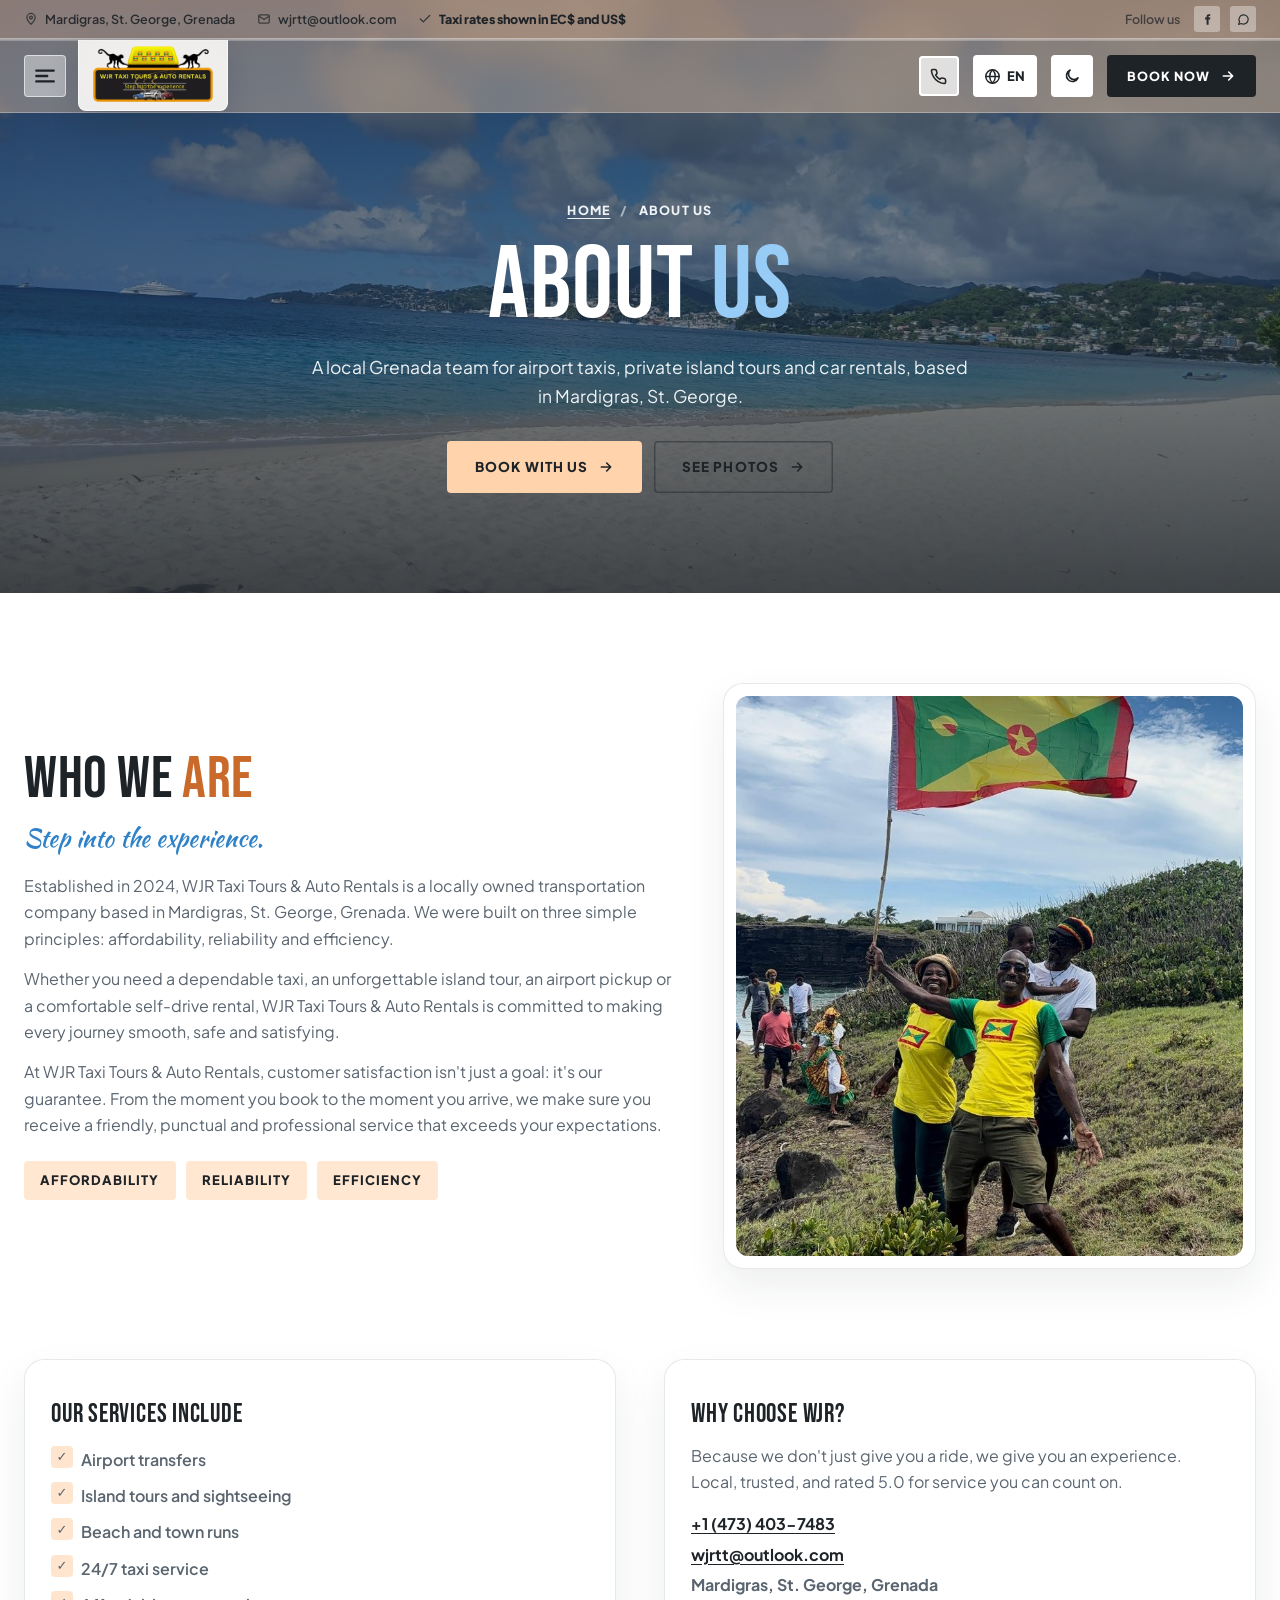
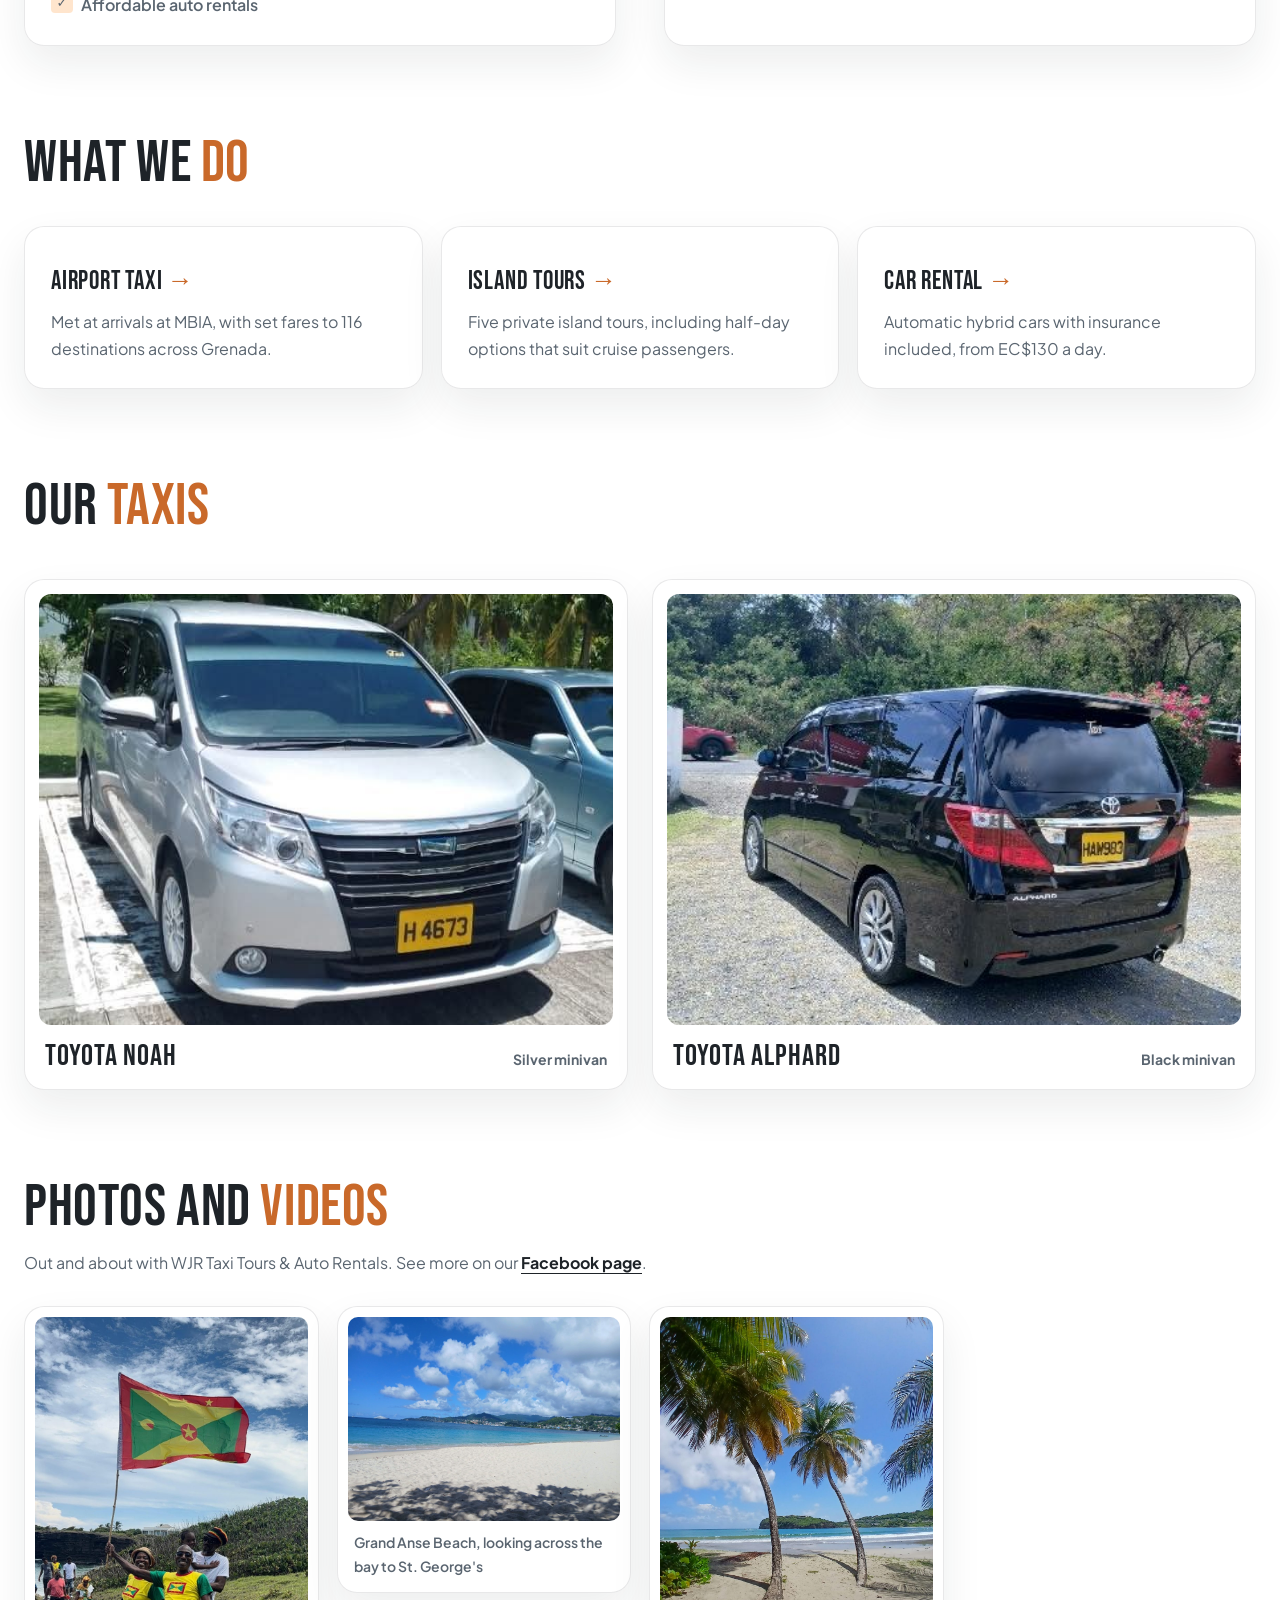
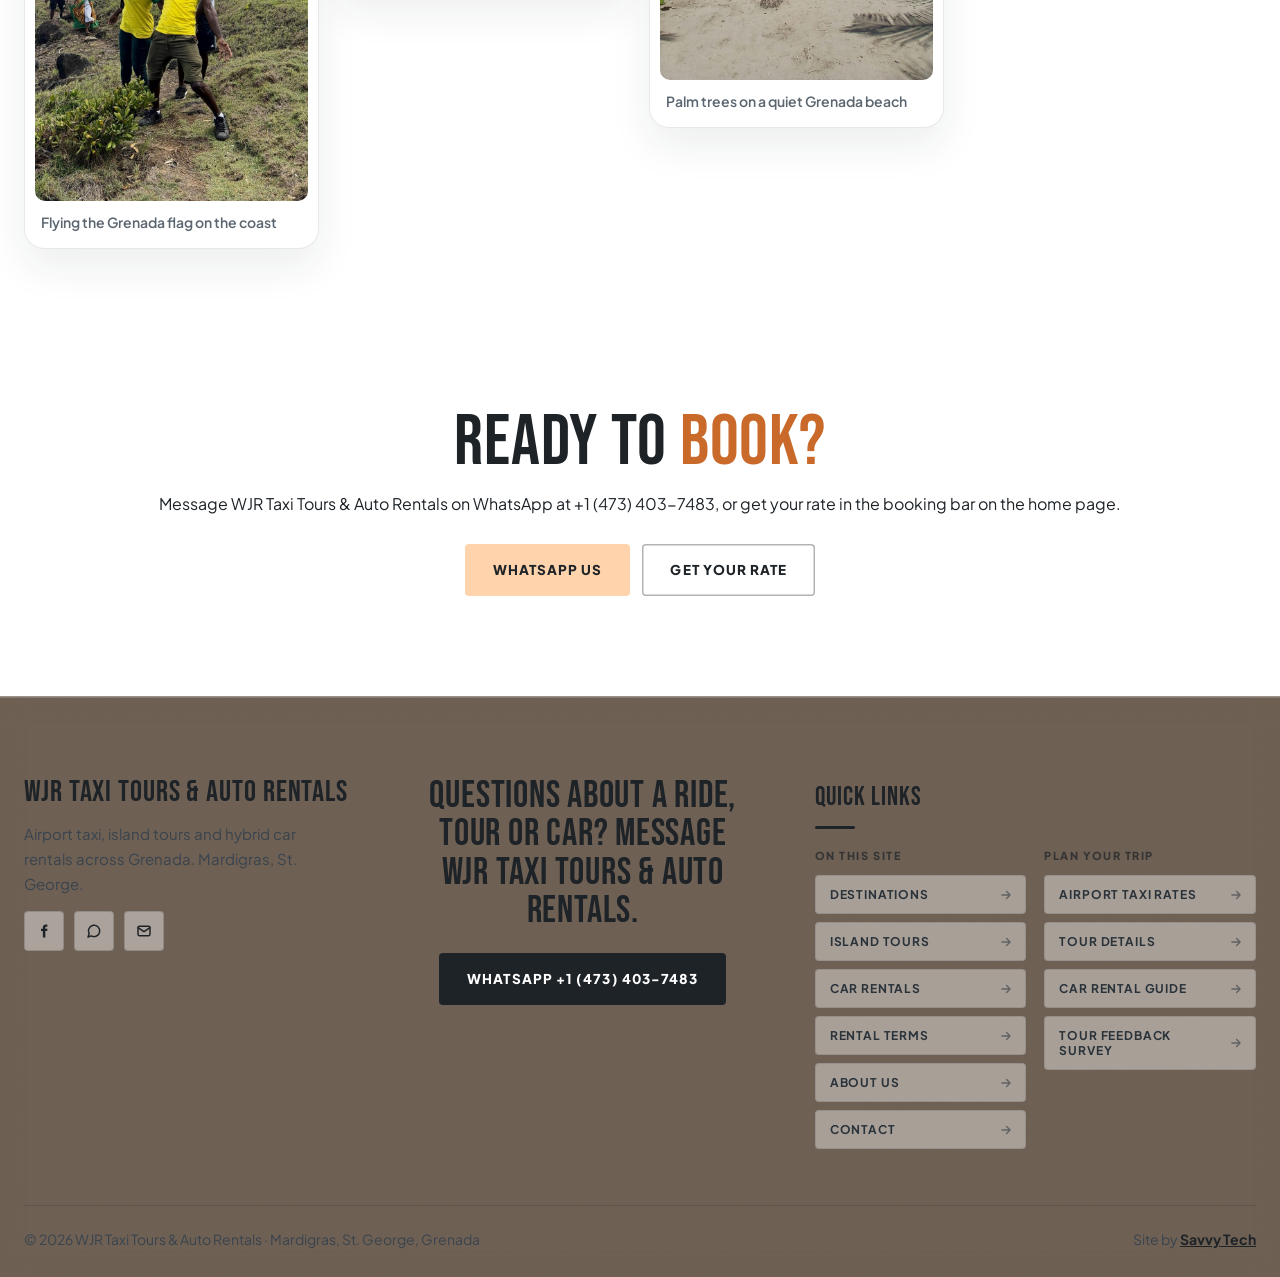
<file: about/index.html>
<!doctype html>
<html lang="en-GD" data-theme="light">
<head>
<meta charset="utf-8">
<base href="../">
<meta name="viewport" content="width=device-width, initial-scale=1, viewport-fit=cover">
<title>About Us | WJR Taxi Tours &amp; Auto Rentals, Grenada</title>
<meta name="description" content="Established in 2024, WJR Taxi Tours &amp; Auto Rentals is a locally owned taxi, island tour and car rental company in Mardigras, St. George, Grenada. Affordable, reliable and efficient.">
<meta name="keywords" content="Grenada taxi, Grenada airport taxi, Maurice Bishop International Airport taxi, MBIA taxi, Grenada airport transfer, Grenada island tours, private tour Grenada, car rental Grenada, hybrid car rental Grenada, taxi Grand Anse, St. George&#x27;s taxi, Grenada cruise port taxi, Mardigras St. George">
<link rel="canonical" href="https://projects473.github.io/wjrdemo2/about/">
<meta name="robots" content="index, follow, max-image-preview:large, max-snippet:-1">
<meta name="author" content="WJR Taxi Tours &amp; Auto Rentals">
<meta name="geo.region" content="GD-03">
<meta name="geo.placename" content="Mardigras, St. George, Grenada">
<meta name="geo.position" content="12.051823;-61.7259606">
<meta name="ICBM" content="12.051823, -61.7259606">
<meta name="format-detection" content="telephone=no">
<meta name="theme-color" content="#FFD3AC">
<link rel="icon" type="image/png" href="assets/favicon.png">
<link rel="apple-touch-icon" href="assets/apple-touch-icon.png">
<link rel="sitemap" type="application/xml" href="sitemap.xml">
<meta property="og:type" content="website">
<meta property="og:site_name" content="WJR Taxi Tours &amp; Auto Rentals">
<meta property="og:locale" content="en_US">
<meta property="og:title" content="About Us | WJR Taxi Tours &amp; Auto Rentals, Grenada">
<meta property="og:description" content="Established in 2024, WJR Taxi Tours &amp; Auto Rentals is a locally owned taxi, island tour and car rental company in Mardigras, St. George, Grenada. Affordable, reliable and efficient.">
<meta property="og:url" content="https://projects473.github.io/wjrdemo2/about/">
<meta property="og:image" content="https://projects473.github.io/wjrdemo2/assets/gallery/grenada-flag.jpg">
<meta property="og:image:alt" content="Flying the Grenada flag on the coast">
<meta name="twitter:card" content="summary_large_image">
<meta name="twitter:title" content="About Us | WJR Taxi Tours &amp; Auto Rentals, Grenada">
<meta name="twitter:description" content="Established in 2024, WJR Taxi Tours &amp; Auto Rentals is a locally owned taxi, island tour and car rental company in Mardigras, St. George, Grenada. Affordable, reliable and efficient.">
<meta name="twitter:image" content="https://projects473.github.io/wjrdemo2/assets/gallery/grenada-flag.jpg">
<script type="application/ld+json">
{
 "@context": "https://schema.org",
 "@graph": [
  {
   "@type": [
    "LocalBusiness",
    "TaxiService",
    "AutoRental"
   ],
   "@id": "https://projects473.github.io/wjrdemo2/#business",
   "name": "WJR Taxi Tours & Auto Rentals",
   "alternateName": "WJRTT",
   "slogan": "Step into the experience",
   "foundingDate": "2024",
   "openingHoursSpecification": {
    "@type": "OpeningHoursSpecification",
    "dayOfWeek": [
     "Monday",
     "Tuesday",
     "Wednesday",
     "Thursday",
     "Friday",
     "Saturday",
     "Sunday"
    ],
    "opens": "00:00",
    "closes": "23:59"
   },
   "description": "Grenada airport taxi from Maurice Bishop International Airport, cruise port pickups, private island tours and automatic hybrid car rentals, with rates in EC$ and US$.",
   "url": "https://projects473.github.io/wjrdemo2/",
   "logo": "https://projects473.github.io/wjrdemo2/assets/wjr-logo.png",
   "image": [
    "https://projects473.github.io/wjrdemo2/assets/st-georges.jpg",
    "https://projects473.github.io/wjrdemo2/assets/tower-estate.jpg"
   ],
   "telephone": "+1-473-403-7483",
   "email": "wjrtt@outlook.com",
   "currenciesAccepted": "XCD, USD",
   "priceRange": "EC$30 to EC$650",
   "address": {
    "@type": "PostalAddress",
    "addressLocality": "Mardigras",
    "addressRegion": "St. George",
    "addressCountry": "GD"
   },
   "geo": {
    "@type": "GeoCoordinates",
    "latitude": 12.051823,
    "longitude": -61.7259606
   },
   "hasMap": "https://maps.app.goo.gl/k7Sct81pZx5L4zoy9",
   "sameAs": [
    "https://www.facebook.com/WJRTaxiTours/"
   ],
   "areaServed": [
    {
     "@type": "Country",
     "name": "Grenada"
    },
    {
     "@type": "Airport",
     "name": "Maurice Bishop International Airport",
     "iataCode": "GND"
    }
   ],
   "contactPoint": {
    "@type": "ContactPoint",
    "telephone": "+1-473-403-7483",
    "contactType": "reservations",
    "availableLanguage": [
     "English"
    ]
   },
   "hasOfferCatalog": {
    "@type": "OfferCatalog",
    "name": "Taxi, tours and car rentals",
    "itemListElement": [
     {
      "@type": "Offer",
      "itemOffered": {
       "@type": "TaxiService",
       "name": "Grenada airport taxi and transfers",
       "url": "https://projects473.github.io/wjrdemo2/grenada-airport-taxi/"
      }
     },
     {
      "@type": "Offer",
      "itemOffered": {
       "@type": "TouristTrip",
       "name": "Private Grenada island tours",
       "url": "https://projects473.github.io/wjrdemo2/grenada-island-tours/"
      }
     },
     {
      "@type": "Offer",
      "itemOffered": {
       "@type": "Service",
       "serviceType": "Car rental",
       "name": "Automatic hybrid car rental in Grenada",
       "url": "https://projects473.github.io/wjrdemo2/grenada-car-rental/"
      }
     }
    ]
   }
  },
  {
   "@type": "WebSite",
   "@id": "https://projects473.github.io/wjrdemo2/#website",
   "url": "https://projects473.github.io/wjrdemo2/",
   "name": "WJR Taxi Tours & Auto Rentals",
   "inLanguage": "en",
   "publisher": {
    "@id": "https://projects473.github.io/wjrdemo2/#business"
   }
  },
  {
   "@type": [
    "WebPage",
    "AboutPage"
   ],
   "@id": "https://projects473.github.io/wjrdemo2/about/#webpage",
   "url": "https://projects473.github.io/wjrdemo2/about/",
   "name": "About Us | WJR Taxi Tours & Auto Rentals, Grenada",
   "description": "Established in 2024, WJR Taxi Tours & Auto Rentals is a locally owned taxi, island tour and car rental company in Mardigras, St. George, Grenada. Affordable, reliable and efficient.",
   "isPartOf": {
    "@id": "https://projects473.github.io/wjrdemo2/#website"
   },
   "about": {
    "@id": "https://projects473.github.io/wjrdemo2/#business"
   },
   "inLanguage": "en",
   "dateModified": "2026-11-03",
   "breadcrumb": {
    "@id": "https://projects473.github.io/wjrdemo2/about/#breadcrumb"
   }
  },
  {
   "@type": "BreadcrumbList",
   "@id": "https://projects473.github.io/wjrdemo2/about/#breadcrumb",
   "itemListElement": [
    {
     "@type": "ListItem",
     "position": 1,
     "name": "Home",
     "item": "https://projects473.github.io/wjrdemo2/"
    },
    {
     "@type": "ListItem",
     "position": 2,
     "name": "About us",
     "item": "https://projects473.github.io/wjrdemo2/about/"
    }
   ]
  },
  {
   "@type": "ImageGallery",
   "@id": "https://projects473.github.io/wjrdemo2/about/#photos",
   "name": "Photos and videos",
   "associatedMedia": [
    {
     "@type": "ImageObject",
     "contentUrl": "https://projects473.github.io/wjrdemo2/assets/gallery/grenada-flag.jpg",
     "caption": "Flying the Grenada flag on the coast"
    },
    {
     "@type": "ImageObject",
     "contentUrl": "https://projects473.github.io/wjrdemo2/assets/gallery/grand-anse-beach.jpg",
     "caption": "Grand Anse Beach, looking across the bay to St. George's"
    },
    {
     "@type": "ImageObject",
     "contentUrl": "https://projects473.github.io/wjrdemo2/assets/gallery/beach-palms.jpg",
     "caption": "Palm trees on a quiet Grenada beach"
    }
   ]
  }
 ]
}
</script>
<link rel="preconnect" href="https://fonts.googleapis.com">
<link rel="preconnect" href="https://fonts.gstatic.com" crossorigin>
<link href="https://fonts.googleapis.com/css2?family=Bebas+Neue&family=Kaushan+Script&family=Plus+Jakarta+Sans:wght@400;500;600;700;800&display=swap" rel="stylesheet">
<link rel="stylesheet" href="css/styles.css?v=202611251100">
<script>(function(){var t=null;try{t=new URLSearchParams(location.search).get('theme')||localStorage.getItem('wjr-theme')}catch(e){}if(t==='dark')document.documentElement.removeAttribute('data-theme');var d=document.documentElement;if('IntersectionObserver' in window){d.classList.add('js-rv');setTimeout(function(){d.classList.add('rv-all')},5000)}})();</script>
</head>
<body>
<header class="nav" id="nav">
  <div class="topstrip">
    <div class="wrap">
      <div class="ts-l">
        <span><svg width="14" height="14" viewBox="0 0 24 24" fill="none" stroke="currentColor" stroke-width="2.2" stroke-linecap="round" stroke-linejoin="round"><path d="M12 21s-7-6.2-7-11.5a7 7 0 0 1 14 0C19 14.8 12 21 12 21z"/><circle cx="12" cy="9.5" r="2.5"/></svg>Mardigras, St. George, Grenada</span>
        <a href="mailto:wjrtt@outlook.com"><svg width="14" height="14" viewBox="0 0 24 24" fill="none" stroke="currentColor" stroke-width="2.2" stroke-linecap="round" stroke-linejoin="round"><rect x="3" y="5" width="18" height="14" rx="2"/><path d="m3 7 9 6 9-6"/></svg>wjrtt@outlook.com</a>
        <span class="ts-hl"><svg width="14" height="14" viewBox="0 0 24 24" fill="none" stroke="currentColor" stroke-width="2.2" stroke-linecap="round" stroke-linejoin="round"><path d="M20 6 9 17l-5-5"/></svg>Taxi rates shown in EC$ and US$</span>
      </div>
      <div class="ts-r">
        <span>Follow us</span>
        <a href="https://www.facebook.com/WJRTaxiTours/" target="_blank" rel="noopener" aria-label="WJR Taxi Tours &amp; Auto Rentals on Facebook"><svg width="13" height="13" viewBox="0 0 24 24" fill="currentColor"><path d="M14 8.5V6.8c0-.8.2-1.3 1.4-1.3H17V2.3c-.3 0-1.3-.1-2.5-.1-2.5 0-4.2 1.5-4.2 4.3v2H7.5V12h2.8v9.8H14V12h2.8l.4-3.5z"/></svg></a>
        <a href="https://wa.me/14734037483" target="_blank" rel="noopener" aria-label="WhatsApp"><svg width="13" height="13" viewBox="0 0 24 24" fill="none" stroke="currentColor" stroke-width="2.2" stroke-linecap="round" stroke-linejoin="round"><path d="M3 21l1.7-5A8.5 8.5 0 1 1 8 19.3L3 21z"/></svg></a>
      </div>
    </div>
  </div>
  <div class="bar">
    <div class="wrap">
    <button class="menu-btn" type="button" aria-label="Open menu" aria-expanded="false" aria-controls="navlinks" id="menuBtn"><svg width="26" height="26" viewBox="0 0 24 24" fill="none" stroke="currentColor" stroke-width="2.2" stroke-linecap="round"><path d="M4 7h16M4 12h10M4 17h16"/></svg></button>
    <nav class="nav-links" id="navlinks" aria-label="Main">
      <a href="#destinations"><svg width="15" height="15" viewBox="0 0 24 24" fill="none" stroke="currentColor" stroke-width="2.2" stroke-linecap="round" stroke-linejoin="round"><path d="M12 21s-7-6.2-7-11.5a7 7 0 0 1 14 0C19 14.8 12 21 12 21z"/><circle cx="12" cy="9.5" r="2.5"/></svg><span>Destinations</span></a>
      <a href="#tours"><svg width="15" height="15" viewBox="0 0 24 24" fill="none" stroke="currentColor" stroke-width="2.2" stroke-linecap="round" stroke-linejoin="round"><path d="M12 22c0-6 1-10 3-13"/><path d="M15 9c-2-3-6-3-9-1 3 0 5 1 7 3M15 9c1-3 5-4 8-2-3 0-5 1-6 3M15 9c0-3-2-5-5-6 1 2 2 4 2 6"/></svg><span>Tours</span></a>
      <a href="#rentals"><svg width="15" height="15" viewBox="0 0 24 24" fill="none" stroke="currentColor" stroke-width="2.2" stroke-linecap="round" stroke-linejoin="round"><circle cx="8" cy="15" r="4"/><path d="m10.8 12.2 8.2-8.2M17 6l2 2M15 8l2 2"/></svg><span>Rentals</span></a>
      <a href="#contact"><svg width="15" height="15" viewBox="0 0 24 24" fill="none" stroke="currentColor" stroke-width="2.2" stroke-linecap="round" stroke-linejoin="round"><path d="M3 21l1.7-5A8.5 8.5 0 1 1 8 19.3L3 21z"/></svg><span>Contact</span></a>
      <a href="about/"><svg width="15" height="15" viewBox="0 0 24 24" fill="none" stroke="currentColor" stroke-width="2.2" stroke-linecap="round" stroke-linejoin="round"><circle cx="12" cy="8" r="4"/><path d="M4 21a8 8 0 0 1 16 0"/></svg><span>About</span></a>
    </nav>
    <a class="brand" href="#top" aria-label="WJR Taxi Tours and Auto Rentals, home"><img src="assets/wjr-logo-sm.png" alt="WJR Taxi Tours &amp; Auto Rentals logo" width="300" height="140"></a>
    <div class="nav-r">
      <a class="nav-call" href="tel:+14734037483"><i><svg width="17" height="17" viewBox="0 0 24 24" fill="none" stroke="currentColor" stroke-width="2.2" stroke-linecap="round" stroke-linejoin="round"><path d="M22 16.9v3a2 2 0 0 1-2.2 2 19.8 19.8 0 0 1-8.6-3.1 19.5 19.5 0 0 1-6-6A19.8 19.8 0 0 1 2.1 4.2 2 2 0 0 1 4.1 2h3a2 2 0 0 1 2 1.7c.1 1 .4 1.9.7 2.8a2 2 0 0 1-.5 2.1L8 9.9a16 16 0 0 0 6 6l1.3-1.3a2 2 0 0 1 2.1-.4c.9.3 1.8.6 2.8.7a2 2 0 0 1 1.7 2z"/></svg></i><span><small>Call or WhatsApp</small><b>+1 (473) 403-7483</b></span></a>
      <div class="lang notranslate" translate="no"><button class="lang-btn" type="button" id="langBtn" aria-haspopup="true" aria-expanded="false" aria-controls="langMenu" aria-label="Choose language" title="Translate this page"><svg width="17" height="17" viewBox="0 0 24 24" fill="none" stroke="currentColor" stroke-width="2" stroke-linecap="round" stroke-linejoin="round" aria-hidden="true"><circle cx="12" cy="12" r="9.5"/><path d="M2.5 12h19M12 2.5c2.6 2.6 4 6 4 9.5s-1.4 6.9-4 9.5c-2.6-2.6-4-6-4-9.5s1.4-6.9 4-9.5z"/></svg><span id="langCode">EN</span></button><ul class="lang-menu" id="langMenu" role="menu" hidden><li><button type="button" role="menuitemradio" data-lang="en" lang="en">English</button></li><li><button type="button" role="menuitemradio" data-lang="es" lang="es">Español</button></li><li><button type="button" role="menuitemradio" data-lang="fr" lang="fr">Français</button></li><li><button type="button" role="menuitemradio" data-lang="de" lang="de">Deutsch</button></li><li><button type="button" role="menuitemradio" data-lang="it" lang="it">Italiano</button></li><li><button type="button" role="menuitemradio" data-lang="pt" lang="pt">Português</button></li><li><button type="button" role="menuitemradio" data-lang="nl" lang="nl">Nederlands</button></li><li><button type="button" role="menuitemradio" data-lang="zh-CN" lang="zh-CN">中文</button></li></ul></div>
      <button class="theme-btn" type="button" id="themeBtn" aria-label="Switch to the white version" title="Switch between the charcoal and white versions"><svg class="moon" width="18" height="18" viewBox="0 0 24 24" fill="none" stroke="currentColor" stroke-width="2.2" stroke-linecap="round" stroke-linejoin="round"><circle cx="12" cy="12" r="4.5"/><path d="M12 2v2.5M12 19.5V22M2 12h2.5M19.5 12H22M4.9 4.9l1.8 1.8M17.3 17.3l1.8 1.8M4.9 19.1l1.8-1.8M17.3 6.7l1.8-1.8"/></svg><svg class="sun" width="18" height="18" viewBox="0 0 24 24" fill="none" stroke="currentColor" stroke-width="2.2" stroke-linecap="round" stroke-linejoin="round"><path d="M20 14.5A8 8 0 1 1 9.5 4a6.5 6.5 0 0 0 10.5 10.5z"/></svg></button>
      <a class="btn btn-dark btn-sm book-btn" href="#book">Book now <svg width="16" height="16" viewBox="0 0 24 24" fill="none" stroke="currentColor" stroke-width="2.4" stroke-linecap="round" stroke-linejoin="round"><path d="M5 12h14M13 6l6 6-6 6"/></svg></a>
    </div>
    </div>
  </div>
</header>

<main id="top">
  <section class="page-hero">
    <div class="bgimg" style="background-image:url('assets/gallery/grand-anse-beach.jpg')" aria-hidden="true" data-edit="b1"></div>
    <div class="wrap">
      <nav class="crumbs" aria-label="Breadcrumb"><ol><li><a href="./">Home</a></li><li aria-current="page">About us</li></ol></nav>
      <h1 data-edit="t1">About <span>us</span></h1>
      <p class="intro" data-edit="t2">A local Grenada team for airport taxis, private island tours and car rentals, based in Mardigras, St. George.</p>
      <div class="ctas"><a class="btn" href="./#book">Book with us <svg width="16" height="16" viewBox="0 0 24 24" fill="none" stroke="currentColor" stroke-width="2.4" stroke-linecap="round" stroke-linejoin="round" aria-hidden="true"><path d="M5 12h14M13 6l6 6-6 6"/></svg></a><a class="btn btn-ghost" href="about/#photos">See photos <svg width="16" height="16" viewBox="0 0 24 24" fill="none" stroke="currentColor" stroke-width="2.4" stroke-linecap="round" stroke-linejoin="round" aria-hidden="true"><path d="M5 12h14M13 6l6 6-6 6"/></svg></a></div>
    </div>
  </section>

  <section class="page-sec">
    <div class="wrap about-grid">
      <div>
        <h2 class="h2" data-edit="t3">Who we <span class="sky">are</span></h2>
        <p class="about-slogan" data-edit="t4">Step into the experience.</p>
        <p class="sub" data-edit="t5">Established in 2024, WJR Taxi Tours &amp; Auto Rentals is a locally owned transportation company based in Mardigras, St. George, Grenada. We were built on three simple principles: affordability, reliability and efficiency.</p>
        <p class="sub" data-edit="t6">Whether you need a dependable taxi, an unforgettable island tour, an airport pickup or a comfortable self-drive rental, WJR Taxi Tours &amp; Auto Rentals is committed to making every journey smooth, safe and satisfying.</p>
        <p class="sub" data-edit="t7">At WJR Taxi Tours &amp; Auto Rentals, customer satisfaction isn&#39;t just a goal: it&#39;s our guarantee. From the moment you book to the moment you arrive, we make sure you receive a friendly, punctual and professional service that exceeds your expectations.</p>
        <div class="principles"><span>Affordability</span><span>Reliability</span><span>Efficiency</span></div>
      </div>
      <figure class="about-photo glass"><img src="assets/gallery/grenada-flag.jpg" alt="Flying the Grenada flag on the coast" loading="eager" data-edit="i1"></figure>
    </div>
  </section>
  <section class="page-sec">
    <div class="wrap about-grid two-col">
      <div class="feature glass">
        <h3 data-edit="t8">Our services include</h3>
        <ul class="ticks"><li data-edit="t9">Airport transfers</li><li data-edit="t10">Island tours and sightseeing</li><li data-edit="t11">Beach and town runs</li><li data-edit="t12">24/7 taxi service</li><li data-edit="t13">Affordable auto rentals</li></ul>
      </div>
      <div class="feature glass">
        <h3 data-edit="t14">Why choose WJR?</h3>
        <p data-edit="t15">Because we don&#39;t just give you a ride, we give you an experience. Local, trusted, and rated 5.0 for service you can count on.</p>
        <p class="contact-lines" data-edit="t16"><a href="tel:+14734037483">+1 (473) 403-7483</a><a href="mailto:wjrtt@outlook.com">wjrtt@outlook.com</a><span>Mardigras, St. George, Grenada</span></p>
      </div>
    </div>
  </section>
  <section class="page-sec">
    <div class="wrap">
      <h2 class="h2" data-edit="t17">What we <span class="sky">do</span></h2>
      <div class="feature-grid three">
        <a class="feature glass link-card" href="grenada-airport-taxi/"><h3 data-edit="t18">Airport taxi</h3><p data-edit="t19">Met at arrivals at MBIA, with set fares to 116 destinations across Grenada.</p></a>
        <a class="feature glass link-card" href="grenada-island-tours/"><h3 data-edit="t20">Island tours</h3><p data-edit="t21">Five private island tours, including half-day options that suit cruise passengers.</p></a>
        <a class="feature glass link-card" href="grenada-car-rental/"><h3 data-edit="t22">Car rental</h3><p data-edit="t23">Automatic hybrid cars with insurance included, from EC$130 a day.</p></a>
      </div>
    </div>
  </section>
  <section class="page-sec">
    <div class="wrap">
      <h2 class="h2" data-edit="t24">Our <span class="sky">taxis</span></h2>
      <div class="fleet">
        <figure class="fleet-card glass"><img src="assets/taxi-noah.jpg" alt="Silver Toyota Noah taxi minivan from WJR Taxi Tours &amp; Auto Rentals" loading="lazy" data-edit="i2"><figcaption data-edit="t25"><b>Toyota Noah</b><span>Silver minivan</span></figcaption></figure>
        <figure class="fleet-card glass"><img src="assets/taxi-alphard.jpg" alt="Black Toyota Alphard taxi minivan from WJR Taxi Tours &amp; Auto Rentals" loading="lazy" data-edit="i3"><figcaption data-edit="t26"><b>Toyota Alphard</b><span>Black minivan</span></figcaption></figure>
      </div>
      
    </div>
  </section>
  <section class="page-sec" id="photos">
    <div class="wrap">
      <h2 class="h2" data-edit="t27">Photos and <span class="sky">videos</span></h2>
      <p class="sub" data-edit="t28">Out and about with WJR Taxi Tours &amp; Auto Rentals. See more on our <a class="inline-link" href="https://www.facebook.com/WJRTaxiTours/" target="_blank" rel="noopener">Facebook page</a>.</p>
      <div class="gal-grid" id="galleryGrid" data-src="data/gallery.json"><figure class="gal-item glass"><button type="button" class="gal-open" aria-label="View larger: Flying the Grenada flag on the coast"><img src="assets/gallery/grenada-flag.jpg" alt="Flying the Grenada flag on the coast" loading="lazy"></button><figcaption>Flying the Grenada flag on the coast</figcaption></figure><figure class="gal-item glass"><button type="button" class="gal-open" aria-label="View larger: Grand Anse Beach, looking across the bay to St. George&#x27;s"><img src="assets/gallery/grand-anse-beach.jpg" alt="Grand Anse Beach, looking across the bay to St. George&#x27;s" loading="lazy"></button><figcaption>Grand Anse Beach, looking across the bay to St. George&#x27;s</figcaption></figure><figure class="gal-item glass"><button type="button" class="gal-open" aria-label="View larger: Palm trees on a quiet Grenada beach"><img src="assets/gallery/beach-palms.jpg" alt="Palm trees on a quiet Grenada beach" loading="lazy"></button><figcaption>Palm trees on a quiet Grenada beach</figcaption></figure></div>
    </div>
  </section>
  <dialog class="lightbox" id="lightbox" aria-label="Photo"><button type="button" class="lb-close" aria-label="Close">&times;</button><img alt="" data-edit="i4"><p></p></dialog>

  <section class="cta-band">
    <div class="wrap">
      <h2 class="h2" data-edit="t29">Ready to <span class="sky">book?</span></h2>
      <p class="sub" style="margin:14px auto 0" data-edit="t30">Message WJR Taxi Tours &amp; Auto Rentals on WhatsApp at +1 (473) 403-7483, or get your rate in the booking bar on the home page.</p>
      <div class="ctas"><a class="btn" href="https://wa.me/14734037483?text=Hello%20WJR%20Taxi%20Tours%20%26%20Auto%20Rentals%2C%20I%20would%20like%20to%20make%20a%20booking." target="_blank" rel="noopener">WhatsApp us</a><a class="btn btn-ghost" href="./#book">Get your rate</a></div>
    </div>
  </section>
</main>

<footer>
  <div class="f-bg" aria-hidden="true"></div>
  <div class="f-glass">
  <div class="wrap">
    <div class="f-grid">
      <div class="f-brand">
        <h4 class="f-name notranslate" translate="no" data-edit="t31">WJR Taxi Tours &amp; Auto Rentals</h4>
        <p data-edit="t32">Airport taxi, island tours and hybrid car rentals across Grenada. Mardigras, St. George.</p>
        <div class="socials">
          <a href="https://www.facebook.com/WJRTaxiTours/" target="_blank" rel="noopener" aria-label="Facebook"><svg width="16" height="16" viewBox="0 0 24 24" fill="currentColor"><path d="M14 8.5V6.8c0-.8.2-1.3 1.4-1.3H17V2.3c-.3 0-1.3-.1-2.5-.1-2.5 0-4.2 1.5-4.2 4.3v2H7.5V12h2.8v9.8H14V12h2.8l.4-3.5z"/></svg></a>
          <a href="https://wa.me/14734037483" target="_blank" rel="noopener" aria-label="WhatsApp"><svg width="16" height="16" viewBox="0 0 24 24" fill="none" stroke="currentColor" stroke-width="2.2" stroke-linecap="round" stroke-linejoin="round"><path d="M3 21l1.7-5A8.5 8.5 0 1 1 8 19.3L3 21z"/></svg></a>
          <a href="mailto:wjrtt@outlook.com" aria-label="Email"><svg width="16" height="16" viewBox="0 0 24 24" fill="none" stroke="currentColor" stroke-width="2.2" stroke-linecap="round" stroke-linejoin="round"><rect x="3" y="5" width="18" height="14" rx="2"/><path d="m3 7 9 6 9-6"/></svg></a>
        </div>
      </div>
      <div class="f-mid">
        <h3 data-edit="t33">Questions about a ride,<br>tour or car? Message<br>WJR Taxi Tours &amp; Auto Rentals.</h3>
        <a class="btn" href="https://wa.me/14734037483" target="_blank" rel="noopener">WhatsApp +1 (473) 403-7483</a>
      </div>
      <div class="f-col f-links">
        <h4 data-edit="t34">Quick links</h4>
        <div class="ql-grid">
          <nav aria-label="On this site"><p class="ql-h">On this site</p><ul><li><a href="#destinations"><span>Destinations</span><svg width="14" height="14" viewBox="0 0 24 24" fill="none" stroke="currentColor" stroke-width="2.4" stroke-linecap="round" stroke-linejoin="round" aria-hidden="true"><path d="M5 12h14M13 6l6 6-6 6"/></svg></a></li><li><a href="#tours"><span>Island tours</span><svg width="14" height="14" viewBox="0 0 24 24" fill="none" stroke="currentColor" stroke-width="2.4" stroke-linecap="round" stroke-linejoin="round" aria-hidden="true"><path d="M5 12h14M13 6l6 6-6 6"/></svg></a></li><li><a href="#rentals"><span>Car rentals</span><svg width="14" height="14" viewBox="0 0 24 24" fill="none" stroke="currentColor" stroke-width="2.4" stroke-linecap="round" stroke-linejoin="round" aria-hidden="true"><path d="M5 12h14M13 6l6 6-6 6"/></svg></a></li><li><a href="#faq"><span>Rental terms</span><svg width="14" height="14" viewBox="0 0 24 24" fill="none" stroke="currentColor" stroke-width="2.4" stroke-linecap="round" stroke-linejoin="round" aria-hidden="true"><path d="M5 12h14M13 6l6 6-6 6"/></svg></a></li><li><a href="about/"><span>About us</span><svg width="14" height="14" viewBox="0 0 24 24" fill="none" stroke="currentColor" stroke-width="2.4" stroke-linecap="round" stroke-linejoin="round" aria-hidden="true"><path d="M5 12h14M13 6l6 6-6 6"/></svg></a></li><li><a href="#contact"><span>Contact</span><svg width="14" height="14" viewBox="0 0 24 24" fill="none" stroke="currentColor" stroke-width="2.4" stroke-linecap="round" stroke-linejoin="round" aria-hidden="true"><path d="M5 12h14M13 6l6 6-6 6"/></svg></a></li></ul></nav>
          <nav aria-label="Plan your trip"><p class="ql-h">Plan your trip</p><ul><li><a href="grenada-airport-taxi/"><span>Airport taxi rates</span><svg width="14" height="14" viewBox="0 0 24 24" fill="none" stroke="currentColor" stroke-width="2.4" stroke-linecap="round" stroke-linejoin="round" aria-hidden="true"><path d="M5 12h14M13 6l6 6-6 6"/></svg></a></li><li><a href="grenada-island-tours/"><span>Tour details</span><svg width="14" height="14" viewBox="0 0 24 24" fill="none" stroke="currentColor" stroke-width="2.4" stroke-linecap="round" stroke-linejoin="round" aria-hidden="true"><path d="M5 12h14M13 6l6 6-6 6"/></svg></a></li><li><a href="grenada-car-rental/"><span>Car rental guide</span><svg width="14" height="14" viewBox="0 0 24 24" fill="none" stroke="currentColor" stroke-width="2.4" stroke-linecap="round" stroke-linejoin="round" aria-hidden="true"><path d="M5 12h14M13 6l6 6-6 6"/></svg></a></li><li><a href="https://forms.office.com/r/e2x5VSHUy5" target="_blank" rel="noopener"><span>Tour feedback survey</span><svg width="14" height="14" viewBox="0 0 24 24" fill="none" stroke="currentColor" stroke-width="2.4" stroke-linecap="round" stroke-linejoin="round" aria-hidden="true"><path d="M5 12h14M13 6l6 6-6 6"/></svg></a></li></ul></nav>
        </div>
      </div>
    </div>
    <div class="f-bottom">
      <span>© 2026 WJR Taxi Tours &amp; Auto Rentals · Mardigras, St. George, Grenada</span>
      <span>Site by <a href="https://ghosten22.github.io/savvy-tech/">Savvy Tech</a></span>
    </div>
  </div>
  </div>
</footer>

<div class="mbar">
  <a class="btn btn-dark" href="#book">Book now</a>
  <a class="btn btn-peach wa" href="https://wa.me/14734037483" target="_blank" rel="noopener" aria-label="Chat on WhatsApp"><svg width="22" height="22" viewBox="0 0 24 24" fill="none" stroke="currentColor" stroke-width="2" stroke-linecap="round" stroke-linejoin="round"><path d="M3 21l1.7-5A8.5 8.5 0 1 1 8 19.3L3 21z"/></svg></a>
</div>
<script src="js/pages.js?v=202611251100"></script>
</body>
</html>
</file>
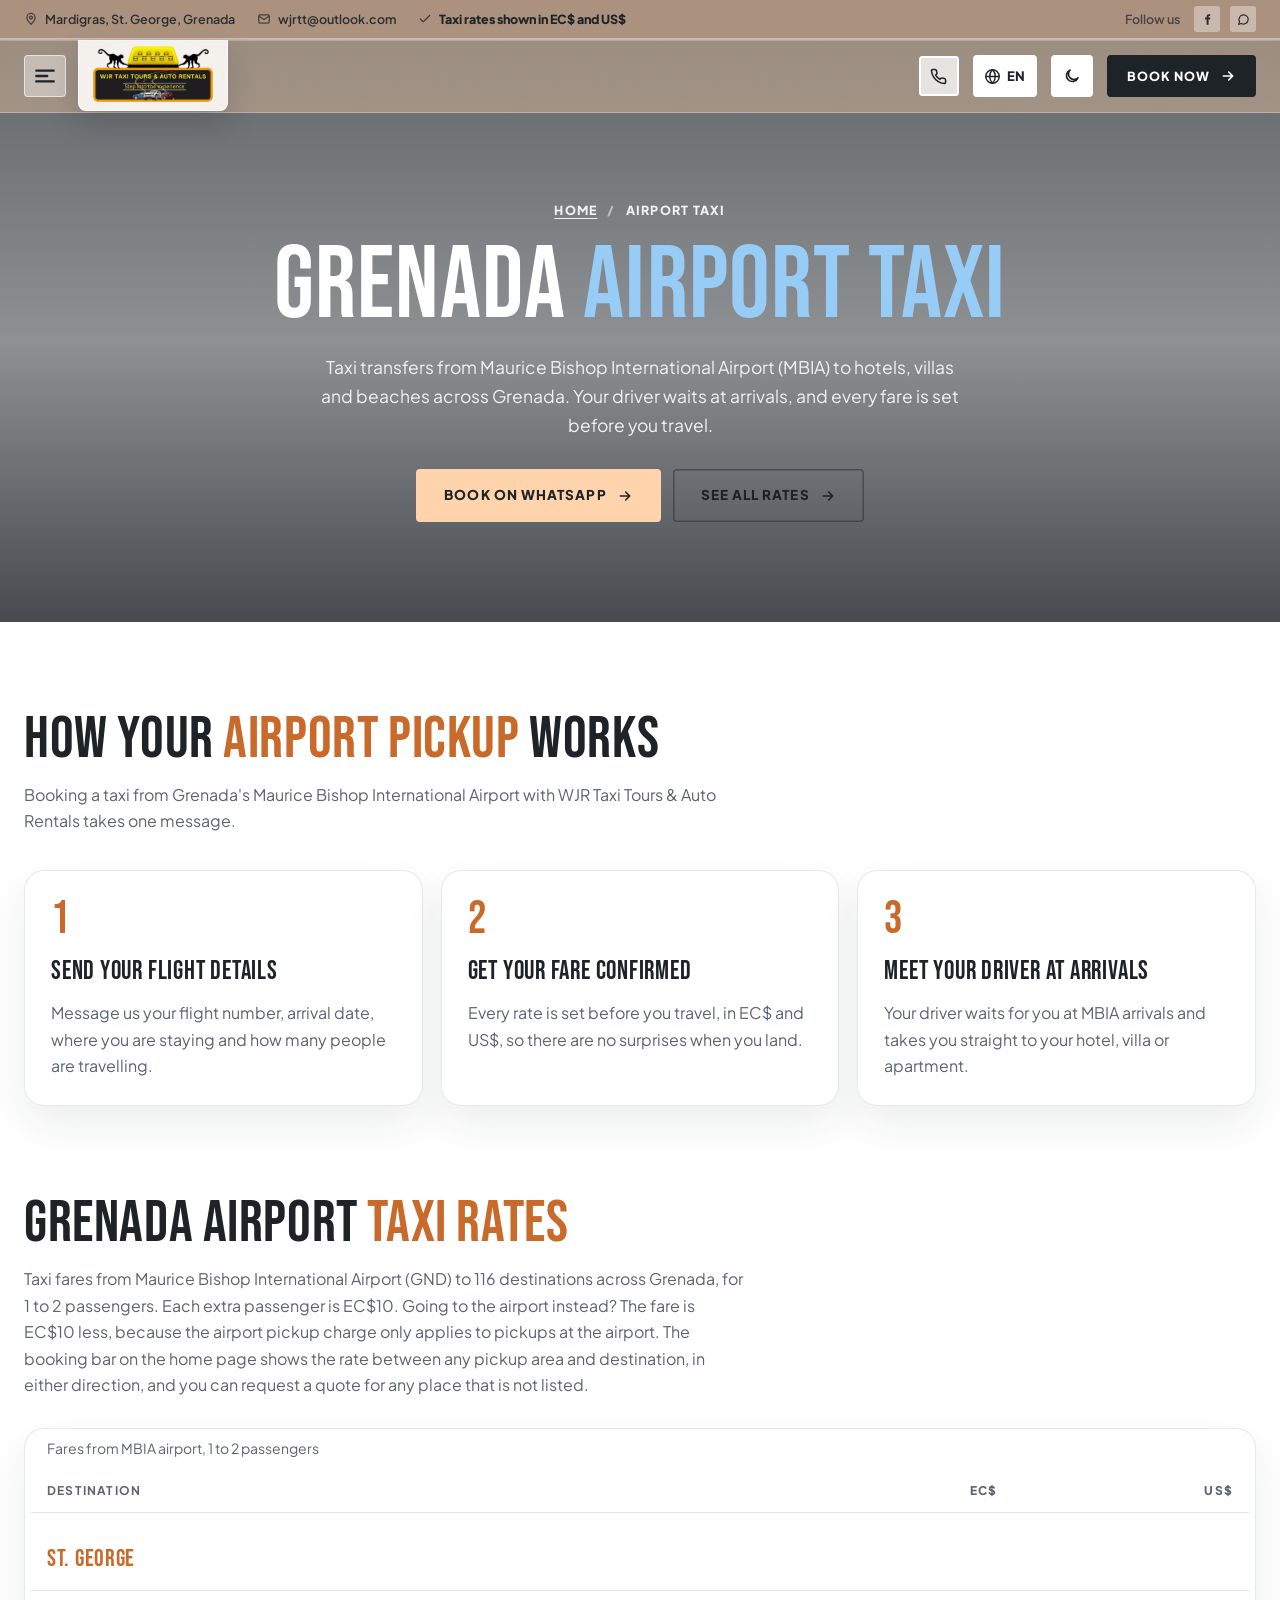
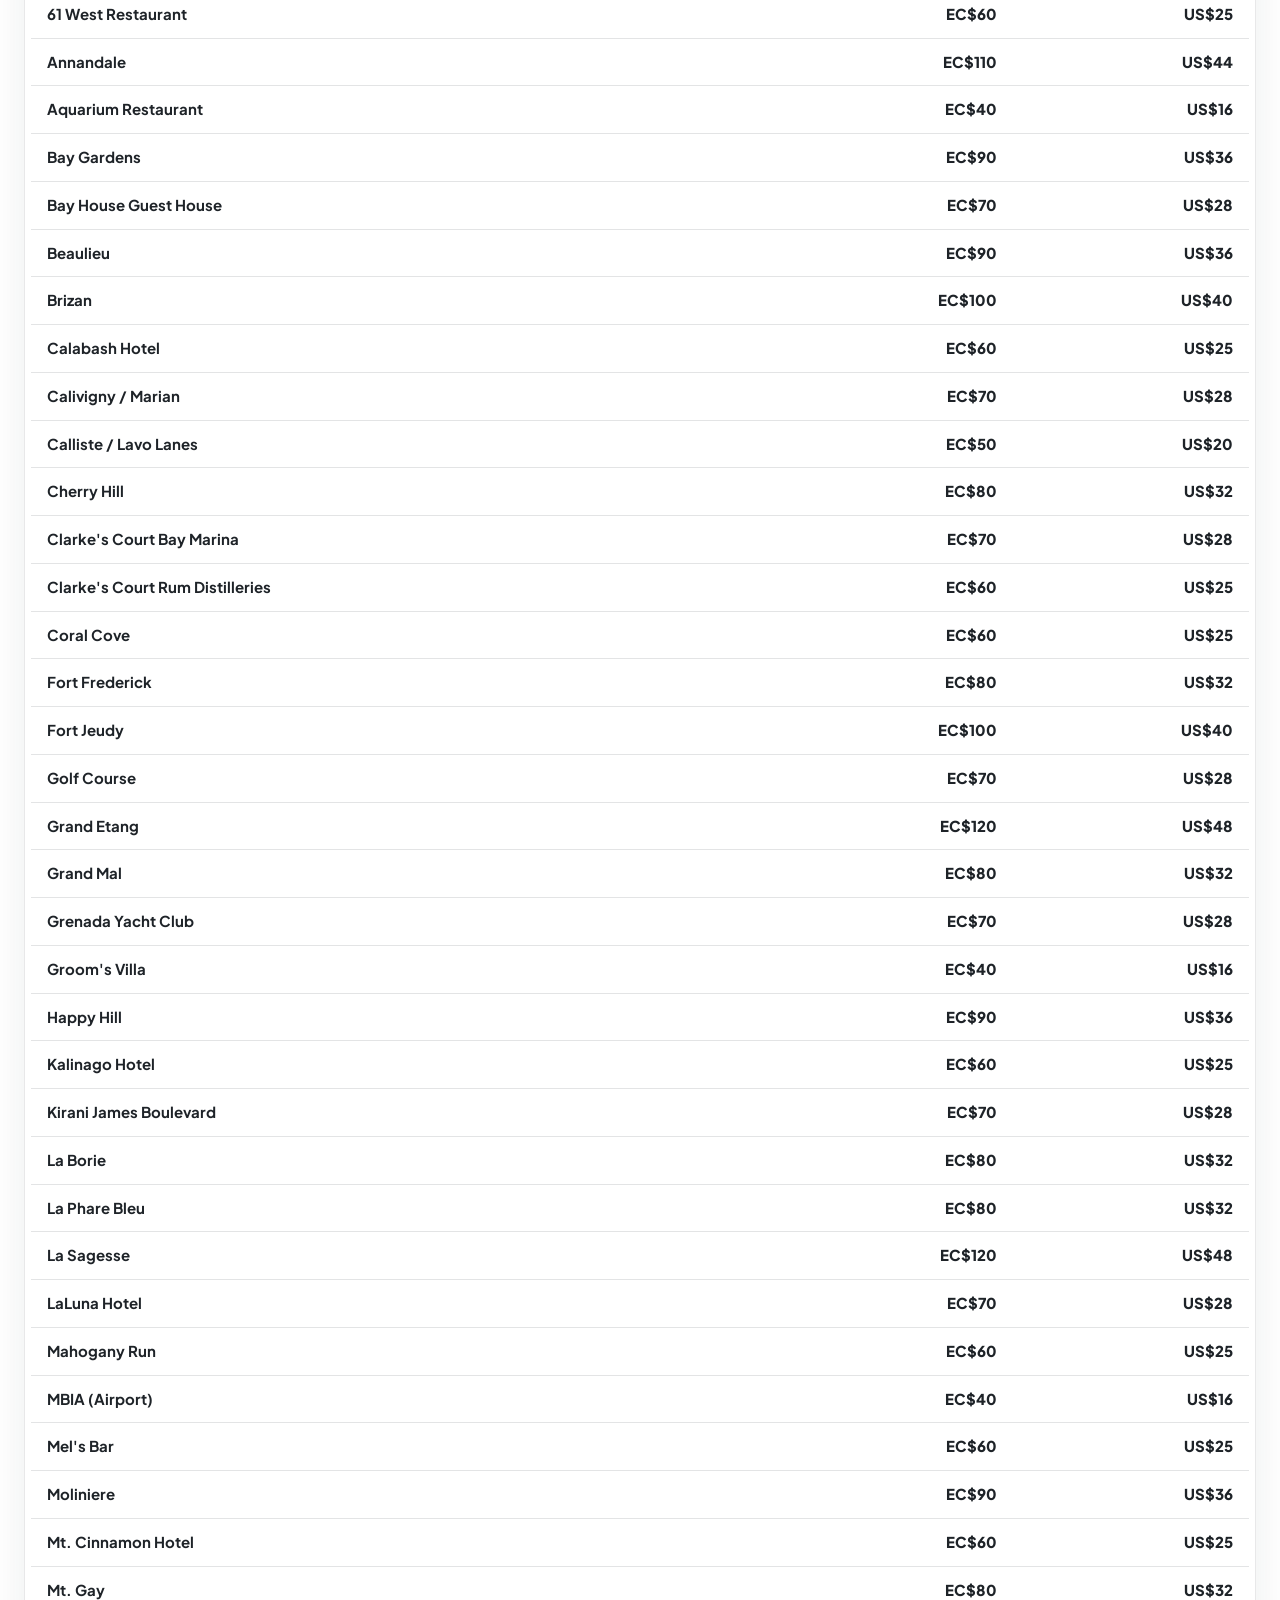
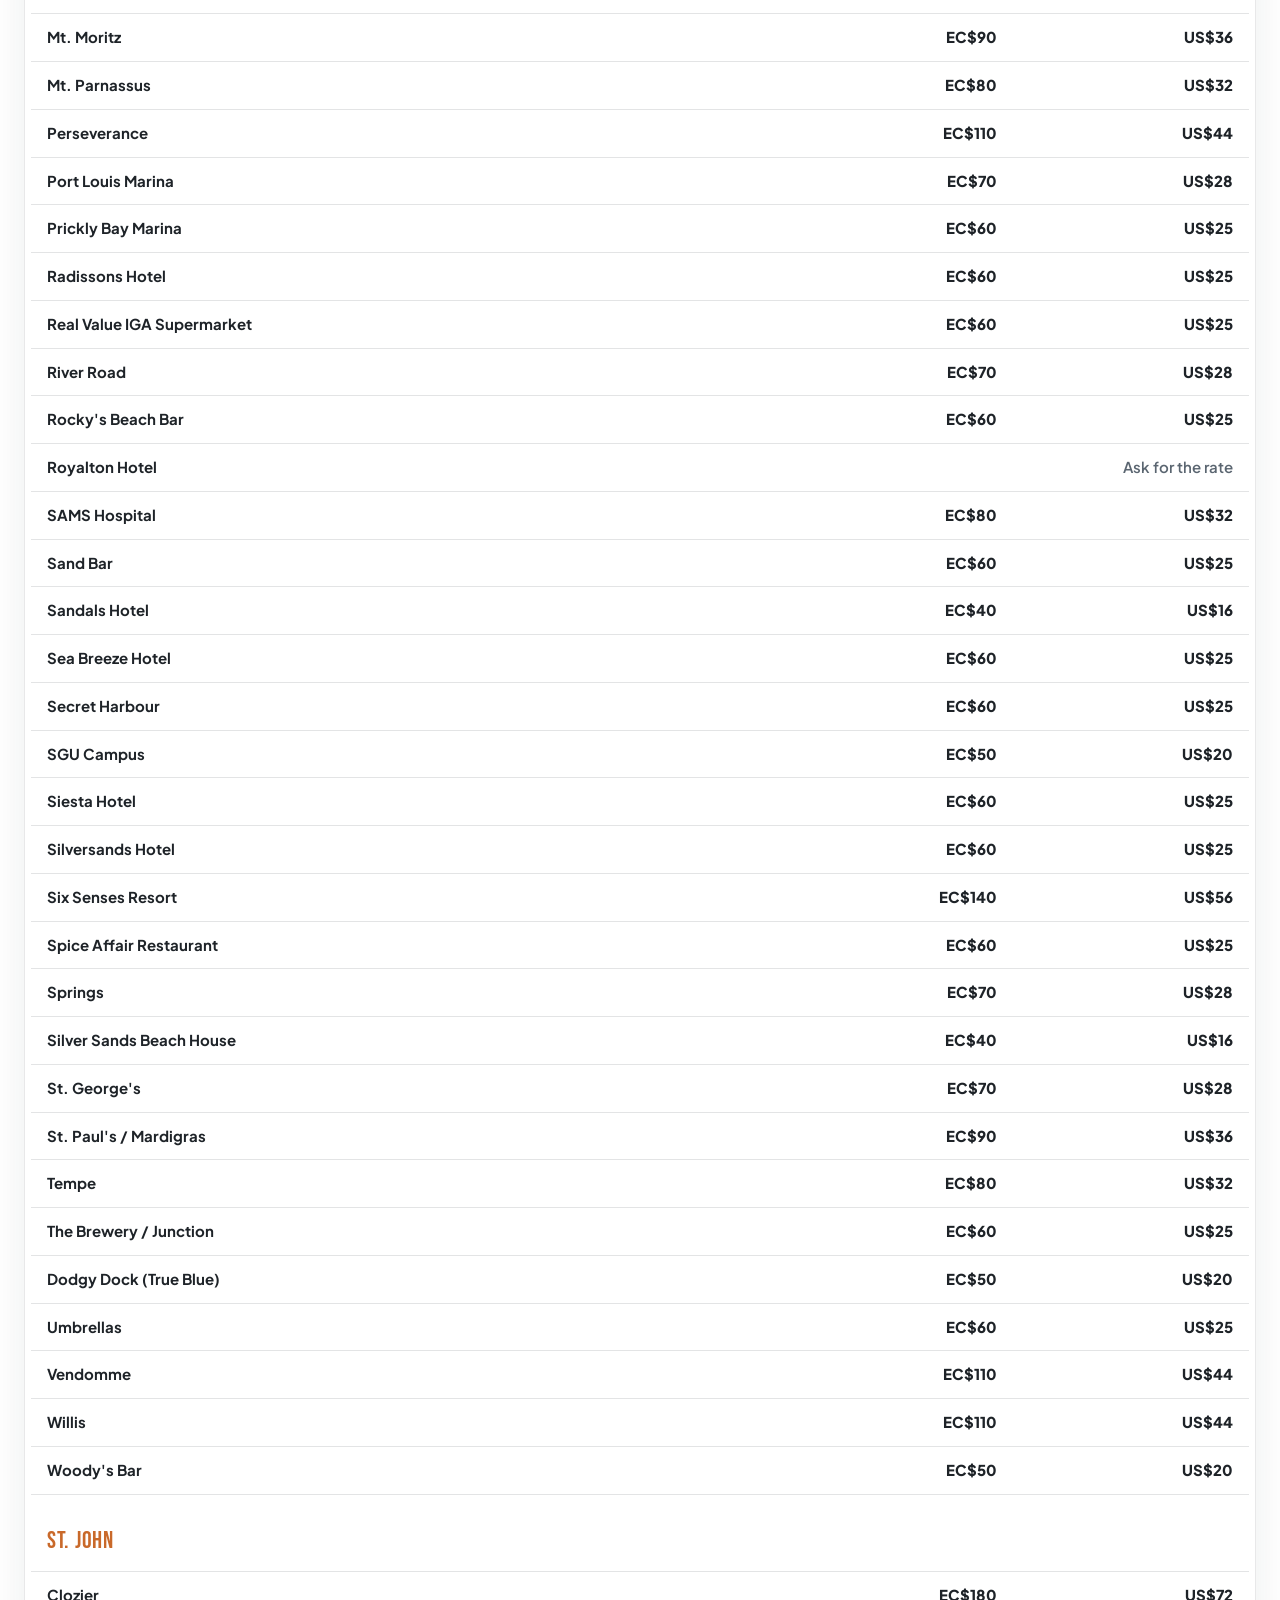
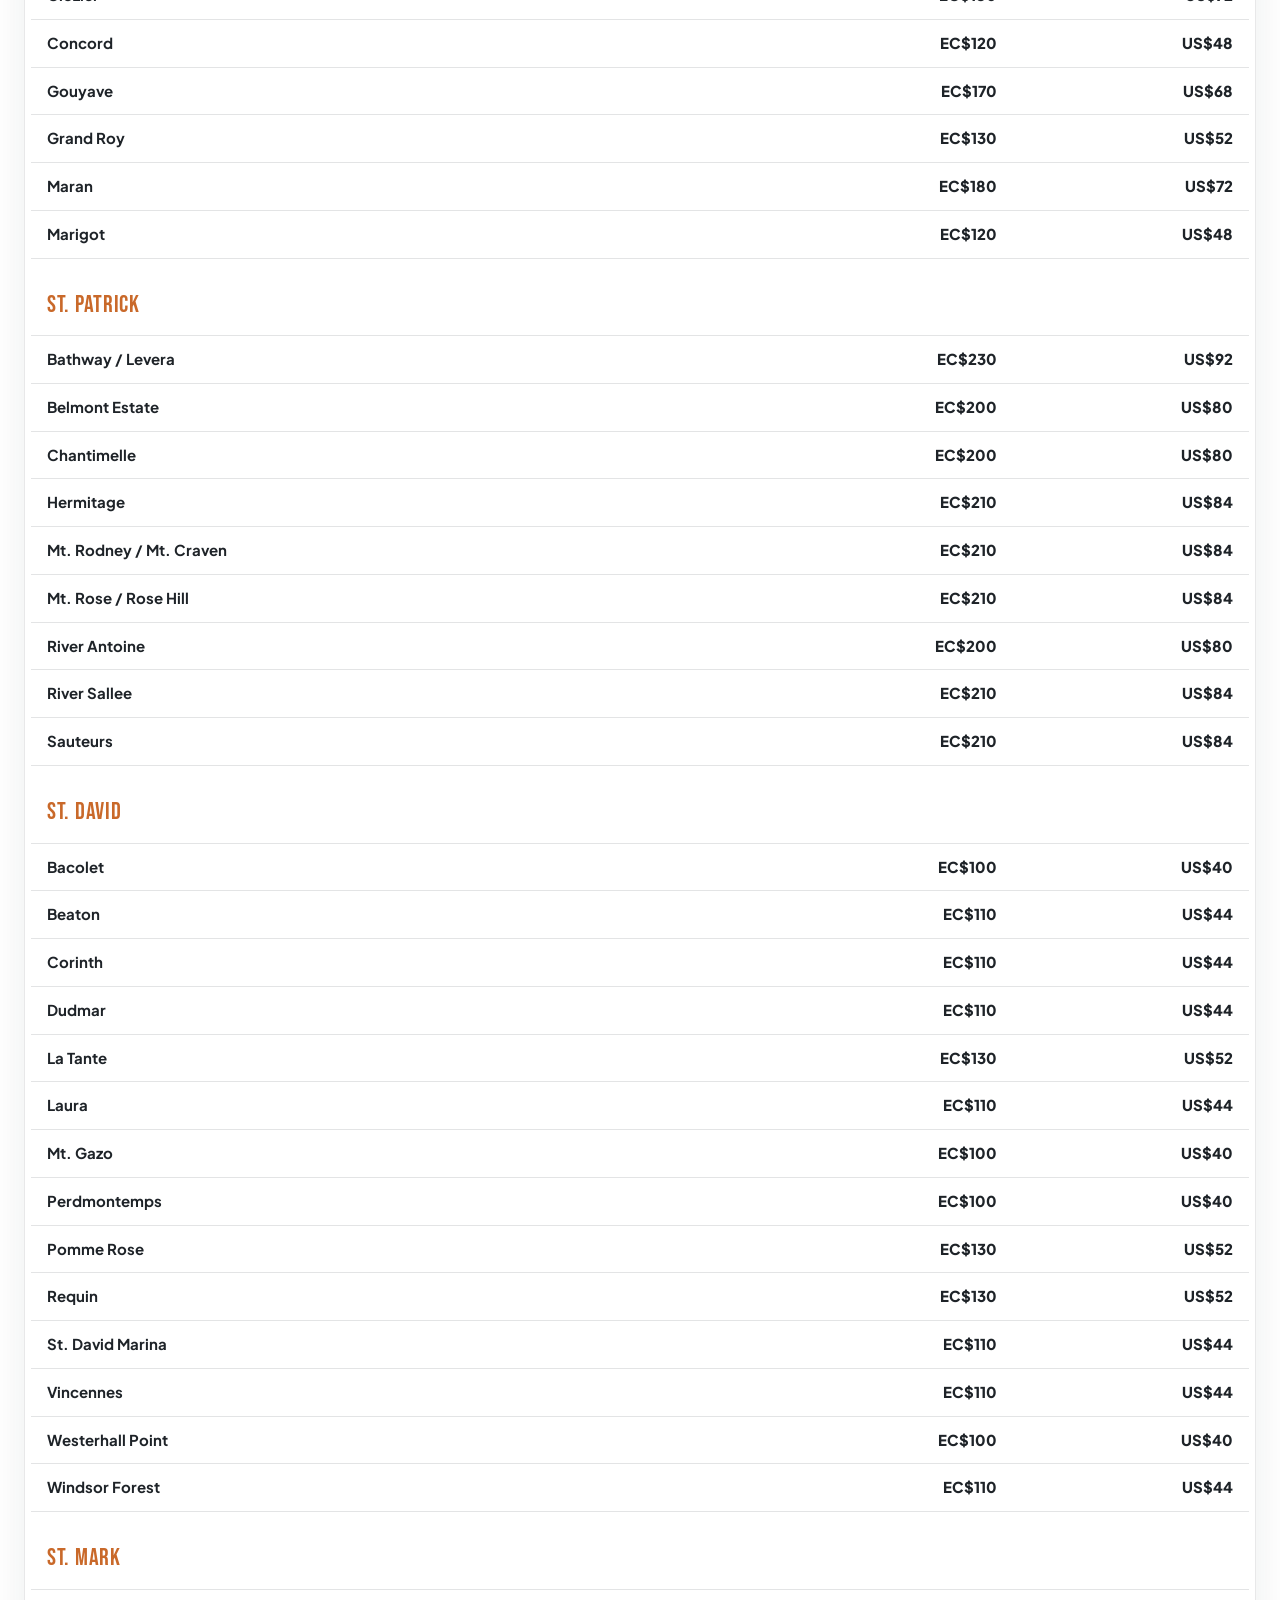
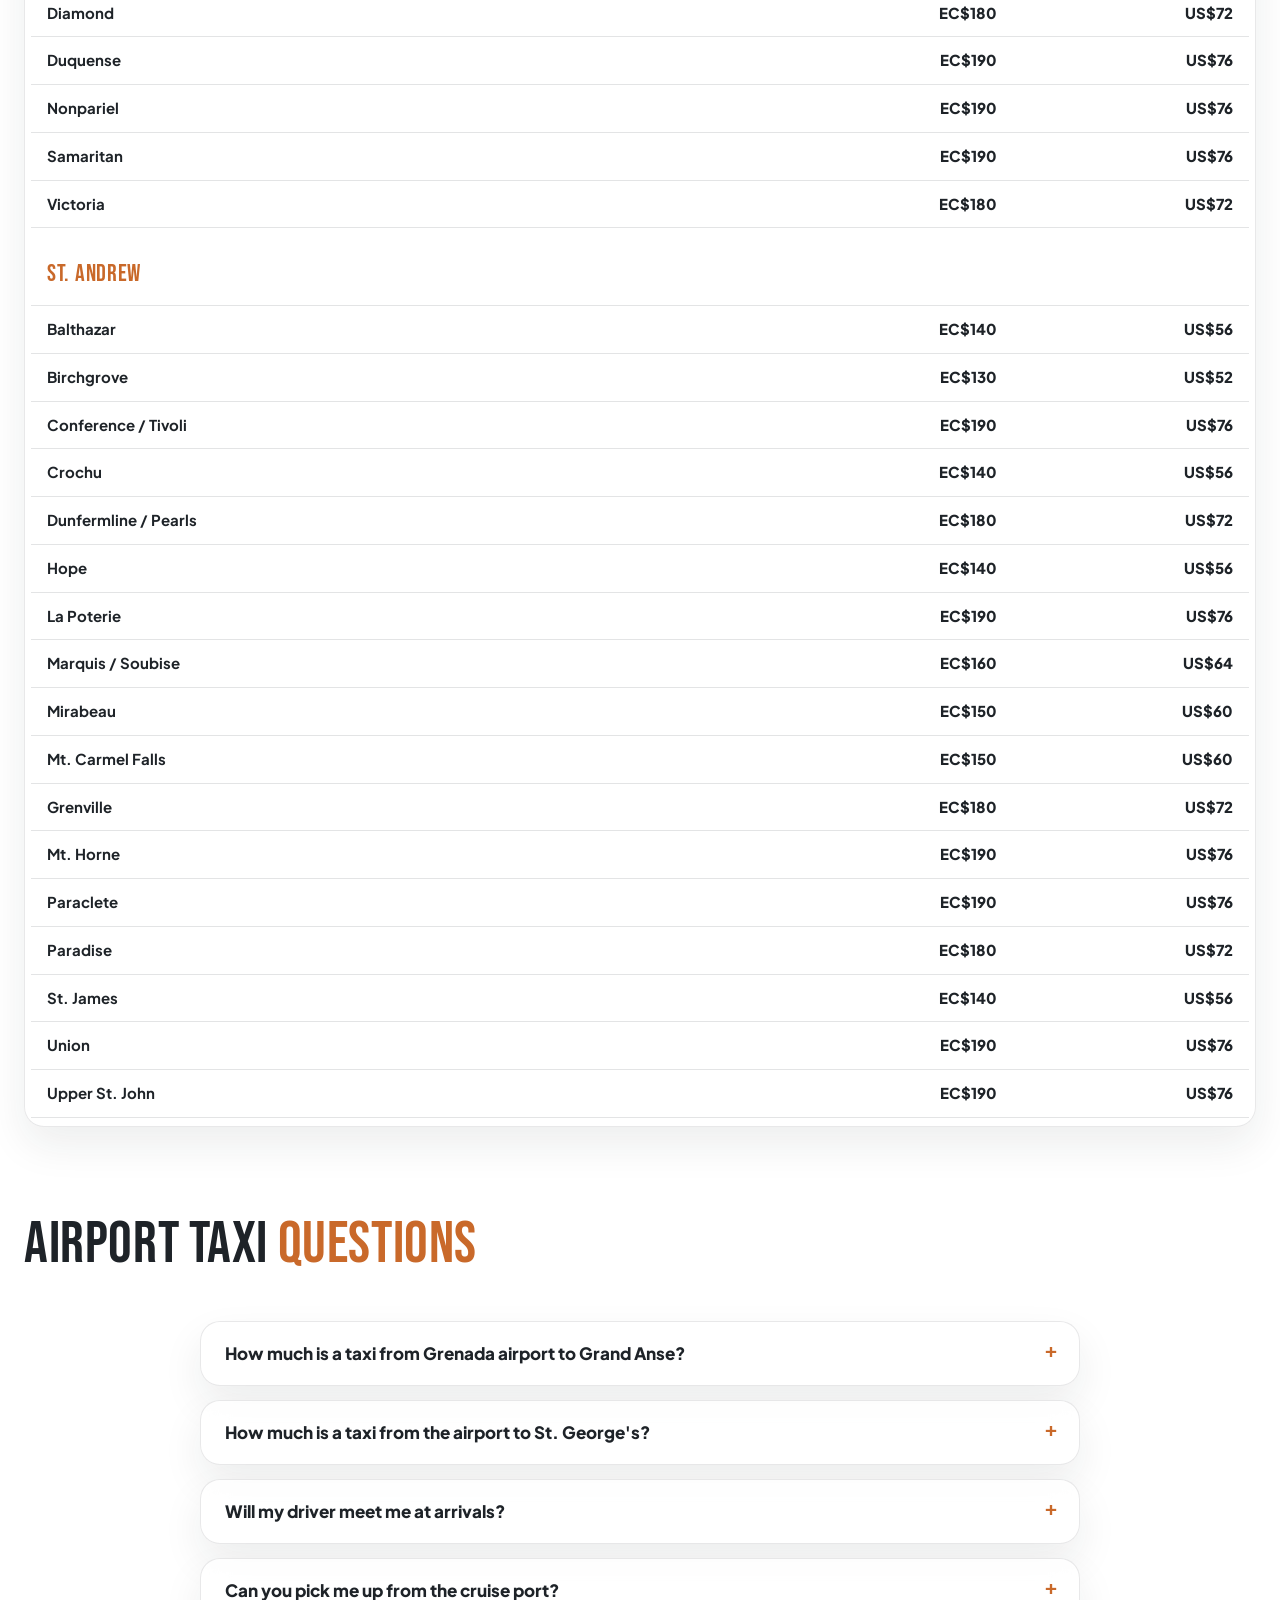
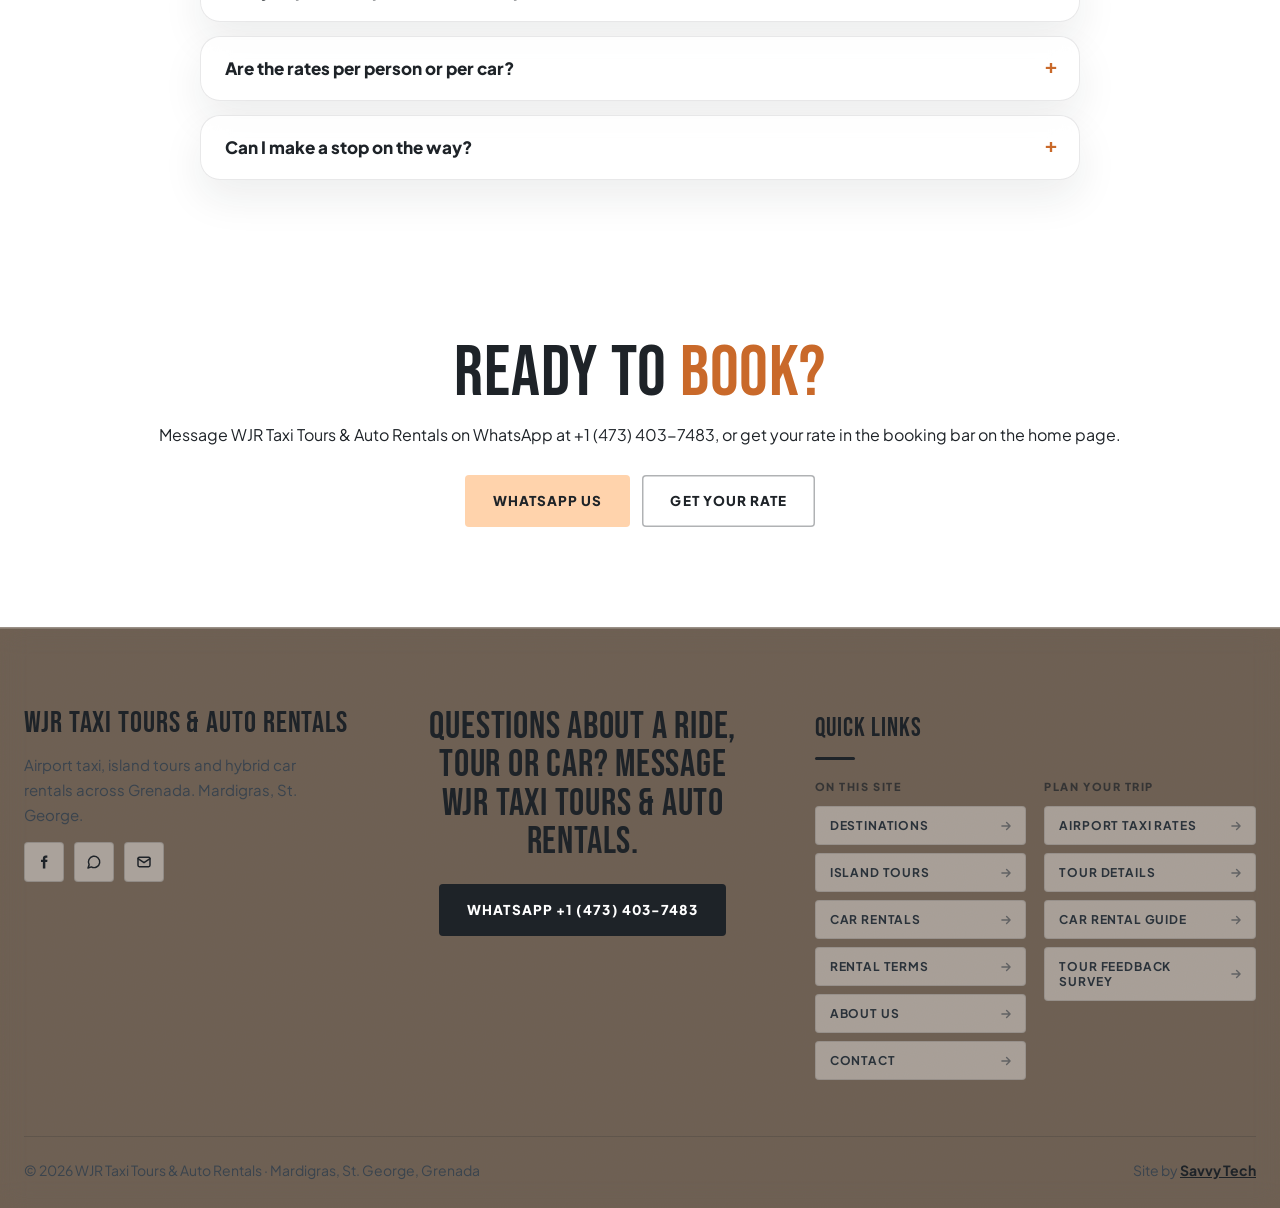
<file: grenada-airport-taxi/index.html>
<!doctype html>
<html lang="en-GD" data-theme="light">
<head>
<meta charset="utf-8">
<base href="../">
<meta name="viewport" content="width=device-width, initial-scale=1, viewport-fit=cover">
<title>Grenada Airport Taxi &amp; Transfers from MBIA | WJR Taxi Tours &amp; Auto Rentals</title>
<meta name="description" content="Grenada airport taxi from Maurice Bishop International Airport (MBIA). Your driver waits at arrivals. Set fares in EC$ and US$: EC$60 to Grand Anse.">
<meta name="keywords" content="Grenada airport taxi, taxi from Grenada airport, Maurice Bishop International Airport taxi, MBIA taxi, GND airport transfer, Grenada airport transfer, Grenada taxi rates, Grenada taxi fares, airport taxi to Grand Anse, taxi from airport to St. George&#x27;s, Grenada cruise port taxi">
<link rel="canonical" href="https://projects473.github.io/wjrdemo2/grenada-airport-taxi/">
<meta name="robots" content="index, follow, max-image-preview:large, max-snippet:-1">
<meta name="author" content="WJR Taxi Tours &amp; Auto Rentals">
<meta name="geo.region" content="GD-03">
<meta name="geo.placename" content="Mardigras, St. George, Grenada">
<meta name="geo.position" content="12.051823;-61.7259606">
<meta name="ICBM" content="12.051823, -61.7259606">
<meta name="format-detection" content="telephone=no">
<meta name="theme-color" content="#FFD3AC">
<link rel="icon" type="image/png" href="assets/favicon.png">
<link rel="apple-touch-icon" href="assets/apple-touch-icon.png">
<link rel="sitemap" type="application/xml" href="sitemap.xml">
<meta property="og:type" content="website">
<meta property="og:site_name" content="WJR Taxi Tours &amp; Auto Rentals">
<meta property="og:locale" content="en_US">
<meta property="og:title" content="Grenada Airport Taxi &amp; Transfers from MBIA | WJR Taxi Tours &amp; Auto Rentals">
<meta property="og:description" content="Grenada airport taxi from Maurice Bishop International Airport (MBIA). Your driver waits at arrivals. Set fares in EC$ and US$: EC$60 to Grand Anse.">
<meta property="og:url" content="https://projects473.github.io/wjrdemo2/grenada-airport-taxi/">
<meta property="og:image" content="https://projects473.github.io/wjrdemo2/assets/st-georges.jpg">
<meta property="og:image:alt" content="St. George&#x27;s, Grenada">
<meta name="twitter:card" content="summary_large_image">
<meta name="twitter:title" content="Grenada Airport Taxi &amp; Transfers from MBIA | WJR Taxi Tours &amp; Auto Rentals">
<meta name="twitter:description" content="Grenada airport taxi from Maurice Bishop International Airport (MBIA). Your driver waits at arrivals. Set fares in EC$ and US$: EC$60 to Grand Anse.">
<meta name="twitter:image" content="https://projects473.github.io/wjrdemo2/assets/st-georges.jpg">
<script type="application/ld+json">
{
 "@context": "https://schema.org",
 "@graph": [
  {
   "@type": [
    "LocalBusiness",
    "TaxiService",
    "AutoRental"
   ],
   "@id": "https://projects473.github.io/wjrdemo2/#business",
   "name": "WJR Taxi Tours & Auto Rentals",
   "alternateName": "WJRTT",
   "slogan": "Step into the experience",
   "foundingDate": "2024",
   "openingHoursSpecification": {
    "@type": "OpeningHoursSpecification",
    "dayOfWeek": [
     "Monday",
     "Tuesday",
     "Wednesday",
     "Thursday",
     "Friday",
     "Saturday",
     "Sunday"
    ],
    "opens": "00:00",
    "closes": "23:59"
   },
   "description": "Grenada airport taxi from Maurice Bishop International Airport, cruise port pickups, private island tours and automatic hybrid car rentals, with rates in EC$ and US$.",
   "url": "https://projects473.github.io/wjrdemo2/",
   "logo": "https://projects473.github.io/wjrdemo2/assets/wjr-logo.png",
   "image": [
    "https://projects473.github.io/wjrdemo2/assets/st-georges.jpg",
    "https://projects473.github.io/wjrdemo2/assets/tower-estate.jpg"
   ],
   "telephone": "+1-473-403-7483",
   "email": "wjrtt@outlook.com",
   "currenciesAccepted": "XCD, USD",
   "priceRange": "EC$30 to EC$650",
   "address": {
    "@type": "PostalAddress",
    "addressLocality": "Mardigras",
    "addressRegion": "St. George",
    "addressCountry": "GD"
   },
   "geo": {
    "@type": "GeoCoordinates",
    "latitude": 12.051823,
    "longitude": -61.7259606
   },
   "hasMap": "https://maps.app.goo.gl/k7Sct81pZx5L4zoy9",
   "sameAs": [
    "https://www.facebook.com/WJRTaxiTours/"
   ],
   "areaServed": [
    {
     "@type": "Country",
     "name": "Grenada"
    },
    {
     "@type": "Airport",
     "name": "Maurice Bishop International Airport",
     "iataCode": "GND"
    }
   ],
   "contactPoint": {
    "@type": "ContactPoint",
    "telephone": "+1-473-403-7483",
    "contactType": "reservations",
    "availableLanguage": [
     "English"
    ]
   },
   "hasOfferCatalog": {
    "@type": "OfferCatalog",
    "name": "Taxi, tours and car rentals",
    "itemListElement": [
     {
      "@type": "Offer",
      "itemOffered": {
       "@type": "TaxiService",
       "name": "Grenada airport taxi and transfers",
       "url": "https://projects473.github.io/wjrdemo2/grenada-airport-taxi/"
      }
     },
     {
      "@type": "Offer",
      "itemOffered": {
       "@type": "TouristTrip",
       "name": "Private Grenada island tours",
       "url": "https://projects473.github.io/wjrdemo2/grenada-island-tours/"
      }
     },
     {
      "@type": "Offer",
      "itemOffered": {
       "@type": "Service",
       "serviceType": "Car rental",
       "name": "Automatic hybrid car rental in Grenada",
       "url": "https://projects473.github.io/wjrdemo2/grenada-car-rental/"
      }
     }
    ]
   }
  },
  {
   "@type": "WebSite",
   "@id": "https://projects473.github.io/wjrdemo2/#website",
   "url": "https://projects473.github.io/wjrdemo2/",
   "name": "WJR Taxi Tours & Auto Rentals",
   "inLanguage": "en",
   "publisher": {
    "@id": "https://projects473.github.io/wjrdemo2/#business"
   }
  },
  {
   "@type": "WebPage",
   "@id": "https://projects473.github.io/wjrdemo2/grenada-airport-taxi/#webpage",
   "url": "https://projects473.github.io/wjrdemo2/grenada-airport-taxi/",
   "name": "Grenada Airport Taxi & Transfers from MBIA | WJR Taxi Tours & Auto Rentals",
   "description": "Grenada airport taxi from Maurice Bishop International Airport (MBIA). Your driver waits at arrivals. Set fares in EC$ and US$: EC$60 to Grand Anse.",
   "isPartOf": {
    "@id": "https://projects473.github.io/wjrdemo2/#website"
   },
   "about": {
    "@id": "https://projects473.github.io/wjrdemo2/#business"
   },
   "inLanguage": "en",
   "dateModified": "2026-11-03",
   "breadcrumb": {
    "@id": "https://projects473.github.io/wjrdemo2/grenada-airport-taxi/#breadcrumb"
   }
  },
  {
   "@type": "BreadcrumbList",
   "@id": "https://projects473.github.io/wjrdemo2/grenada-airport-taxi/#breadcrumb",
   "itemListElement": [
    {
     "@type": "ListItem",
     "position": 1,
     "name": "Home",
     "item": "https://projects473.github.io/wjrdemo2/"
    },
    {
     "@type": "ListItem",
     "position": 2,
     "name": "Grenada airport taxi",
     "item": "https://projects473.github.io/wjrdemo2/grenada-airport-taxi/"
    }
   ]
  },
  {
   "@type": "TaxiService",
   "@id": "https://projects473.github.io/wjrdemo2/grenada-airport-taxi/#service",
   "name": "Grenada airport taxi",
   "provider": {
    "@id": "https://projects473.github.io/wjrdemo2/#business"
   },
   "areaServed": {
    "@type": "Country",
    "name": "Grenada"
   },
   "description": "Taxi transfers from Maurice Bishop International Airport (GND) to hotels, villas and beaches across Grenada.",
   "offers": [
    {
     "@type": "Offer",
     "name": "Airport taxi to Siesta Hotel",
     "price": 60,
     "priceCurrency": "XCD"
    },
    {
     "@type": "Offer",
     "name": "Airport taxi to St. George's",
     "price": 70,
     "priceCurrency": "XCD"
    },
    {
     "@type": "Offer",
     "name": "Airport taxi to Dodgy Dock (True Blue)",
     "price": 50,
     "priceCurrency": "XCD"
    },
    {
     "@type": "Offer",
     "name": "Airport taxi to Sandals Hotel",
     "price": 40,
     "priceCurrency": "XCD"
    }
   ]
  },
  {
   "@type": "FAQPage",
   "@id": "https://projects473.github.io/wjrdemo2/grenada-airport-taxi/#faq",
   "mainEntity": [
    {
     "@type": "Question",
     "name": "How much is a taxi from Grenada airport to Grand Anse?",
     "acceptedAnswer": {
      "@type": "Answer",
      "text": "From Maurice Bishop International Airport (MBIA) to the Grand Anse hotels, such as Siesta and the Umbrellas area, the fare is EC$60 / US$25 for 1 to 2 passengers. Each extra passenger is EC$10."
     }
    },
    {
     "@type": "Question",
     "name": "How much is a taxi from the airport to St. George's?",
     "acceptedAnswer": {
      "@type": "Answer",
      "text": "From MBIA to St. George's the fare is EC$70 / US$28 for 1 to 2 passengers. Each extra passenger is EC$10."
     }
    },
    {
     "@type": "Question",
     "name": "Will my driver meet me at arrivals?",
     "acceptedAnswer": {
      "@type": "Answer",
      "text": "Yes. Send your flight number and arrival date when you book, and your driver will be waiting at arrivals at Maurice Bishop International Airport."
     }
    },
    {
     "@type": "Question",
     "name": "Can you pick me up from the cruise port?",
     "acceptedAnswer": {
      "@type": "Answer",
      "text": "Yes. We pick up from the cruise port in St. George's and from hotels and villas across the island. Use the booking bar on the home page to see the rate from your pickup point."
     }
    },
    {
     "@type": "Question",
     "name": "Are the rates per person or per car?",
     "acceptedAnswer": {
      "@type": "Answer",
      "text": "Rates are per trip for 1 to 2 passengers. Each passenger after the first two is EC$10. One vehicle takes up to 5 passengers; for larger groups, request a quote in the booking bar."
     }
    },
    {
     "@type": "Question",
     "name": "Can I make a stop on the way?",
     "acceptedAnswer": {
      "@type": "Answer",
      "text": "Yes. Choose the number of stops in the booking bar and tell us where, for example to shop at IGA before going to your hotel. The rate shown includes your stops."
     }
    }
   ]
  }
 ]
}
</script>
<link rel="preconnect" href="https://fonts.googleapis.com">
<link rel="preconnect" href="https://fonts.gstatic.com" crossorigin>
<link href="https://fonts.googleapis.com/css2?family=Bebas+Neue&family=Kaushan+Script&family=Plus+Jakarta+Sans:wght@400;500;600;700;800&display=swap" rel="stylesheet">
<link rel="stylesheet" href="css/styles.css?v=202611251100">
<script>(function(){var t=null;try{t=new URLSearchParams(location.search).get('theme')||localStorage.getItem('wjr-theme')}catch(e){}if(t==='dark')document.documentElement.removeAttribute('data-theme');var d=document.documentElement;if('IntersectionObserver' in window){d.classList.add('js-rv');setTimeout(function(){d.classList.add('rv-all')},5000)}})();</script>
</head>
<body>
<header class="nav" id="nav">
  <div class="topstrip">
    <div class="wrap">
      <div class="ts-l">
        <span><svg width="14" height="14" viewBox="0 0 24 24" fill="none" stroke="currentColor" stroke-width="2.2" stroke-linecap="round" stroke-linejoin="round"><path d="M12 21s-7-6.2-7-11.5a7 7 0 0 1 14 0C19 14.8 12 21 12 21z"/><circle cx="12" cy="9.5" r="2.5"/></svg>Mardigras, St. George, Grenada</span>
        <a href="mailto:wjrtt@outlook.com"><svg width="14" height="14" viewBox="0 0 24 24" fill="none" stroke="currentColor" stroke-width="2.2" stroke-linecap="round" stroke-linejoin="round"><rect x="3" y="5" width="18" height="14" rx="2"/><path d="m3 7 9 6 9-6"/></svg>wjrtt@outlook.com</a>
        <span class="ts-hl"><svg width="14" height="14" viewBox="0 0 24 24" fill="none" stroke="currentColor" stroke-width="2.2" stroke-linecap="round" stroke-linejoin="round"><path d="M20 6 9 17l-5-5"/></svg>Taxi rates shown in EC$ and US$</span>
      </div>
      <div class="ts-r">
        <span>Follow us</span>
        <a href="https://www.facebook.com/WJRTaxiTours/" target="_blank" rel="noopener" aria-label="WJR Taxi Tours &amp; Auto Rentals on Facebook"><svg width="13" height="13" viewBox="0 0 24 24" fill="currentColor"><path d="M14 8.5V6.8c0-.8.2-1.3 1.4-1.3H17V2.3c-.3 0-1.3-.1-2.5-.1-2.5 0-4.2 1.5-4.2 4.3v2H7.5V12h2.8v9.8H14V12h2.8l.4-3.5z"/></svg></a>
        <a href="https://wa.me/14734037483" target="_blank" rel="noopener" aria-label="WhatsApp"><svg width="13" height="13" viewBox="0 0 24 24" fill="none" stroke="currentColor" stroke-width="2.2" stroke-linecap="round" stroke-linejoin="round"><path d="M3 21l1.7-5A8.5 8.5 0 1 1 8 19.3L3 21z"/></svg></a>
      </div>
    </div>
  </div>
  <div class="bar">
    <div class="wrap">
    <button class="menu-btn" type="button" aria-label="Open menu" aria-expanded="false" aria-controls="navlinks" id="menuBtn"><svg width="26" height="26" viewBox="0 0 24 24" fill="none" stroke="currentColor" stroke-width="2.2" stroke-linecap="round"><path d="M4 7h16M4 12h10M4 17h16"/></svg></button>
    <nav class="nav-links" id="navlinks" aria-label="Main">
      <a href="#destinations"><svg width="15" height="15" viewBox="0 0 24 24" fill="none" stroke="currentColor" stroke-width="2.2" stroke-linecap="round" stroke-linejoin="round"><path d="M12 21s-7-6.2-7-11.5a7 7 0 0 1 14 0C19 14.8 12 21 12 21z"/><circle cx="12" cy="9.5" r="2.5"/></svg><span>Destinations</span></a>
      <a href="#tours"><svg width="15" height="15" viewBox="0 0 24 24" fill="none" stroke="currentColor" stroke-width="2.2" stroke-linecap="round" stroke-linejoin="round"><path d="M12 22c0-6 1-10 3-13"/><path d="M15 9c-2-3-6-3-9-1 3 0 5 1 7 3M15 9c1-3 5-4 8-2-3 0-5 1-6 3M15 9c0-3-2-5-5-6 1 2 2 4 2 6"/></svg><span>Tours</span></a>
      <a href="#rentals"><svg width="15" height="15" viewBox="0 0 24 24" fill="none" stroke="currentColor" stroke-width="2.2" stroke-linecap="round" stroke-linejoin="round"><circle cx="8" cy="15" r="4"/><path d="m10.8 12.2 8.2-8.2M17 6l2 2M15 8l2 2"/></svg><span>Rentals</span></a>
      <a href="#contact"><svg width="15" height="15" viewBox="0 0 24 24" fill="none" stroke="currentColor" stroke-width="2.2" stroke-linecap="round" stroke-linejoin="round"><path d="M3 21l1.7-5A8.5 8.5 0 1 1 8 19.3L3 21z"/></svg><span>Contact</span></a>
      <a href="about/"><svg width="15" height="15" viewBox="0 0 24 24" fill="none" stroke="currentColor" stroke-width="2.2" stroke-linecap="round" stroke-linejoin="round"><circle cx="12" cy="8" r="4"/><path d="M4 21a8 8 0 0 1 16 0"/></svg><span>About</span></a>
    </nav>
    <a class="brand" href="#top" aria-label="WJR Taxi Tours and Auto Rentals, home"><img src="assets/wjr-logo-sm.png" alt="WJR Taxi Tours &amp; Auto Rentals logo" width="300" height="140"></a>
    <div class="nav-r">
      <a class="nav-call" href="tel:+14734037483"><i><svg width="17" height="17" viewBox="0 0 24 24" fill="none" stroke="currentColor" stroke-width="2.2" stroke-linecap="round" stroke-linejoin="round"><path d="M22 16.9v3a2 2 0 0 1-2.2 2 19.8 19.8 0 0 1-8.6-3.1 19.5 19.5 0 0 1-6-6A19.8 19.8 0 0 1 2.1 4.2 2 2 0 0 1 4.1 2h3a2 2 0 0 1 2 1.7c.1 1 .4 1.9.7 2.8a2 2 0 0 1-.5 2.1L8 9.9a16 16 0 0 0 6 6l1.3-1.3a2 2 0 0 1 2.1-.4c.9.3 1.8.6 2.8.7a2 2 0 0 1 1.7 2z"/></svg></i><span><small>Call or WhatsApp</small><b>+1 (473) 403-7483</b></span></a>
      <div class="lang notranslate" translate="no"><button class="lang-btn" type="button" id="langBtn" aria-haspopup="true" aria-expanded="false" aria-controls="langMenu" aria-label="Choose language" title="Translate this page"><svg width="17" height="17" viewBox="0 0 24 24" fill="none" stroke="currentColor" stroke-width="2" stroke-linecap="round" stroke-linejoin="round" aria-hidden="true"><circle cx="12" cy="12" r="9.5"/><path d="M2.5 12h19M12 2.5c2.6 2.6 4 6 4 9.5s-1.4 6.9-4 9.5c-2.6-2.6-4-6-4-9.5s1.4-6.9 4-9.5z"/></svg><span id="langCode">EN</span></button><ul class="lang-menu" id="langMenu" role="menu" hidden><li><button type="button" role="menuitemradio" data-lang="en" lang="en">English</button></li><li><button type="button" role="menuitemradio" data-lang="es" lang="es">Español</button></li><li><button type="button" role="menuitemradio" data-lang="fr" lang="fr">Français</button></li><li><button type="button" role="menuitemradio" data-lang="de" lang="de">Deutsch</button></li><li><button type="button" role="menuitemradio" data-lang="it" lang="it">Italiano</button></li><li><button type="button" role="menuitemradio" data-lang="pt" lang="pt">Português</button></li><li><button type="button" role="menuitemradio" data-lang="nl" lang="nl">Nederlands</button></li><li><button type="button" role="menuitemradio" data-lang="zh-CN" lang="zh-CN">中文</button></li></ul></div>
      <button class="theme-btn" type="button" id="themeBtn" aria-label="Switch to the white version" title="Switch between the charcoal and white versions"><svg class="moon" width="18" height="18" viewBox="0 0 24 24" fill="none" stroke="currentColor" stroke-width="2.2" stroke-linecap="round" stroke-linejoin="round"><circle cx="12" cy="12" r="4.5"/><path d="M12 2v2.5M12 19.5V22M2 12h2.5M19.5 12H22M4.9 4.9l1.8 1.8M17.3 17.3l1.8 1.8M4.9 19.1l1.8-1.8M17.3 6.7l1.8-1.8"/></svg><svg class="sun" width="18" height="18" viewBox="0 0 24 24" fill="none" stroke="currentColor" stroke-width="2.2" stroke-linecap="round" stroke-linejoin="round"><path d="M20 14.5A8 8 0 1 1 9.5 4a6.5 6.5 0 0 0 10.5 10.5z"/></svg></button>
      <a class="btn btn-dark btn-sm book-btn" href="#book">Book now <svg width="16" height="16" viewBox="0 0 24 24" fill="none" stroke="currentColor" stroke-width="2.4" stroke-linecap="round" stroke-linejoin="round"><path d="M5 12h14M13 6l6 6-6 6"/></svg></a>
    </div>
    </div>
  </div>
</header>

<main id="top">
  <section class="page-hero">
    <div class="bgimg" style="background-image:url('https://images.unsplash.com/photo-1587357351802-437cbd24a6a3?auto=format&fit=crop&q=75&w=1900')" aria-hidden="true" data-edit="b1"></div>
    <div class="wrap">
      <nav class="crumbs" aria-label="Breadcrumb"><ol><li><a href="./">Home</a></li><li aria-current="page">Airport taxi</li></ol></nav>
      <h1 data-edit="t1">Grenada <span>airport taxi</span></h1>
      <p class="intro" data-edit="t2">Taxi transfers from Maurice Bishop International Airport (MBIA) to hotels, villas and beaches across Grenada. Your driver waits at arrivals, and every fare is set before you travel.</p>
      <div class="ctas"><a class="btn" href="https://wa.me/14734037483?text=Hello%20WJR%20Taxi%20Tours%20%26%20Auto%20Rentals%2C%20I%20would%20like%20to%20book%20an%20airport%20taxi.%20Flight%20number%3A%20" target="_blank" rel="noopener">Book on WhatsApp <svg width="16" height="16" viewBox="0 0 24 24" fill="none" stroke="currentColor" stroke-width="2.4" stroke-linecap="round" stroke-linejoin="round" aria-hidden="true"><path d="M5 12h14M13 6l6 6-6 6"/></svg></a><a class="btn btn-ghost" href="grenada-airport-taxi/#rates">See all rates <svg width="16" height="16" viewBox="0 0 24 24" fill="none" stroke="currentColor" stroke-width="2.4" stroke-linecap="round" stroke-linejoin="round" aria-hidden="true"><path d="M5 12h14M13 6l6 6-6 6"/></svg></a></div>
    </div>
  </section>

  <section class="page-sec">
    <div class="wrap">
      <h2 class="h2" data-edit="t3">How your <span class="sky">airport pickup</span> works</h2>
      <p class="sub" data-edit="t4">Booking a taxi from Grenada&#39;s Maurice Bishop International Airport with WJR Taxi Tours &amp; Auto Rentals takes one message.</p>
      <div class="steps">
        <div class="step glass"><b>1</b><h3 data-edit="t5">Send your flight details</h3><p data-edit="t6">Message us your flight number, arrival date, where you are staying and how many people are travelling.</p></div>
        <div class="step glass"><b>2</b><h3 data-edit="t7">Get your fare confirmed</h3><p data-edit="t8">Every rate is set before you travel, in EC$ and US$, so there are no surprises when you land.</p></div>
        <div class="step glass"><b>3</b><h3 data-edit="t9">Meet your driver at arrivals</h3><p data-edit="t10">Your driver waits for you at MBIA arrivals and takes you straight to your hotel, villa or apartment.</p></div>
      </div>
    </div>
  </section>
  <section class="page-sec" id="rates">
    <div class="wrap">
      <h2 class="h2" data-edit="t11">Grenada airport <span class="sky">taxi rates</span></h2>
      <p class="sub" data-edit="t12">Taxi fares from Maurice Bishop International Airport (GND) to 116 destinations across Grenada, for 1 to 2 passengers. Each extra passenger is EC$10. Going to the airport instead? The fare is EC$10 less, because the airport pickup charge only applies to pickups at the airport. The booking bar on the home page shows the rate between any pickup area and destination, in either direction, and you can request a quote for any place that is not listed.</p>
      <div class="rate-wrap glass">
        <table class="rate-table">
          <caption>Fares from MBIA airport, 1 to 2 passengers</caption>
          <thead><tr><th scope="col">Destination</th><th scope="col" class="num">EC$</th><th scope="col" class="num">US$</th></tr></thead>
          <tbody><tr class="parish"><th colspan="3" scope="colgroup">St. George</th></tr><tr><th scope="row">61 West Restaurant</th><td class="num">EC$60</td><td class="num">US$25</td></tr><tr><th scope="row">Annandale</th><td class="num">EC$110</td><td class="num">US$44</td></tr><tr><th scope="row">Aquarium Restaurant</th><td class="num">EC$40</td><td class="num">US$16</td></tr><tr><th scope="row">Bay Gardens</th><td class="num">EC$90</td><td class="num">US$36</td></tr><tr><th scope="row">Bay House Guest House</th><td class="num">EC$70</td><td class="num">US$28</td></tr><tr><th scope="row">Beaulieu</th><td class="num">EC$90</td><td class="num">US$36</td></tr><tr><th scope="row">Brizan</th><td class="num">EC$100</td><td class="num">US$40</td></tr><tr><th scope="row">Calabash Hotel</th><td class="num">EC$60</td><td class="num">US$25</td></tr><tr><th scope="row">Calivigny / Marian</th><td class="num">EC$70</td><td class="num">US$28</td></tr><tr><th scope="row">Calliste / Lavo Lanes</th><td class="num">EC$50</td><td class="num">US$20</td></tr><tr><th scope="row">Cherry Hill</th><td class="num">EC$80</td><td class="num">US$32</td></tr><tr><th scope="row">Clarke&#x27;s Court Bay Marina</th><td class="num">EC$70</td><td class="num">US$28</td></tr><tr><th scope="row">Clarke&#x27;s Court Rum Distilleries</th><td class="num">EC$60</td><td class="num">US$25</td></tr><tr><th scope="row">Coral Cove</th><td class="num">EC$60</td><td class="num">US$25</td></tr><tr><th scope="row">Fort Frederick</th><td class="num">EC$80</td><td class="num">US$32</td></tr><tr><th scope="row">Fort Jeudy</th><td class="num">EC$100</td><td class="num">US$40</td></tr><tr><th scope="row">Golf Course</th><td class="num">EC$70</td><td class="num">US$28</td></tr><tr><th scope="row">Grand Etang</th><td class="num">EC$120</td><td class="num">US$48</td></tr><tr><th scope="row">Grand Mal</th><td class="num">EC$80</td><td class="num">US$32</td></tr><tr><th scope="row">Grenada Yacht Club</th><td class="num">EC$70</td><td class="num">US$28</td></tr><tr><th scope="row">Groom&#x27;s Villa</th><td class="num">EC$40</td><td class="num">US$16</td></tr><tr><th scope="row">Happy Hill</th><td class="num">EC$90</td><td class="num">US$36</td></tr><tr><th scope="row">Kalinago Hotel</th><td class="num">EC$60</td><td class="num">US$25</td></tr><tr><th scope="row">Kirani James Boulevard</th><td class="num">EC$70</td><td class="num">US$28</td></tr><tr><th scope="row">La Borie</th><td class="num">EC$80</td><td class="num">US$32</td></tr><tr><th scope="row">La Phare Bleu</th><td class="num">EC$80</td><td class="num">US$32</td></tr><tr><th scope="row">La Sagesse</th><td class="num">EC$120</td><td class="num">US$48</td></tr><tr><th scope="row">LaLuna Hotel</th><td class="num">EC$70</td><td class="num">US$28</td></tr><tr><th scope="row">Mahogany Run</th><td class="num">EC$60</td><td class="num">US$25</td></tr><tr><th scope="row">MBIA (Airport)</th><td class="num">EC$40</td><td class="num">US$16</td></tr><tr><th scope="row">Mel&#x27;s Bar</th><td class="num">EC$60</td><td class="num">US$25</td></tr><tr><th scope="row">Moliniere</th><td class="num">EC$90</td><td class="num">US$36</td></tr><tr><th scope="row">Mt. Cinnamon Hotel</th><td class="num">EC$60</td><td class="num">US$25</td></tr><tr><th scope="row">Mt. Gay</th><td class="num">EC$80</td><td class="num">US$32</td></tr><tr><th scope="row">Mt. Moritz</th><td class="num">EC$90</td><td class="num">US$36</td></tr><tr><th scope="row">Mt. Parnassus</th><td class="num">EC$80</td><td class="num">US$32</td></tr><tr><th scope="row">Perseverance</th><td class="num">EC$110</td><td class="num">US$44</td></tr><tr><th scope="row">Port Louis Marina</th><td class="num">EC$70</td><td class="num">US$28</td></tr><tr><th scope="row">Prickly Bay Marina</th><td class="num">EC$60</td><td class="num">US$25</td></tr><tr><th scope="row">Radissons Hotel</th><td class="num">EC$60</td><td class="num">US$25</td></tr><tr><th scope="row">Real Value IGA Supermarket</th><td class="num">EC$60</td><td class="num">US$25</td></tr><tr><th scope="row">River Road</th><td class="num">EC$70</td><td class="num">US$28</td></tr><tr><th scope="row">Rocky&#x27;s Beach Bar</th><td class="num">EC$60</td><td class="num">US$25</td></tr><tr><th scope="row">Royalton Hotel</th><td class="num ask" colspan="2">Ask for the rate</td></tr><tr><th scope="row">SAMS Hospital</th><td class="num">EC$80</td><td class="num">US$32</td></tr><tr><th scope="row">Sand Bar</th><td class="num">EC$60</td><td class="num">US$25</td></tr><tr><th scope="row">Sandals Hotel</th><td class="num">EC$40</td><td class="num">US$16</td></tr><tr><th scope="row">Sea Breeze Hotel</th><td class="num">EC$60</td><td class="num">US$25</td></tr><tr><th scope="row">Secret Harbour</th><td class="num">EC$60</td><td class="num">US$25</td></tr><tr><th scope="row">SGU Campus</th><td class="num">EC$50</td><td class="num">US$20</td></tr><tr><th scope="row">Siesta Hotel</th><td class="num">EC$60</td><td class="num">US$25</td></tr><tr><th scope="row">Silversands Hotel</th><td class="num">EC$60</td><td class="num">US$25</td></tr><tr><th scope="row">Six Senses Resort</th><td class="num">EC$140</td><td class="num">US$56</td></tr><tr><th scope="row">Spice Affair Restaurant</th><td class="num">EC$60</td><td class="num">US$25</td></tr><tr><th scope="row">Springs</th><td class="num">EC$70</td><td class="num">US$28</td></tr><tr><th scope="row">Silver Sands Beach House</th><td class="num">EC$40</td><td class="num">US$16</td></tr><tr><th scope="row">St. George&#x27;s</th><td class="num">EC$70</td><td class="num">US$28</td></tr><tr><th scope="row">St. Paul&#x27;s / Mardigras</th><td class="num">EC$90</td><td class="num">US$36</td></tr><tr><th scope="row">Tempe</th><td class="num">EC$80</td><td class="num">US$32</td></tr><tr><th scope="row">The Brewery / Junction</th><td class="num">EC$60</td><td class="num">US$25</td></tr><tr><th scope="row">Dodgy Dock (True Blue)</th><td class="num">EC$50</td><td class="num">US$20</td></tr><tr><th scope="row">Umbrellas</th><td class="num">EC$60</td><td class="num">US$25</td></tr><tr><th scope="row">Vendomme</th><td class="num">EC$110</td><td class="num">US$44</td></tr><tr><th scope="row">Willis</th><td class="num">EC$110</td><td class="num">US$44</td></tr><tr><th scope="row">Woody&#x27;s Bar</th><td class="num">EC$50</td><td class="num">US$20</td></tr><tr class="parish"><th colspan="3" scope="colgroup">St. John</th></tr><tr><th scope="row">Clozier</th><td class="num">EC$180</td><td class="num">US$72</td></tr><tr><th scope="row">Concord</th><td class="num">EC$120</td><td class="num">US$48</td></tr><tr><th scope="row">Gouyave</th><td class="num">EC$170</td><td class="num">US$68</td></tr><tr><th scope="row">Grand Roy</th><td class="num">EC$130</td><td class="num">US$52</td></tr><tr><th scope="row">Maran</th><td class="num">EC$180</td><td class="num">US$72</td></tr><tr><th scope="row">Marigot</th><td class="num">EC$120</td><td class="num">US$48</td></tr><tr class="parish"><th colspan="3" scope="colgroup">St. Patrick</th></tr><tr><th scope="row">Bathway / Levera</th><td class="num">EC$230</td><td class="num">US$92</td></tr><tr><th scope="row">Belmont Estate</th><td class="num">EC$200</td><td class="num">US$80</td></tr><tr><th scope="row">Chantimelle</th><td class="num">EC$200</td><td class="num">US$80</td></tr><tr><th scope="row">Hermitage</th><td class="num">EC$210</td><td class="num">US$84</td></tr><tr><th scope="row">Mt. Rodney / Mt. Craven</th><td class="num">EC$210</td><td class="num">US$84</td></tr><tr><th scope="row">Mt. Rose / Rose Hill</th><td class="num">EC$210</td><td class="num">US$84</td></tr><tr><th scope="row">River Antoine</th><td class="num">EC$200</td><td class="num">US$80</td></tr><tr><th scope="row">River Sallee</th><td class="num">EC$210</td><td class="num">US$84</td></tr><tr><th scope="row">Sauteurs</th><td class="num">EC$210</td><td class="num">US$84</td></tr><tr class="parish"><th colspan="3" scope="colgroup">St. David</th></tr><tr><th scope="row">Bacolet</th><td class="num">EC$100</td><td class="num">US$40</td></tr><tr><th scope="row">Beaton</th><td class="num">EC$110</td><td class="num">US$44</td></tr><tr><th scope="row">Corinth</th><td class="num">EC$110</td><td class="num">US$44</td></tr><tr><th scope="row">Dudmar</th><td class="num">EC$110</td><td class="num">US$44</td></tr><tr><th scope="row">La Tante</th><td class="num">EC$130</td><td class="num">US$52</td></tr><tr><th scope="row">Laura</th><td class="num">EC$110</td><td class="num">US$44</td></tr><tr><th scope="row">Mt. Gazo</th><td class="num">EC$100</td><td class="num">US$40</td></tr><tr><th scope="row">Perdmontemps</th><td class="num">EC$100</td><td class="num">US$40</td></tr><tr><th scope="row">Pomme Rose</th><td class="num">EC$130</td><td class="num">US$52</td></tr><tr><th scope="row">Requin</th><td class="num">EC$130</td><td class="num">US$52</td></tr><tr><th scope="row">St. David Marina</th><td class="num">EC$110</td><td class="num">US$44</td></tr><tr><th scope="row">Vincennes</th><td class="num">EC$110</td><td class="num">US$44</td></tr><tr><th scope="row">Westerhall Point</th><td class="num">EC$100</td><td class="num">US$40</td></tr><tr><th scope="row">Windsor Forest</th><td class="num">EC$110</td><td class="num">US$44</td></tr><tr class="parish"><th colspan="3" scope="colgroup">St. Mark</th></tr><tr><th scope="row">Diamond</th><td class="num">EC$180</td><td class="num">US$72</td></tr><tr><th scope="row">Duquense</th><td class="num">EC$190</td><td class="num">US$76</td></tr><tr><th scope="row">Nonpariel</th><td class="num">EC$190</td><td class="num">US$76</td></tr><tr><th scope="row">Samaritan</th><td class="num">EC$190</td><td class="num">US$76</td></tr><tr><th scope="row">Victoria</th><td class="num">EC$180</td><td class="num">US$72</td></tr><tr class="parish"><th colspan="3" scope="colgroup">St. Andrew</th></tr><tr><th scope="row">Balthazar</th><td class="num">EC$140</td><td class="num">US$56</td></tr><tr><th scope="row">Birchgrove</th><td class="num">EC$130</td><td class="num">US$52</td></tr><tr><th scope="row">Conference / Tivoli</th><td class="num">EC$190</td><td class="num">US$76</td></tr><tr><th scope="row">Crochu</th><td class="num">EC$140</td><td class="num">US$56</td></tr><tr><th scope="row">Dunfermline / Pearls</th><td class="num">EC$180</td><td class="num">US$72</td></tr><tr><th scope="row">Hope</th><td class="num">EC$140</td><td class="num">US$56</td></tr><tr><th scope="row">La Poterie</th><td class="num">EC$190</td><td class="num">US$76</td></tr><tr><th scope="row">Marquis / Soubise</th><td class="num">EC$160</td><td class="num">US$64</td></tr><tr><th scope="row">Mirabeau</th><td class="num">EC$150</td><td class="num">US$60</td></tr><tr><th scope="row">Mt. Carmel Falls</th><td class="num">EC$150</td><td class="num">US$60</td></tr><tr><th scope="row">Grenville</th><td class="num">EC$180</td><td class="num">US$72</td></tr><tr><th scope="row">Mt. Horne</th><td class="num">EC$190</td><td class="num">US$76</td></tr><tr><th scope="row">Paraclete</th><td class="num">EC$190</td><td class="num">US$76</td></tr><tr><th scope="row">Paradise</th><td class="num">EC$180</td><td class="num">US$72</td></tr><tr><th scope="row">St. James</th><td class="num">EC$140</td><td class="num">US$56</td></tr><tr><th scope="row">Union</th><td class="num">EC$190</td><td class="num">US$76</td></tr><tr><th scope="row">Upper St. John</th><td class="num">EC$190</td><td class="num">US$76</td></tr></tbody>
        </table>
      </div>
    </div>
  </section>
  <section class="page-sec">
    <div class="wrap">
      <h2 class="h2" data-edit="t13">Airport taxi <span class="sky">questions</span></h2>
      <div class="faq"><details class="faq-item glass"><summary><h3 data-edit="t14">How much is a taxi from Grenada airport to Grand Anse?</h3></summary><p data-edit="t15">From Maurice Bishop International Airport (MBIA) to the Grand Anse hotels, such as Siesta and the Umbrellas area, the fare is EC$60 / US$25 for 1 to 2 passengers. Each extra passenger is EC$10.</p></details><details class="faq-item glass"><summary><h3 data-edit="t16">How much is a taxi from the airport to St. George&#x27;s?</h3></summary><p data-edit="t17">From MBIA to St. George&#x27;s the fare is EC$70 / US$28 for 1 to 2 passengers. Each extra passenger is EC$10.</p></details><details class="faq-item glass"><summary><h3 data-edit="t18">Will my driver meet me at arrivals?</h3></summary><p data-edit="t19">Yes. Send your flight number and arrival date when you book, and your driver will be waiting at arrivals at Maurice Bishop International Airport.</p></details><details class="faq-item glass"><summary><h3 data-edit="t20">Can you pick me up from the cruise port?</h3></summary><p data-edit="t21">Yes. We pick up from the cruise port in St. George&#x27;s and from hotels and villas across the island. Use the booking bar on the home page to see the rate from your pickup point.</p></details><details class="faq-item glass"><summary><h3 data-edit="t22">Are the rates per person or per car?</h3></summary><p data-edit="t23">Rates are per trip for 1 to 2 passengers. Each passenger after the first two is EC$10. One vehicle takes up to 5 passengers; for larger groups, request a quote in the booking bar.</p></details><details class="faq-item glass"><summary><h3 data-edit="t24">Can I make a stop on the way?</h3></summary><p data-edit="t25">Yes. Choose the number of stops in the booking bar and tell us where, for example to shop at IGA before going to your hotel. The rate shown includes your stops.</p></details></div>
    </div>
  </section>

  <section class="cta-band">
    <div class="wrap">
      <h2 class="h2" data-edit="t26">Ready to <span class="sky">book?</span></h2>
      <p class="sub" style="margin:14px auto 0" data-edit="t27">Message WJR Taxi Tours &amp; Auto Rentals on WhatsApp at +1 (473) 403-7483, or get your rate in the booking bar on the home page.</p>
      <div class="ctas"><a class="btn" href="https://wa.me/14734037483?text=Hello%20WJR%20Taxi%20Tours%20%26%20Auto%20Rentals%2C%20I%20would%20like%20to%20make%20a%20booking." target="_blank" rel="noopener">WhatsApp us</a><a class="btn btn-ghost" href="./#book">Get your rate</a></div>
    </div>
  </section>
</main>

<footer>
  <div class="f-bg" aria-hidden="true"></div>
  <div class="f-glass">
  <div class="wrap">
    <div class="f-grid">
      <div class="f-brand">
        <h4 class="f-name notranslate" translate="no" data-edit="t28">WJR Taxi Tours &amp; Auto Rentals</h4>
        <p data-edit="t29">Airport taxi, island tours and hybrid car rentals across Grenada. Mardigras, St. George.</p>
        <div class="socials">
          <a href="https://www.facebook.com/WJRTaxiTours/" target="_blank" rel="noopener" aria-label="Facebook"><svg width="16" height="16" viewBox="0 0 24 24" fill="currentColor"><path d="M14 8.5V6.8c0-.8.2-1.3 1.4-1.3H17V2.3c-.3 0-1.3-.1-2.5-.1-2.5 0-4.2 1.5-4.2 4.3v2H7.5V12h2.8v9.8H14V12h2.8l.4-3.5z"/></svg></a>
          <a href="https://wa.me/14734037483" target="_blank" rel="noopener" aria-label="WhatsApp"><svg width="16" height="16" viewBox="0 0 24 24" fill="none" stroke="currentColor" stroke-width="2.2" stroke-linecap="round" stroke-linejoin="round"><path d="M3 21l1.7-5A8.5 8.5 0 1 1 8 19.3L3 21z"/></svg></a>
          <a href="mailto:wjrtt@outlook.com" aria-label="Email"><svg width="16" height="16" viewBox="0 0 24 24" fill="none" stroke="currentColor" stroke-width="2.2" stroke-linecap="round" stroke-linejoin="round"><rect x="3" y="5" width="18" height="14" rx="2"/><path d="m3 7 9 6 9-6"/></svg></a>
        </div>
      </div>
      <div class="f-mid">
        <h3 data-edit="t30">Questions about a ride,<br>tour or car? Message<br>WJR Taxi Tours &amp; Auto Rentals.</h3>
        <a class="btn" href="https://wa.me/14734037483" target="_blank" rel="noopener">WhatsApp +1 (473) 403-7483</a>
      </div>
      <div class="f-col f-links">
        <h4 data-edit="t31">Quick links</h4>
        <div class="ql-grid">
          <nav aria-label="On this site"><p class="ql-h">On this site</p><ul><li><a href="#destinations"><span>Destinations</span><svg width="14" height="14" viewBox="0 0 24 24" fill="none" stroke="currentColor" stroke-width="2.4" stroke-linecap="round" stroke-linejoin="round" aria-hidden="true"><path d="M5 12h14M13 6l6 6-6 6"/></svg></a></li><li><a href="#tours"><span>Island tours</span><svg width="14" height="14" viewBox="0 0 24 24" fill="none" stroke="currentColor" stroke-width="2.4" stroke-linecap="round" stroke-linejoin="round" aria-hidden="true"><path d="M5 12h14M13 6l6 6-6 6"/></svg></a></li><li><a href="#rentals"><span>Car rentals</span><svg width="14" height="14" viewBox="0 0 24 24" fill="none" stroke="currentColor" stroke-width="2.4" stroke-linecap="round" stroke-linejoin="round" aria-hidden="true"><path d="M5 12h14M13 6l6 6-6 6"/></svg></a></li><li><a href="#faq"><span>Rental terms</span><svg width="14" height="14" viewBox="0 0 24 24" fill="none" stroke="currentColor" stroke-width="2.4" stroke-linecap="round" stroke-linejoin="round" aria-hidden="true"><path d="M5 12h14M13 6l6 6-6 6"/></svg></a></li><li><a href="about/"><span>About us</span><svg width="14" height="14" viewBox="0 0 24 24" fill="none" stroke="currentColor" stroke-width="2.4" stroke-linecap="round" stroke-linejoin="round" aria-hidden="true"><path d="M5 12h14M13 6l6 6-6 6"/></svg></a></li><li><a href="#contact"><span>Contact</span><svg width="14" height="14" viewBox="0 0 24 24" fill="none" stroke="currentColor" stroke-width="2.4" stroke-linecap="round" stroke-linejoin="round" aria-hidden="true"><path d="M5 12h14M13 6l6 6-6 6"/></svg></a></li></ul></nav>
          <nav aria-label="Plan your trip"><p class="ql-h">Plan your trip</p><ul><li><a href="grenada-airport-taxi/"><span>Airport taxi rates</span><svg width="14" height="14" viewBox="0 0 24 24" fill="none" stroke="currentColor" stroke-width="2.4" stroke-linecap="round" stroke-linejoin="round" aria-hidden="true"><path d="M5 12h14M13 6l6 6-6 6"/></svg></a></li><li><a href="grenada-island-tours/"><span>Tour details</span><svg width="14" height="14" viewBox="0 0 24 24" fill="none" stroke="currentColor" stroke-width="2.4" stroke-linecap="round" stroke-linejoin="round" aria-hidden="true"><path d="M5 12h14M13 6l6 6-6 6"/></svg></a></li><li><a href="grenada-car-rental/"><span>Car rental guide</span><svg width="14" height="14" viewBox="0 0 24 24" fill="none" stroke="currentColor" stroke-width="2.4" stroke-linecap="round" stroke-linejoin="round" aria-hidden="true"><path d="M5 12h14M13 6l6 6-6 6"/></svg></a></li><li><a href="https://forms.office.com/r/e2x5VSHUy5" target="_blank" rel="noopener"><span>Tour feedback survey</span><svg width="14" height="14" viewBox="0 0 24 24" fill="none" stroke="currentColor" stroke-width="2.4" stroke-linecap="round" stroke-linejoin="round" aria-hidden="true"><path d="M5 12h14M13 6l6 6-6 6"/></svg></a></li></ul></nav>
        </div>
      </div>
    </div>
    <div class="f-bottom">
      <span>© 2026 WJR Taxi Tours &amp; Auto Rentals · Mardigras, St. George, Grenada</span>
      <span>Site by <a href="https://ghosten22.github.io/savvy-tech/">Savvy Tech</a></span>
    </div>
  </div>
  </div>
</footer>

<div class="mbar">
  <a class="btn btn-dark" href="#book">Book now</a>
  <a class="btn btn-peach wa" href="https://wa.me/14734037483" target="_blank" rel="noopener" aria-label="Chat on WhatsApp"><svg width="22" height="22" viewBox="0 0 24 24" fill="none" stroke="currentColor" stroke-width="2" stroke-linecap="round" stroke-linejoin="round"><path d="M3 21l1.7-5A8.5 8.5 0 1 1 8 19.3L3 21z"/></svg></a>
</div>
<script src="js/pages.js?v=202611251100"></script>
</body>
</html>
</file>
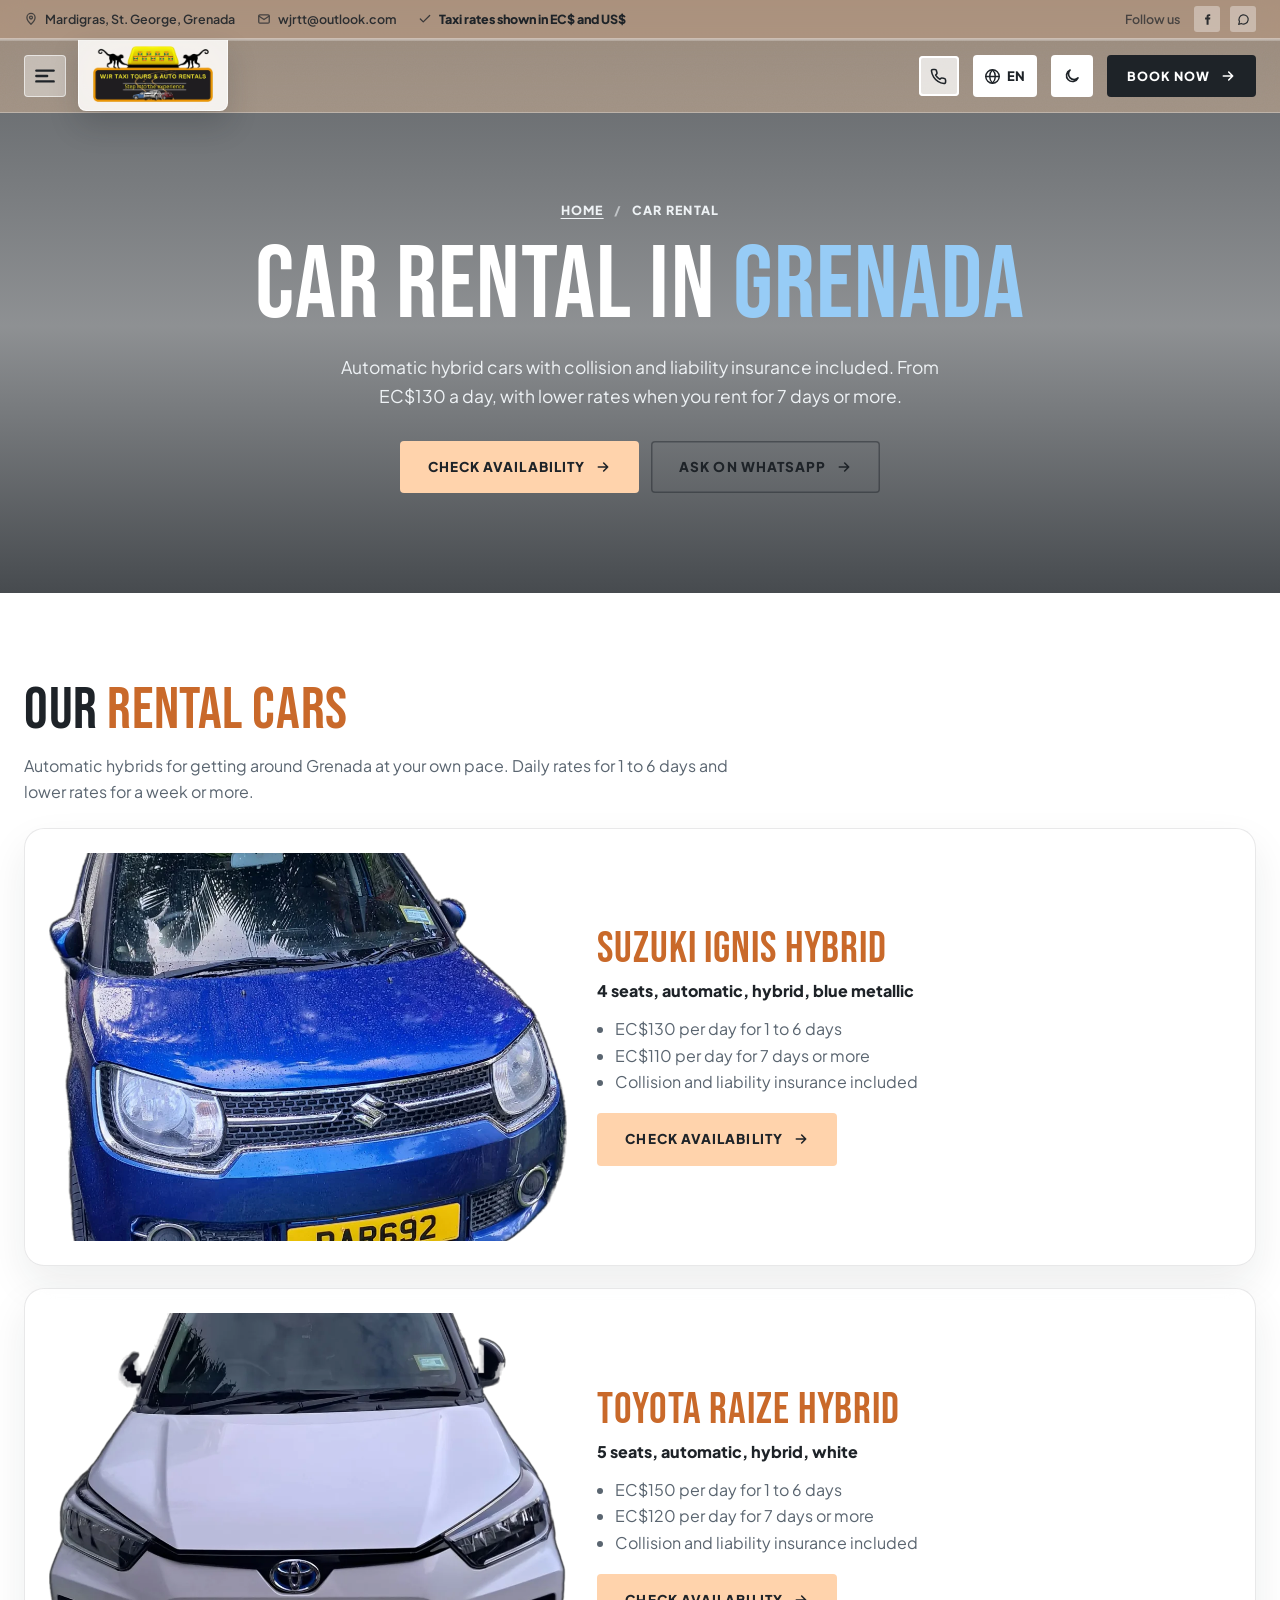
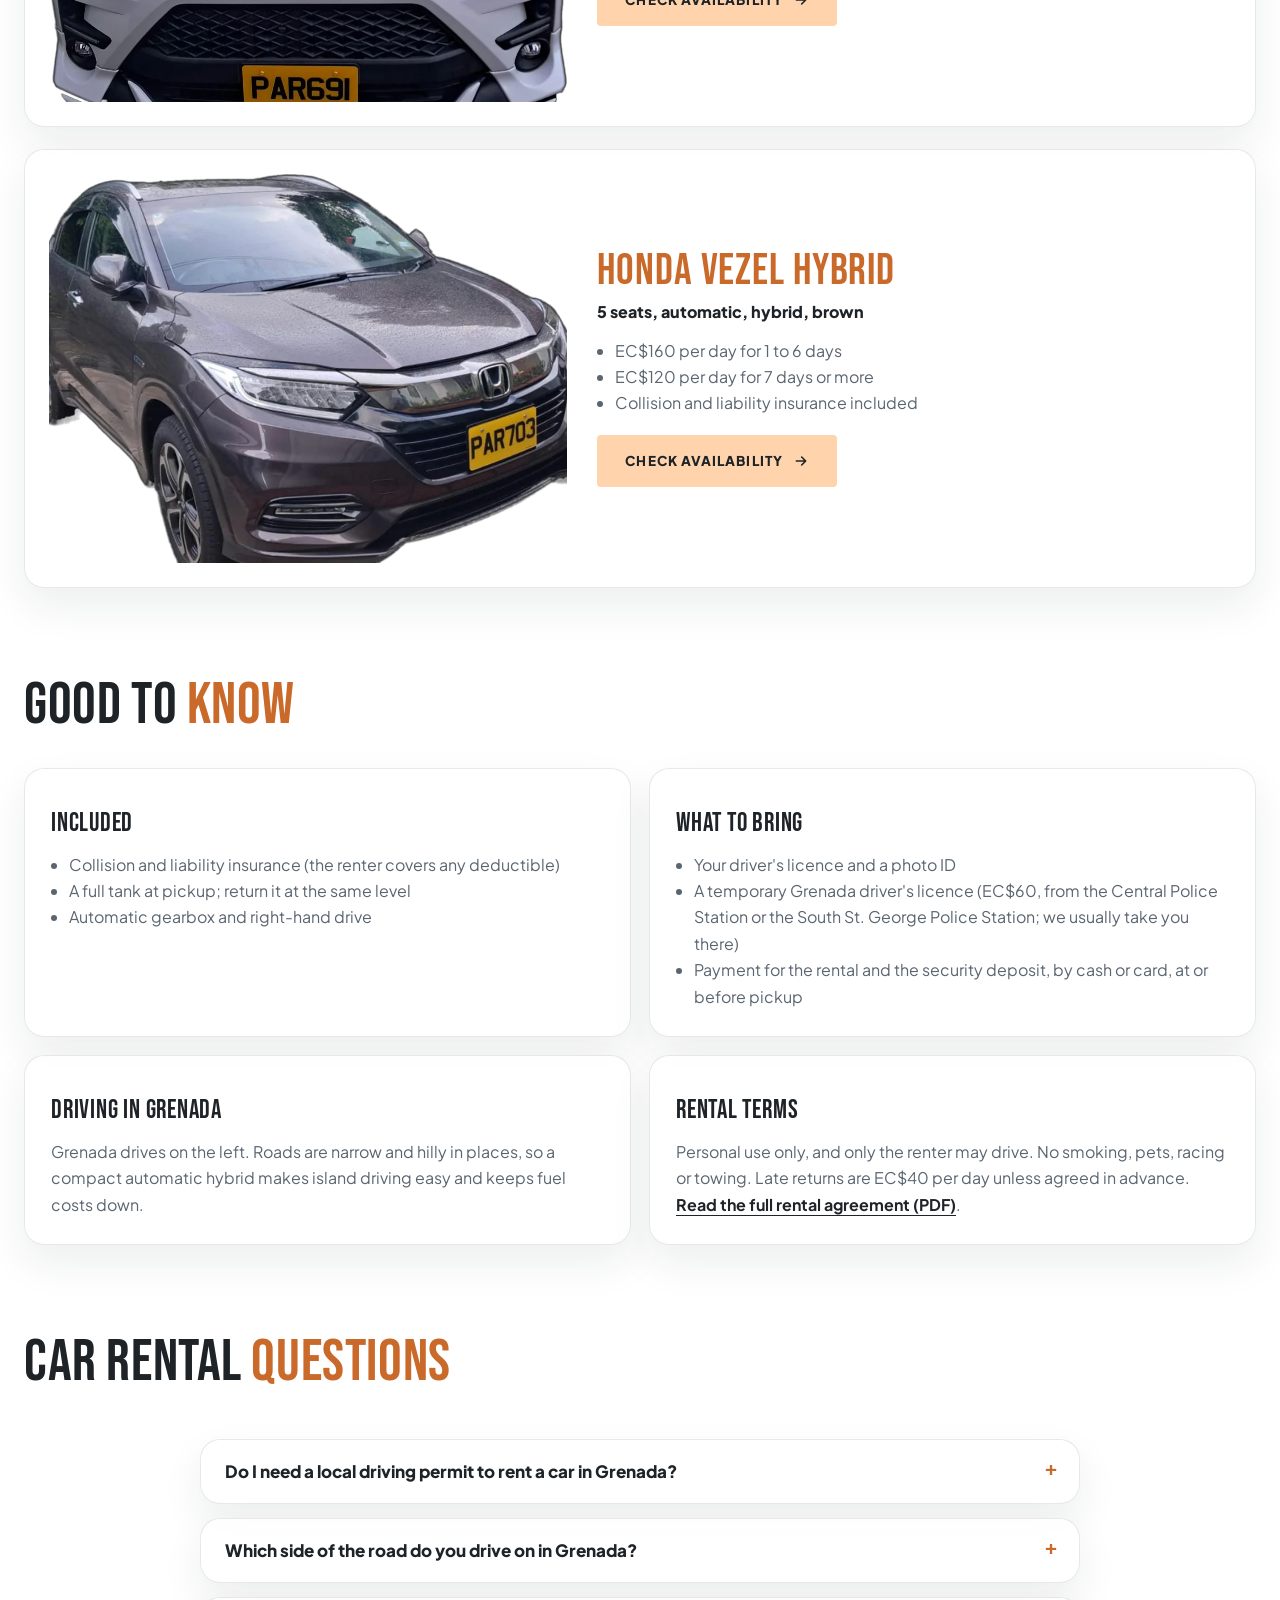
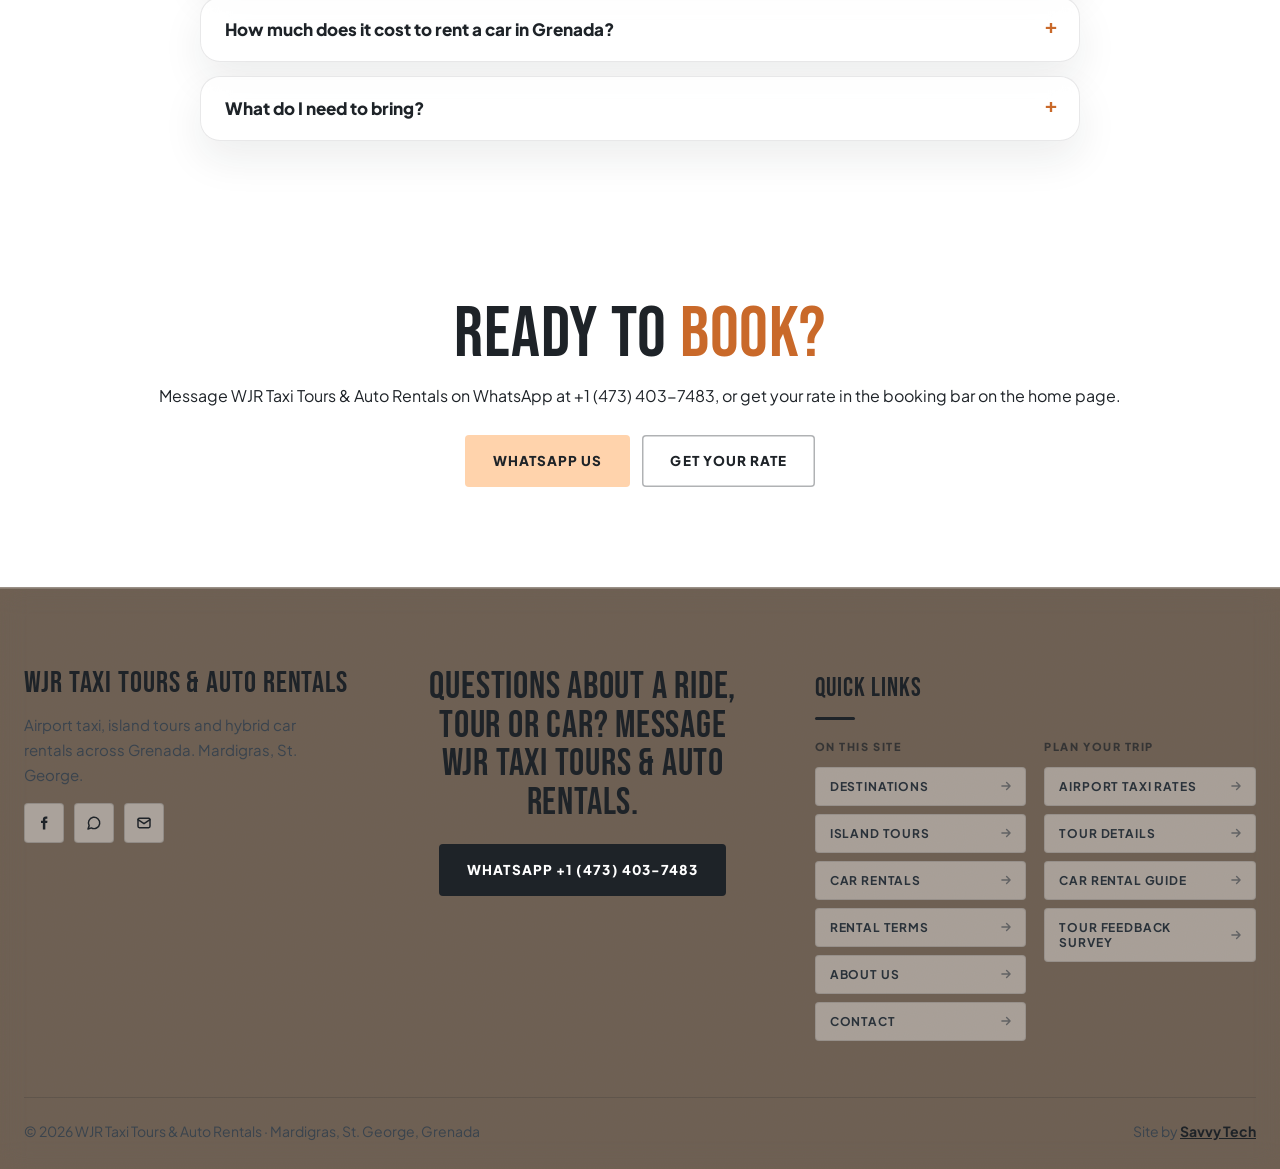
<file: grenada-car-rental/index.html>
<!doctype html>
<html lang="en-GD" data-theme="light">
<head>
<meta charset="utf-8">
<base href="../">
<meta name="viewport" content="width=device-width, initial-scale=1, viewport-fit=cover">
<title>Car Rental Grenada: Automatic Hybrids from EC$130 | WJR Taxi Tours &amp; Auto Rentals</title>
<meta name="description" content="Car rental in Grenada: automatic hybrid Suzuki Ignis, Toyota Raize and Honda Vezel, insurance included. From EC$130 a day, with lower weekly rates.">
<meta name="keywords" content="car rental Grenada, Grenada car hire, rent a car Grenada, car rental Grenada airport, hybrid car rental Grenada, automatic car rental Grenada, weekly car rental Grenada, Suzuki Ignis rental Grenada, Toyota Raize rental Grenada, Honda Vezel rental Grenada, Grenada driving permit, driving in Grenada">
<link rel="canonical" href="https://projects473.github.io/wjrdemo2/grenada-car-rental/">
<meta name="robots" content="index, follow, max-image-preview:large, max-snippet:-1">
<meta name="author" content="WJR Taxi Tours &amp; Auto Rentals">
<meta name="geo.region" content="GD-03">
<meta name="geo.placename" content="Mardigras, St. George, Grenada">
<meta name="geo.position" content="12.051823;-61.7259606">
<meta name="ICBM" content="12.051823, -61.7259606">
<meta name="format-detection" content="telephone=no">
<meta name="theme-color" content="#FFD3AC">
<link rel="icon" type="image/png" href="assets/favicon.png">
<link rel="apple-touch-icon" href="assets/apple-touch-icon.png">
<link rel="sitemap" type="application/xml" href="sitemap.xml">
<meta property="og:type" content="website">
<meta property="og:site_name" content="WJR Taxi Tours &amp; Auto Rentals">
<meta property="og:locale" content="en_US">
<meta property="og:title" content="Car Rental Grenada: Automatic Hybrids from EC$130 | WJR Taxi Tours &amp; Auto Rentals">
<meta property="og:description" content="Car rental in Grenada: automatic hybrid Suzuki Ignis, Toyota Raize and Honda Vezel, insurance included. From EC$130 a day, with lower weekly rates.">
<meta property="og:url" content="https://projects473.github.io/wjrdemo2/grenada-car-rental/">
<meta property="og:image" content="https://projects473.github.io/wjrdemo2/assets/st-georges.jpg">
<meta property="og:image:alt" content="St. George&#x27;s, Grenada">
<meta name="twitter:card" content="summary_large_image">
<meta name="twitter:title" content="Car Rental Grenada: Automatic Hybrids from EC$130 | WJR Taxi Tours &amp; Auto Rentals">
<meta name="twitter:description" content="Car rental in Grenada: automatic hybrid Suzuki Ignis, Toyota Raize and Honda Vezel, insurance included. From EC$130 a day, with lower weekly rates.">
<meta name="twitter:image" content="https://projects473.github.io/wjrdemo2/assets/st-georges.jpg">
<script type="application/ld+json">
{
 "@context": "https://schema.org",
 "@graph": [
  {
   "@type": [
    "LocalBusiness",
    "TaxiService",
    "AutoRental"
   ],
   "@id": "https://projects473.github.io/wjrdemo2/#business",
   "name": "WJR Taxi Tours & Auto Rentals",
   "alternateName": "WJRTT",
   "slogan": "Step into the experience",
   "foundingDate": "2024",
   "openingHoursSpecification": {
    "@type": "OpeningHoursSpecification",
    "dayOfWeek": [
     "Monday",
     "Tuesday",
     "Wednesday",
     "Thursday",
     "Friday",
     "Saturday",
     "Sunday"
    ],
    "opens": "00:00",
    "closes": "23:59"
   },
   "description": "Grenada airport taxi from Maurice Bishop International Airport, cruise port pickups, private island tours and automatic hybrid car rentals, with rates in EC$ and US$.",
   "url": "https://projects473.github.io/wjrdemo2/",
   "logo": "https://projects473.github.io/wjrdemo2/assets/wjr-logo.png",
   "image": [
    "https://projects473.github.io/wjrdemo2/assets/st-georges.jpg",
    "https://projects473.github.io/wjrdemo2/assets/tower-estate.jpg"
   ],
   "telephone": "+1-473-403-7483",
   "email": "wjrtt@outlook.com",
   "currenciesAccepted": "XCD, USD",
   "priceRange": "EC$30 to EC$650",
   "address": {
    "@type": "PostalAddress",
    "addressLocality": "Mardigras",
    "addressRegion": "St. George",
    "addressCountry": "GD"
   },
   "geo": {
    "@type": "GeoCoordinates",
    "latitude": 12.051823,
    "longitude": -61.7259606
   },
   "hasMap": "https://maps.app.goo.gl/k7Sct81pZx5L4zoy9",
   "sameAs": [
    "https://www.facebook.com/WJRTaxiTours/"
   ],
   "areaServed": [
    {
     "@type": "Country",
     "name": "Grenada"
    },
    {
     "@type": "Airport",
     "name": "Maurice Bishop International Airport",
     "iataCode": "GND"
    }
   ],
   "contactPoint": {
    "@type": "ContactPoint",
    "telephone": "+1-473-403-7483",
    "contactType": "reservations",
    "availableLanguage": [
     "English"
    ]
   },
   "hasOfferCatalog": {
    "@type": "OfferCatalog",
    "name": "Taxi, tours and car rentals",
    "itemListElement": [
     {
      "@type": "Offer",
      "itemOffered": {
       "@type": "TaxiService",
       "name": "Grenada airport taxi and transfers",
       "url": "https://projects473.github.io/wjrdemo2/grenada-airport-taxi/"
      }
     },
     {
      "@type": "Offer",
      "itemOffered": {
       "@type": "TouristTrip",
       "name": "Private Grenada island tours",
       "url": "https://projects473.github.io/wjrdemo2/grenada-island-tours/"
      }
     },
     {
      "@type": "Offer",
      "itemOffered": {
       "@type": "Service",
       "serviceType": "Car rental",
       "name": "Automatic hybrid car rental in Grenada",
       "url": "https://projects473.github.io/wjrdemo2/grenada-car-rental/"
      }
     }
    ]
   }
  },
  {
   "@type": "WebSite",
   "@id": "https://projects473.github.io/wjrdemo2/#website",
   "url": "https://projects473.github.io/wjrdemo2/",
   "name": "WJR Taxi Tours & Auto Rentals",
   "inLanguage": "en",
   "publisher": {
    "@id": "https://projects473.github.io/wjrdemo2/#business"
   }
  },
  {
   "@type": "WebPage",
   "@id": "https://projects473.github.io/wjrdemo2/grenada-car-rental/#webpage",
   "url": "https://projects473.github.io/wjrdemo2/grenada-car-rental/",
   "name": "Car Rental Grenada: Automatic Hybrids from EC$130 | WJR Taxi Tours & Auto Rentals",
   "description": "Car rental in Grenada: automatic hybrid Suzuki Ignis, Toyota Raize and Honda Vezel, insurance included. From EC$130 a day, with lower weekly rates.",
   "isPartOf": {
    "@id": "https://projects473.github.io/wjrdemo2/#website"
   },
   "about": {
    "@id": "https://projects473.github.io/wjrdemo2/#business"
   },
   "inLanguage": "en",
   "dateModified": "2026-11-03",
   "breadcrumb": {
    "@id": "https://projects473.github.io/wjrdemo2/grenada-car-rental/#breadcrumb"
   }
  },
  {
   "@type": "BreadcrumbList",
   "@id": "https://projects473.github.io/wjrdemo2/grenada-car-rental/#breadcrumb",
   "itemListElement": [
    {
     "@type": "ListItem",
     "position": 1,
     "name": "Home",
     "item": "https://projects473.github.io/wjrdemo2/"
    },
    {
     "@type": "ListItem",
     "position": 2,
     "name": "Car rental in Grenada",
     "item": "https://projects473.github.io/wjrdemo2/grenada-car-rental/"
    }
   ]
  },
  {
   "@type": "ItemList",
   "@id": "https://projects473.github.io/wjrdemo2/grenada-car-rental/#cars",
   "name": "Rental cars",
   "itemListElement": [
    {
     "@type": "ListItem",
     "position": 1,
     "item": {
      "@type": "Car",
      "name": "Suzuki Ignis Hybrid",
      "vehicleTransmission": "Automatic",
      "fuelType": "Hybrid",
      "steeringPosition": "https://schema.org/RightHandDriving",
      "seatingCapacity": 4,
      "color": "Blue metallic",
      "image": "https://projects473.github.io/wjrdemo2/assets/cars/ignis.webp",
      "offers": [
       {
        "@type": "Offer",
        "name": "Daily rate, 1 to 6 days",
        "seller": {
         "@id": "https://projects473.github.io/wjrdemo2/#business"
        },
        "priceSpecification": {
         "@type": "UnitPriceSpecification",
         "price": 130,
         "priceCurrency": "XCD",
         "unitCode": "DAY"
        }
       },
       {
        "@type": "Offer",
        "name": "Weekly rate, 7 days or more",
        "seller": {
         "@id": "https://projects473.github.io/wjrdemo2/#business"
        },
        "priceSpecification": {
         "@type": "UnitPriceSpecification",
         "price": 110,
         "priceCurrency": "XCD",
         "unitCode": "DAY"
        }
       }
      ]
     }
    },
    {
     "@type": "ListItem",
     "position": 2,
     "item": {
      "@type": "Car",
      "name": "Toyota Raize Hybrid",
      "vehicleTransmission": "Automatic",
      "fuelType": "Hybrid",
      "steeringPosition": "https://schema.org/RightHandDriving",
      "seatingCapacity": 5,
      "color": "White",
      "image": "https://projects473.github.io/wjrdemo2/assets/cars/raize.webp",
      "offers": [
       {
        "@type": "Offer",
        "name": "Daily rate, 1 to 6 days",
        "seller": {
         "@id": "https://projects473.github.io/wjrdemo2/#business"
        },
        "priceSpecification": {
         "@type": "UnitPriceSpecification",
         "price": 150,
         "priceCurrency": "XCD",
         "unitCode": "DAY"
        }
       },
       {
        "@type": "Offer",
        "name": "Weekly rate, 7 days or more",
        "seller": {
         "@id": "https://projects473.github.io/wjrdemo2/#business"
        },
        "priceSpecification": {
         "@type": "UnitPriceSpecification",
         "price": 120,
         "priceCurrency": "XCD",
         "unitCode": "DAY"
        }
       }
      ]
     }
    },
    {
     "@type": "ListItem",
     "position": 3,
     "item": {
      "@type": "Car",
      "name": "Honda Vezel Hybrid",
      "vehicleTransmission": "Automatic",
      "fuelType": "Hybrid",
      "steeringPosition": "https://schema.org/RightHandDriving",
      "seatingCapacity": 5,
      "color": "Brown",
      "image": "https://projects473.github.io/wjrdemo2/assets/cars/vezel.webp",
      "offers": [
       {
        "@type": "Offer",
        "name": "Daily rate, 1 to 6 days",
        "seller": {
         "@id": "https://projects473.github.io/wjrdemo2/#business"
        },
        "priceSpecification": {
         "@type": "UnitPriceSpecification",
         "price": 160,
         "priceCurrency": "XCD",
         "unitCode": "DAY"
        }
       },
       {
        "@type": "Offer",
        "name": "Weekly rate, 7 days or more",
        "seller": {
         "@id": "https://projects473.github.io/wjrdemo2/#business"
        },
        "priceSpecification": {
         "@type": "UnitPriceSpecification",
         "price": 120,
         "priceCurrency": "XCD",
         "unitCode": "DAY"
        }
       }
      ]
     }
    }
   ]
  },
  {
   "@type": "FAQPage",
   "@id": "https://projects473.github.io/wjrdemo2/grenada-car-rental/#faq",
   "mainEntity": [
    {
     "@type": "Question",
     "name": "Do I need a local driving permit to rent a car in Grenada?",
     "acceptedAnswer": {
      "@type": "Answer",
      "text": "Yes. Visitors need a temporary Grenada driver's licence as well as their own licence. It costs EC$60 and you can get it at any time from the Central Police Station in St. George's or the South St. George Police Station. We usually take renters to the police station to get it."
     }
    },
    {
     "@type": "Question",
     "name": "Which side of the road do you drive on in Grenada?",
     "acceptedAnswer": {
      "@type": "Answer",
      "text": "On the left. All our rental cars are automatic, right-hand-drive hybrids, so there is no gear stick to manage."
     }
    },
    {
     "@type": "Question",
     "name": "How much does it cost to rent a car in Grenada?",
     "acceptedAnswer": {
      "@type": "Answer",
      "text": "Our daily rates start at EC$130 for rentals of 1 to 6 days, with lower rates for 7 days or more. Collision and liability insurance is included."
     }
    },
    {
     "@type": "Question",
     "name": "What do I need to bring?",
     "acceptedAnswer": {
      "@type": "Answer",
      "text": "Your driver's licence and a photo ID. All payments, including the rental charges and the security deposit, are made by cash or card at or before pickup. The deposit is returned when the car comes back in the same condition."
     }
    }
   ]
  }
 ]
}
</script>
<link rel="preconnect" href="https://fonts.googleapis.com">
<link rel="preconnect" href="https://fonts.gstatic.com" crossorigin>
<link href="https://fonts.googleapis.com/css2?family=Bebas+Neue&family=Kaushan+Script&family=Plus+Jakarta+Sans:wght@400;500;600;700;800&display=swap" rel="stylesheet">
<link rel="stylesheet" href="css/styles.css?v=202611251100">
<script>(function(){var t=null;try{t=new URLSearchParams(location.search).get('theme')||localStorage.getItem('wjr-theme')}catch(e){}if(t==='dark')document.documentElement.removeAttribute('data-theme');var d=document.documentElement;if('IntersectionObserver' in window){d.classList.add('js-rv');setTimeout(function(){d.classList.add('rv-all')},5000)}})();</script>
</head>
<body>
<header class="nav" id="nav">
  <div class="topstrip">
    <div class="wrap">
      <div class="ts-l">
        <span><svg width="14" height="14" viewBox="0 0 24 24" fill="none" stroke="currentColor" stroke-width="2.2" stroke-linecap="round" stroke-linejoin="round"><path d="M12 21s-7-6.2-7-11.5a7 7 0 0 1 14 0C19 14.8 12 21 12 21z"/><circle cx="12" cy="9.5" r="2.5"/></svg>Mardigras, St. George, Grenada</span>
        <a href="mailto:wjrtt@outlook.com"><svg width="14" height="14" viewBox="0 0 24 24" fill="none" stroke="currentColor" stroke-width="2.2" stroke-linecap="round" stroke-linejoin="round"><rect x="3" y="5" width="18" height="14" rx="2"/><path d="m3 7 9 6 9-6"/></svg>wjrtt@outlook.com</a>
        <span class="ts-hl"><svg width="14" height="14" viewBox="0 0 24 24" fill="none" stroke="currentColor" stroke-width="2.2" stroke-linecap="round" stroke-linejoin="round"><path d="M20 6 9 17l-5-5"/></svg>Taxi rates shown in EC$ and US$</span>
      </div>
      <div class="ts-r">
        <span>Follow us</span>
        <a href="https://www.facebook.com/WJRTaxiTours/" target="_blank" rel="noopener" aria-label="WJR Taxi Tours &amp; Auto Rentals on Facebook"><svg width="13" height="13" viewBox="0 0 24 24" fill="currentColor"><path d="M14 8.5V6.8c0-.8.2-1.3 1.4-1.3H17V2.3c-.3 0-1.3-.1-2.5-.1-2.5 0-4.2 1.5-4.2 4.3v2H7.5V12h2.8v9.8H14V12h2.8l.4-3.5z"/></svg></a>
        <a href="https://wa.me/14734037483" target="_blank" rel="noopener" aria-label="WhatsApp"><svg width="13" height="13" viewBox="0 0 24 24" fill="none" stroke="currentColor" stroke-width="2.2" stroke-linecap="round" stroke-linejoin="round"><path d="M3 21l1.7-5A8.5 8.5 0 1 1 8 19.3L3 21z"/></svg></a>
      </div>
    </div>
  </div>
  <div class="bar">
    <div class="wrap">
    <button class="menu-btn" type="button" aria-label="Open menu" aria-expanded="false" aria-controls="navlinks" id="menuBtn"><svg width="26" height="26" viewBox="0 0 24 24" fill="none" stroke="currentColor" stroke-width="2.2" stroke-linecap="round"><path d="M4 7h16M4 12h10M4 17h16"/></svg></button>
    <nav class="nav-links" id="navlinks" aria-label="Main">
      <a href="#destinations"><svg width="15" height="15" viewBox="0 0 24 24" fill="none" stroke="currentColor" stroke-width="2.2" stroke-linecap="round" stroke-linejoin="round"><path d="M12 21s-7-6.2-7-11.5a7 7 0 0 1 14 0C19 14.8 12 21 12 21z"/><circle cx="12" cy="9.5" r="2.5"/></svg><span>Destinations</span></a>
      <a href="#tours"><svg width="15" height="15" viewBox="0 0 24 24" fill="none" stroke="currentColor" stroke-width="2.2" stroke-linecap="round" stroke-linejoin="round"><path d="M12 22c0-6 1-10 3-13"/><path d="M15 9c-2-3-6-3-9-1 3 0 5 1 7 3M15 9c1-3 5-4 8-2-3 0-5 1-6 3M15 9c0-3-2-5-5-6 1 2 2 4 2 6"/></svg><span>Tours</span></a>
      <a href="#rentals"><svg width="15" height="15" viewBox="0 0 24 24" fill="none" stroke="currentColor" stroke-width="2.2" stroke-linecap="round" stroke-linejoin="round"><circle cx="8" cy="15" r="4"/><path d="m10.8 12.2 8.2-8.2M17 6l2 2M15 8l2 2"/></svg><span>Rentals</span></a>
      <a href="#contact"><svg width="15" height="15" viewBox="0 0 24 24" fill="none" stroke="currentColor" stroke-width="2.2" stroke-linecap="round" stroke-linejoin="round"><path d="M3 21l1.7-5A8.5 8.5 0 1 1 8 19.3L3 21z"/></svg><span>Contact</span></a>
      <a href="about/"><svg width="15" height="15" viewBox="0 0 24 24" fill="none" stroke="currentColor" stroke-width="2.2" stroke-linecap="round" stroke-linejoin="round"><circle cx="12" cy="8" r="4"/><path d="M4 21a8 8 0 0 1 16 0"/></svg><span>About</span></a>
    </nav>
    <a class="brand" href="#top" aria-label="WJR Taxi Tours and Auto Rentals, home"><img src="assets/wjr-logo-sm.png" alt="WJR Taxi Tours &amp; Auto Rentals logo" width="300" height="140"></a>
    <div class="nav-r">
      <a class="nav-call" href="tel:+14734037483"><i><svg width="17" height="17" viewBox="0 0 24 24" fill="none" stroke="currentColor" stroke-width="2.2" stroke-linecap="round" stroke-linejoin="round"><path d="M22 16.9v3a2 2 0 0 1-2.2 2 19.8 19.8 0 0 1-8.6-3.1 19.5 19.5 0 0 1-6-6A19.8 19.8 0 0 1 2.1 4.2 2 2 0 0 1 4.1 2h3a2 2 0 0 1 2 1.7c.1 1 .4 1.9.7 2.8a2 2 0 0 1-.5 2.1L8 9.9a16 16 0 0 0 6 6l1.3-1.3a2 2 0 0 1 2.1-.4c.9.3 1.8.6 2.8.7a2 2 0 0 1 1.7 2z"/></svg></i><span><small>Call or WhatsApp</small><b>+1 (473) 403-7483</b></span></a>
      <div class="lang notranslate" translate="no"><button class="lang-btn" type="button" id="langBtn" aria-haspopup="true" aria-expanded="false" aria-controls="langMenu" aria-label="Choose language" title="Translate this page"><svg width="17" height="17" viewBox="0 0 24 24" fill="none" stroke="currentColor" stroke-width="2" stroke-linecap="round" stroke-linejoin="round" aria-hidden="true"><circle cx="12" cy="12" r="9.5"/><path d="M2.5 12h19M12 2.5c2.6 2.6 4 6 4 9.5s-1.4 6.9-4 9.5c-2.6-2.6-4-6-4-9.5s1.4-6.9 4-9.5z"/></svg><span id="langCode">EN</span></button><ul class="lang-menu" id="langMenu" role="menu" hidden><li><button type="button" role="menuitemradio" data-lang="en" lang="en">English</button></li><li><button type="button" role="menuitemradio" data-lang="es" lang="es">Español</button></li><li><button type="button" role="menuitemradio" data-lang="fr" lang="fr">Français</button></li><li><button type="button" role="menuitemradio" data-lang="de" lang="de">Deutsch</button></li><li><button type="button" role="menuitemradio" data-lang="it" lang="it">Italiano</button></li><li><button type="button" role="menuitemradio" data-lang="pt" lang="pt">Português</button></li><li><button type="button" role="menuitemradio" data-lang="nl" lang="nl">Nederlands</button></li><li><button type="button" role="menuitemradio" data-lang="zh-CN" lang="zh-CN">中文</button></li></ul></div>
      <button class="theme-btn" type="button" id="themeBtn" aria-label="Switch to the white version" title="Switch between the charcoal and white versions"><svg class="moon" width="18" height="18" viewBox="0 0 24 24" fill="none" stroke="currentColor" stroke-width="2.2" stroke-linecap="round" stroke-linejoin="round"><circle cx="12" cy="12" r="4.5"/><path d="M12 2v2.5M12 19.5V22M2 12h2.5M19.5 12H22M4.9 4.9l1.8 1.8M17.3 17.3l1.8 1.8M4.9 19.1l1.8-1.8M17.3 6.7l1.8-1.8"/></svg><svg class="sun" width="18" height="18" viewBox="0 0 24 24" fill="none" stroke="currentColor" stroke-width="2.2" stroke-linecap="round" stroke-linejoin="round"><path d="M20 14.5A8 8 0 1 1 9.5 4a6.5 6.5 0 0 0 10.5 10.5z"/></svg></button>
      <a class="btn btn-dark btn-sm book-btn" href="#book">Book now <svg width="16" height="16" viewBox="0 0 24 24" fill="none" stroke="currentColor" stroke-width="2.4" stroke-linecap="round" stroke-linejoin="round"><path d="M5 12h14M13 6l6 6-6 6"/></svg></a>
    </div>
    </div>
  </div>
</header>

<main id="top">
  <section class="page-hero">
    <div class="bgimg" style="background-image:url('https://images.unsplash.com/photo-1637034910624-284abc997da3?auto=format&fit=crop&q=75&w=1900')" aria-hidden="true" data-edit="b1"></div>
    <div class="wrap">
      <nav class="crumbs" aria-label="Breadcrumb"><ol><li><a href="./">Home</a></li><li aria-current="page">Car rental</li></ol></nav>
      <h1 data-edit="t1">Car rental in <span>Grenada</span></h1>
      <p class="intro" data-edit="t2">Automatic hybrid cars with collision and liability insurance included. From EC$130 a day, with lower rates when you rent for 7 days or more.</p>
      <div class="ctas"><a class="btn" href="./#availability">Check availability <svg width="16" height="16" viewBox="0 0 24 24" fill="none" stroke="currentColor" stroke-width="2.4" stroke-linecap="round" stroke-linejoin="round" aria-hidden="true"><path d="M5 12h14M13 6l6 6-6 6"/></svg></a><a class="btn btn-ghost" href="https://wa.me/14734037483?text=Hello%20WJR%20Taxi%20Tours%20%26%20Auto%20Rentals%2C%20I%20would%20like%20to%20rent%20a%20car.%20Dates%3A%20" target="_blank" rel="noopener">Ask on WhatsApp <svg width="16" height="16" viewBox="0 0 24 24" fill="none" stroke="currentColor" stroke-width="2.4" stroke-linecap="round" stroke-linejoin="round" aria-hidden="true"><path d="M5 12h14M13 6l6 6-6 6"/></svg></a></div>
    </div>
  </section>

  <section class="page-sec">
    <div class="wrap">
      <h2 class="h2" data-edit="t3">Our <span class="sky">rental cars</span></h2>
      <p class="sub" data-edit="t4">Automatic hybrids for getting around Grenada at your own pace. Daily rates for 1 to 6 days and lower rates for a week or more.</p>
      
      <article class="trip glass">
        <img src="assets/cars/ignis.webp" alt="WJR Taxi Tours &amp; Auto Rentals&#x27; blue Suzuki Ignis Hybrid rental car" loading="lazy" data-edit="i1">
        <div>
          <h2 data-edit="t5">Suzuki Ignis Hybrid</h2>
          <p class="tag" data-edit="t6">4 seats, automatic, hybrid, blue metallic</p>
          <ul><li data-edit="t7">EC$130 per day for 1 to 6 days</li><li data-edit="t8">EC$110 per day for 7 days or more</li><li data-edit="t9">Collision and liability insurance included</li></ul>
          <a class="btn" href="./#availability">Check availability <svg width="16" height="16" viewBox="0 0 24 24" fill="none" stroke="currentColor" stroke-width="2.4" stroke-linecap="round" stroke-linejoin="round" aria-hidden="true"><path d="M5 12h14M13 6l6 6-6 6"/></svg></a>
        </div>
      </article>
      <article class="trip glass">
        <img src="assets/cars/raize.webp" alt="WJR Taxi Tours &amp; Auto Rentals&#x27; white Toyota Raize Hybrid rental car" loading="lazy" data-edit="i2">
        <div>
          <h2 data-edit="t10">Toyota Raize Hybrid</h2>
          <p class="tag" data-edit="t11">5 seats, automatic, hybrid, white</p>
          <ul><li data-edit="t12">EC$150 per day for 1 to 6 days</li><li data-edit="t13">EC$120 per day for 7 days or more</li><li data-edit="t14">Collision and liability insurance included</li></ul>
          <a class="btn" href="./#availability">Check availability <svg width="16" height="16" viewBox="0 0 24 24" fill="none" stroke="currentColor" stroke-width="2.4" stroke-linecap="round" stroke-linejoin="round" aria-hidden="true"><path d="M5 12h14M13 6l6 6-6 6"/></svg></a>
        </div>
      </article>
      <article class="trip glass">
        <img src="assets/cars/vezel.webp" alt="WJR Taxi Tours &amp; Auto Rentals&#x27; brown Honda Vezel Hybrid rental car" loading="lazy" data-edit="i3">
        <div>
          <h2 data-edit="t15">Honda Vezel Hybrid</h2>
          <p class="tag" data-edit="t16">5 seats, automatic, hybrid, brown</p>
          <ul><li data-edit="t17">EC$160 per day for 1 to 6 days</li><li data-edit="t18">EC$120 per day for 7 days or more</li><li data-edit="t19">Collision and liability insurance included</li></ul>
          <a class="btn" href="./#availability">Check availability <svg width="16" height="16" viewBox="0 0 24 24" fill="none" stroke="currentColor" stroke-width="2.4" stroke-linecap="round" stroke-linejoin="round" aria-hidden="true"><path d="M5 12h14M13 6l6 6-6 6"/></svg></a>
        </div>
      </article>
    </div>
  </section>
  <section class="page-sec">
    <div class="wrap">
      <h2 class="h2" data-edit="t20">Good to <span class="sky">know</span></h2>
      <div class="feature-grid">
        <div class="feature glass"><h3 data-edit="t21">Included</h3><ul><li data-edit="t22">Collision and liability insurance (the renter covers any deductible)</li><li data-edit="t23">A full tank at pickup; return it at the same level</li><li data-edit="t24">Automatic gearbox and right-hand drive</li></ul></div>
        <div class="feature glass"><h3 data-edit="t25">What to bring</h3><ul><li data-edit="t26">Your driver&#39;s licence and a photo ID</li><li data-edit="t27">A temporary Grenada driver&#39;s licence (EC$60, from the Central Police Station or the South St. George Police Station; we usually take you there)</li><li data-edit="t28">Payment for the rental and the security deposit, by cash or card, at or before pickup</li></ul></div>
        <div class="feature glass"><h3 data-edit="t29">Driving in Grenada</h3><p data-edit="t30">Grenada drives on the left. Roads are narrow and hilly in places, so a compact automatic hybrid makes island driving easy and keeps fuel costs down.</p></div>
        <div class="feature glass"><h3 data-edit="t31">Rental terms</h3><p data-edit="t32">Personal use only, and only the renter may drive. No smoking, pets, racing or towing. Late returns are EC$40 per day unless agreed in advance. <a class="inline-link" href="files/WJR-Rental-Agreement.pdf">Read the full rental agreement (PDF)</a>.</p></div>
      </div>
    </div>
  </section>
  <section class="page-sec">
    <div class="wrap">
      <h2 class="h2" data-edit="t33">Car rental <span class="sky">questions</span></h2>
      <div class="faq"><details class="faq-item glass"><summary><h3 data-edit="t34">Do I need a local driving permit to rent a car in Grenada?</h3></summary><p data-edit="t35">Yes. Visitors need a temporary Grenada driver&#x27;s licence as well as their own licence. It costs EC$60 and you can get it at any time from the Central Police Station in St. George&#x27;s or the South St. George Police Station. We usually take renters to the police station to get it.</p></details><details class="faq-item glass"><summary><h3 data-edit="t36">Which side of the road do you drive on in Grenada?</h3></summary><p data-edit="t37">On the left. All our rental cars are automatic, right-hand-drive hybrids, so there is no gear stick to manage.</p></details><details class="faq-item glass"><summary><h3 data-edit="t38">How much does it cost to rent a car in Grenada?</h3></summary><p data-edit="t39">Our daily rates start at EC$130 for rentals of 1 to 6 days, with lower rates for 7 days or more. Collision and liability insurance is included.</p></details><details class="faq-item glass"><summary><h3 data-edit="t40">What do I need to bring?</h3></summary><p data-edit="t41">Your driver&#x27;s licence and a photo ID. All payments, including the rental charges and the security deposit, are made by cash or card at or before pickup. The deposit is returned when the car comes back in the same condition.</p></details></div>
    </div>
  </section>

  <section class="cta-band">
    <div class="wrap">
      <h2 class="h2" data-edit="t42">Ready to <span class="sky">book?</span></h2>
      <p class="sub" style="margin:14px auto 0" data-edit="t43">Message WJR Taxi Tours &amp; Auto Rentals on WhatsApp at +1 (473) 403-7483, or get your rate in the booking bar on the home page.</p>
      <div class="ctas"><a class="btn" href="https://wa.me/14734037483?text=Hello%20WJR%20Taxi%20Tours%20%26%20Auto%20Rentals%2C%20I%20would%20like%20to%20make%20a%20booking." target="_blank" rel="noopener">WhatsApp us</a><a class="btn btn-ghost" href="./#book">Get your rate</a></div>
    </div>
  </section>
</main>

<footer>
  <div class="f-bg" aria-hidden="true"></div>
  <div class="f-glass">
  <div class="wrap">
    <div class="f-grid">
      <div class="f-brand">
        <h4 class="f-name notranslate" translate="no" data-edit="t44">WJR Taxi Tours &amp; Auto Rentals</h4>
        <p data-edit="t45">Airport taxi, island tours and hybrid car rentals across Grenada. Mardigras, St. George.</p>
        <div class="socials">
          <a href="https://www.facebook.com/WJRTaxiTours/" target="_blank" rel="noopener" aria-label="Facebook"><svg width="16" height="16" viewBox="0 0 24 24" fill="currentColor"><path d="M14 8.5V6.8c0-.8.2-1.3 1.4-1.3H17V2.3c-.3 0-1.3-.1-2.5-.1-2.5 0-4.2 1.5-4.2 4.3v2H7.5V12h2.8v9.8H14V12h2.8l.4-3.5z"/></svg></a>
          <a href="https://wa.me/14734037483" target="_blank" rel="noopener" aria-label="WhatsApp"><svg width="16" height="16" viewBox="0 0 24 24" fill="none" stroke="currentColor" stroke-width="2.2" stroke-linecap="round" stroke-linejoin="round"><path d="M3 21l1.7-5A8.5 8.5 0 1 1 8 19.3L3 21z"/></svg></a>
          <a href="mailto:wjrtt@outlook.com" aria-label="Email"><svg width="16" height="16" viewBox="0 0 24 24" fill="none" stroke="currentColor" stroke-width="2.2" stroke-linecap="round" stroke-linejoin="round"><rect x="3" y="5" width="18" height="14" rx="2"/><path d="m3 7 9 6 9-6"/></svg></a>
        </div>
      </div>
      <div class="f-mid">
        <h3 data-edit="t46">Questions about a ride,<br>tour or car? Message<br>WJR Taxi Tours &amp; Auto Rentals.</h3>
        <a class="btn" href="https://wa.me/14734037483" target="_blank" rel="noopener">WhatsApp +1 (473) 403-7483</a>
      </div>
      <div class="f-col f-links">
        <h4 data-edit="t47">Quick links</h4>
        <div class="ql-grid">
          <nav aria-label="On this site"><p class="ql-h">On this site</p><ul><li><a href="#destinations"><span>Destinations</span><svg width="14" height="14" viewBox="0 0 24 24" fill="none" stroke="currentColor" stroke-width="2.4" stroke-linecap="round" stroke-linejoin="round" aria-hidden="true"><path d="M5 12h14M13 6l6 6-6 6"/></svg></a></li><li><a href="#tours"><span>Island tours</span><svg width="14" height="14" viewBox="0 0 24 24" fill="none" stroke="currentColor" stroke-width="2.4" stroke-linecap="round" stroke-linejoin="round" aria-hidden="true"><path d="M5 12h14M13 6l6 6-6 6"/></svg></a></li><li><a href="#rentals"><span>Car rentals</span><svg width="14" height="14" viewBox="0 0 24 24" fill="none" stroke="currentColor" stroke-width="2.4" stroke-linecap="round" stroke-linejoin="round" aria-hidden="true"><path d="M5 12h14M13 6l6 6-6 6"/></svg></a></li><li><a href="#faq"><span>Rental terms</span><svg width="14" height="14" viewBox="0 0 24 24" fill="none" stroke="currentColor" stroke-width="2.4" stroke-linecap="round" stroke-linejoin="round" aria-hidden="true"><path d="M5 12h14M13 6l6 6-6 6"/></svg></a></li><li><a href="about/"><span>About us</span><svg width="14" height="14" viewBox="0 0 24 24" fill="none" stroke="currentColor" stroke-width="2.4" stroke-linecap="round" stroke-linejoin="round" aria-hidden="true"><path d="M5 12h14M13 6l6 6-6 6"/></svg></a></li><li><a href="#contact"><span>Contact</span><svg width="14" height="14" viewBox="0 0 24 24" fill="none" stroke="currentColor" stroke-width="2.4" stroke-linecap="round" stroke-linejoin="round" aria-hidden="true"><path d="M5 12h14M13 6l6 6-6 6"/></svg></a></li></ul></nav>
          <nav aria-label="Plan your trip"><p class="ql-h">Plan your trip</p><ul><li><a href="grenada-airport-taxi/"><span>Airport taxi rates</span><svg width="14" height="14" viewBox="0 0 24 24" fill="none" stroke="currentColor" stroke-width="2.4" stroke-linecap="round" stroke-linejoin="round" aria-hidden="true"><path d="M5 12h14M13 6l6 6-6 6"/></svg></a></li><li><a href="grenada-island-tours/"><span>Tour details</span><svg width="14" height="14" viewBox="0 0 24 24" fill="none" stroke="currentColor" stroke-width="2.4" stroke-linecap="round" stroke-linejoin="round" aria-hidden="true"><path d="M5 12h14M13 6l6 6-6 6"/></svg></a></li><li><a href="grenada-car-rental/"><span>Car rental guide</span><svg width="14" height="14" viewBox="0 0 24 24" fill="none" stroke="currentColor" stroke-width="2.4" stroke-linecap="round" stroke-linejoin="round" aria-hidden="true"><path d="M5 12h14M13 6l6 6-6 6"/></svg></a></li><li><a href="https://forms.office.com/r/e2x5VSHUy5" target="_blank" rel="noopener"><span>Tour feedback survey</span><svg width="14" height="14" viewBox="0 0 24 24" fill="none" stroke="currentColor" stroke-width="2.4" stroke-linecap="round" stroke-linejoin="round" aria-hidden="true"><path d="M5 12h14M13 6l6 6-6 6"/></svg></a></li></ul></nav>
        </div>
      </div>
    </div>
    <div class="f-bottom">
      <span>© 2026 WJR Taxi Tours &amp; Auto Rentals · Mardigras, St. George, Grenada</span>
      <span>Site by <a href="https://ghosten22.github.io/savvy-tech/">Savvy Tech</a></span>
    </div>
  </div>
  </div>
</footer>

<div class="mbar">
  <a class="btn btn-dark" href="#book">Book now</a>
  <a class="btn btn-peach wa" href="https://wa.me/14734037483" target="_blank" rel="noopener" aria-label="Chat on WhatsApp"><svg width="22" height="22" viewBox="0 0 24 24" fill="none" stroke="currentColor" stroke-width="2" stroke-linecap="round" stroke-linejoin="round"><path d="M3 21l1.7-5A8.5 8.5 0 1 1 8 19.3L3 21z"/></svg></a>
</div>
<script src="js/pages.js?v=202611251100"></script>
</body>
</html>
</file>
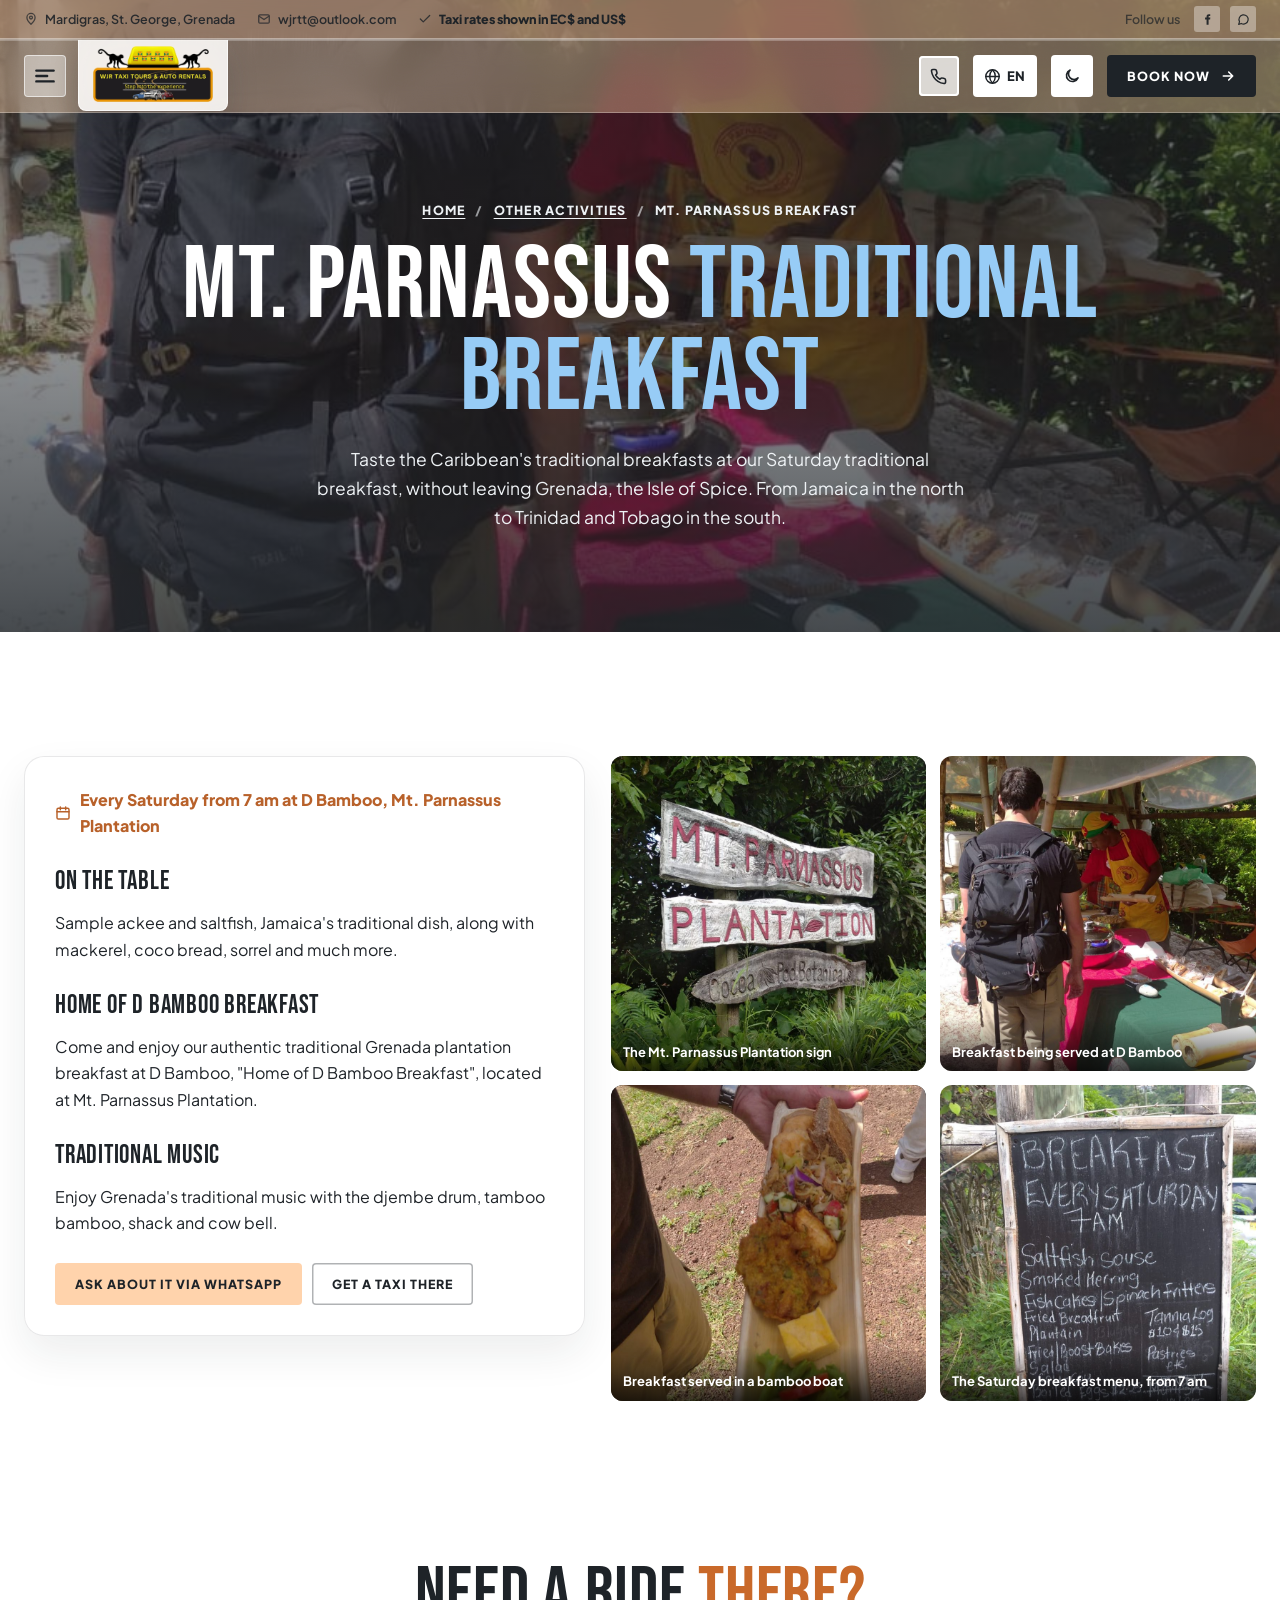
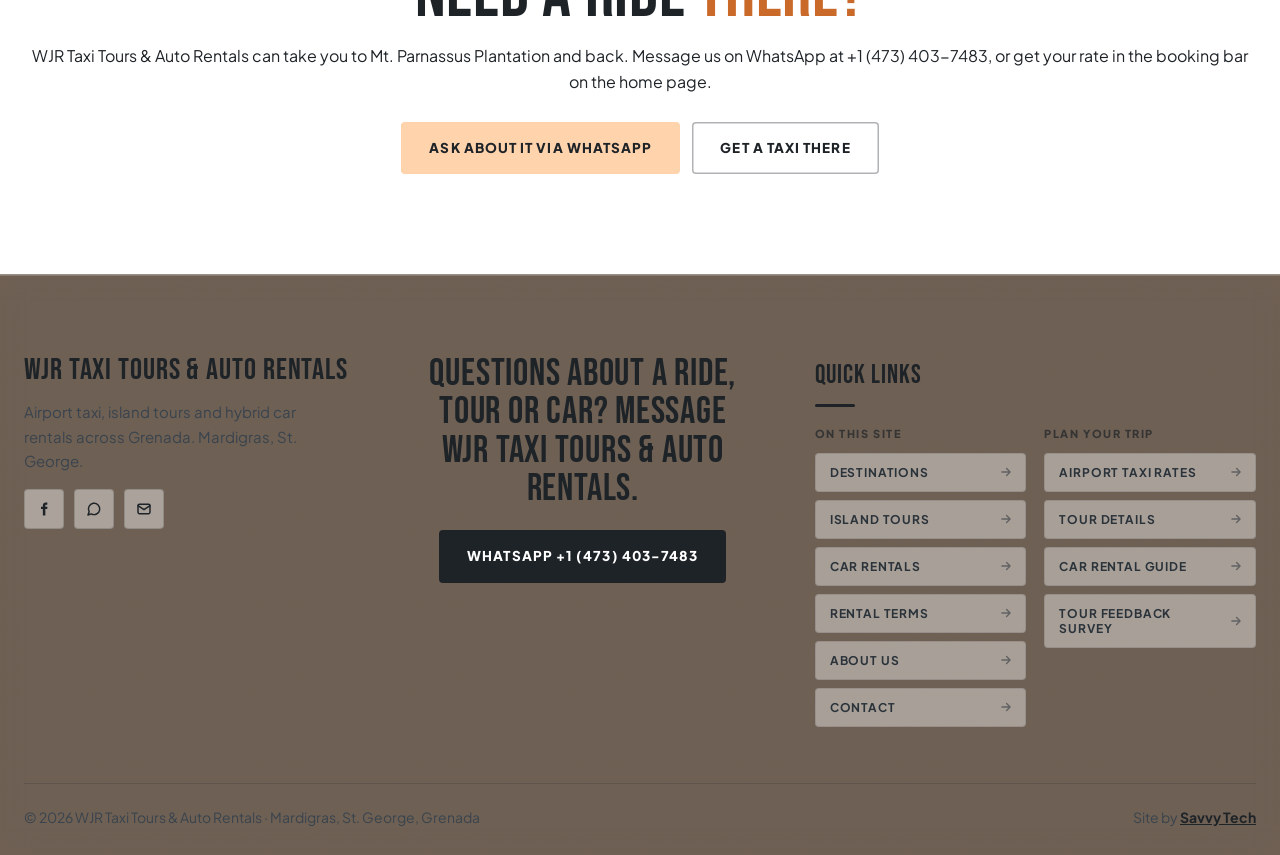
<file: mt-parnassus-breakfast/index.html>
<!doctype html>
<html lang="en-GD" data-theme="light">
<head>
<meta charset="utf-8">
<base href="../">
<meta name="viewport" content="width=device-width, initial-scale=1, viewport-fit=cover">
<title>Mt. Parnassus Traditional Breakfast, Grenada | WJR Taxi Tours &amp; Auto Rentals</title>
<meta name="description" content="Saturday traditional Caribbean breakfast from 7 am at D Bamboo, Mt. Parnassus Plantation, Grenada. Photos, videos and a taxi there with WJR Taxi Tours &amp; Auto Rentals.">
<meta name="keywords" content="Mt. Parnassus Plantation, Grenada breakfast, traditional Caribbean breakfast, D Bamboo, Saturday breakfast Grenada, things to do in Grenada">
<link rel="canonical" href="https://projects473.github.io/wjrdemo2/mt-parnassus-breakfast/">
<meta name="robots" content="index, follow, max-image-preview:large, max-snippet:-1">
<meta name="author" content="WJR Taxi Tours &amp; Auto Rentals">
<meta name="geo.region" content="GD-03">
<meta name="geo.placename" content="Mardigras, St. George, Grenada">
<meta name="geo.position" content="12.051823;-61.7259606">
<meta name="ICBM" content="12.051823, -61.7259606">
<meta name="format-detection" content="telephone=no">
<meta name="theme-color" content="#FFD3AC">
<link rel="icon" type="image/png" href="assets/favicon.png">
<link rel="apple-touch-icon" href="assets/apple-touch-icon.png">
<link rel="sitemap" type="application/xml" href="sitemap.xml">
<meta property="og:type" content="website">
<meta property="og:site_name" content="WJR Taxi Tours &amp; Auto Rentals">
<meta property="og:locale" content="en_US">
<meta property="og:title" content="Mt. Parnassus Traditional Breakfast, Grenada | WJR Taxi Tours &amp; Auto Rentals">
<meta property="og:description" content="Saturday traditional Caribbean breakfast from 7 am at D Bamboo, Mt. Parnassus Plantation, Grenada. Photos, videos and a taxi there with WJR Taxi Tours &amp; Auto Rentals.">
<meta property="og:url" content="https://projects473.github.io/wjrdemo2/mt-parnassus-breakfast/">
<meta property="og:image" content="https://projects473.github.io/wjrdemo2/assets/activities/bamboo-breakfast-plate.jpg">
<meta property="og:image:alt" content="Breakfast served in a bamboo boat at Mt. Parnassus Plantation">
<meta name="twitter:card" content="summary_large_image">
<meta name="twitter:title" content="Mt. Parnassus Traditional Breakfast, Grenada | WJR Taxi Tours &amp; Auto Rentals">
<meta name="twitter:description" content="Saturday traditional Caribbean breakfast from 7 am at D Bamboo, Mt. Parnassus Plantation, Grenada. Photos, videos and a taxi there with WJR Taxi Tours &amp; Auto Rentals.">
<meta name="twitter:image" content="https://projects473.github.io/wjrdemo2/assets/activities/bamboo-breakfast-plate.jpg">
<script type="application/ld+json">{
 "@context": "https://schema.org",
 "@graph": [
  {
   "@type": [
    "LocalBusiness",
    "TaxiService",
    "AutoRental"
   ],
   "@id": "https://projects473.github.io/wjrdemo2/#business",
   "name": "WJR Taxi Tours & Auto Rentals",
   "alternateName": "WJRTT",
   "slogan": "Step into the experience",
   "foundingDate": "2024",
   "openingHoursSpecification": {
    "@type": "OpeningHoursSpecification",
    "dayOfWeek": [
     "Monday",
     "Tuesday",
     "Wednesday",
     "Thursday",
     "Friday",
     "Saturday",
     "Sunday"
    ],
    "opens": "00:00",
    "closes": "23:59"
   },
   "description": "Grenada airport taxi from Maurice Bishop International Airport, cruise port pickups, private island tours and automatic hybrid car rentals, with rates in EC$ and US$.",
   "url": "https://projects473.github.io/wjrdemo2/",
   "logo": "https://projects473.github.io/wjrdemo2/assets/wjr-logo.png",
   "image": [
    "https://projects473.github.io/wjrdemo2/assets/st-georges.jpg",
    "https://projects473.github.io/wjrdemo2/assets/tower-estate.jpg"
   ],
   "telephone": "+1-473-403-7483",
   "email": "wjrtt@outlook.com",
   "currenciesAccepted": "XCD, USD",
   "priceRange": "EC$30 to EC$650",
   "address": {
    "@type": "PostalAddress",
    "addressLocality": "Mardigras",
    "addressRegion": "St. George",
    "addressCountry": "GD"
   },
   "geo": {
    "@type": "GeoCoordinates",
    "latitude": 12.051823,
    "longitude": -61.7259606
   },
   "hasMap": "https://maps.app.goo.gl/k7Sct81pZx5L4zoy9",
   "sameAs": [
    "https://www.facebook.com/WJRTaxiTours/"
   ],
   "areaServed": [
    {
     "@type": "Country",
     "name": "Grenada"
    },
    {
     "@type": "Airport",
     "name": "Maurice Bishop International Airport",
     "iataCode": "GND"
    }
   ],
   "contactPoint": {
    "@type": "ContactPoint",
    "telephone": "+1-473-403-7483",
    "contactType": "reservations",
    "availableLanguage": [
     "English"
    ]
   },
   "hasOfferCatalog": {
    "@type": "OfferCatalog",
    "name": "Taxi, tours and car rentals",
    "itemListElement": [
     {
      "@type": "Offer",
      "itemOffered": {
       "@type": "TaxiService",
       "name": "Grenada airport taxi and transfers",
       "url": "https://projects473.github.io/wjrdemo2/grenada-airport-taxi/"
      }
     },
     {
      "@type": "Offer",
      "itemOffered": {
       "@type": "TouristTrip",
       "name": "Private Grenada island tours",
       "url": "https://projects473.github.io/wjrdemo2/mt-parnassus-breakfast/"
      }
     },
     {
      "@type": "Offer",
      "itemOffered": {
       "@type": "Service",
       "serviceType": "Car rental",
       "name": "Automatic hybrid car rental in Grenada",
       "url": "https://projects473.github.io/wjrdemo2/grenada-car-rental/"
      }
     }
    ]
   }
  },
  {
   "@type": "BreadcrumbList",
   "itemListElement": [
    {
     "@type": "ListItem",
     "position": 1,
     "name": "Home",
     "item": "https://projects473.github.io/wjrdemo2/"
    },
    {
     "@type": "ListItem",
     "position": 2,
     "name": "Mt. Parnassus traditional breakfast",
     "item": "https://projects473.github.io/wjrdemo2/mt-parnassus-breakfast/"
    }
   ]
  },
  {
   "@type": "WebPage",
   "@id": "https://projects473.github.io/wjrdemo2/mt-parnassus-breakfast/",
   "url": "https://projects473.github.io/wjrdemo2/mt-parnassus-breakfast/",
   "name": "Mt. Parnassus traditional breakfast",
   "description": "Saturday traditional Caribbean breakfast from 7 am at D Bamboo, Mt. Parnassus Plantation, Grenada. Photos, videos and a taxi there with WJR Taxi Tours & Auto Rentals.",
   "primaryImageOfPage": "https://projects473.github.io/wjrdemo2/assets/activities/bamboo-breakfast-plate.jpg"
  }
 ]
}</script>
<link rel="preconnect" href="https://fonts.googleapis.com">
<link rel="preconnect" href="https://fonts.gstatic.com" crossorigin>
<link href="https://fonts.googleapis.com/css2?family=Bebas+Neue&family=Kaushan+Script&family=Plus+Jakarta+Sans:wght@400;500;600;700;800&display=swap" rel="stylesheet">
<link rel="stylesheet" href="css/styles.css?v=202611251100">
<script>(function(){var t=null;try{t=new URLSearchParams(location.search).get('theme')||localStorage.getItem('wjr-theme')}catch(e){}if(t==='dark')document.documentElement.removeAttribute('data-theme');var d=document.documentElement;if('IntersectionObserver' in window){d.classList.add('js-rv');setTimeout(function(){d.classList.add('rv-all')},5000)}})();</script>
</head>
<body>
<header class="nav" id="nav">
  <div class="topstrip">
    <div class="wrap">
      <div class="ts-l">
        <span><svg width="14" height="14" viewBox="0 0 24 24" fill="none" stroke="currentColor" stroke-width="2.2" stroke-linecap="round" stroke-linejoin="round"><path d="M12 21s-7-6.2-7-11.5a7 7 0 0 1 14 0C19 14.8 12 21 12 21z"/><circle cx="12" cy="9.5" r="2.5"/></svg>Mardigras, St. George, Grenada</span>
        <a href="mailto:wjrtt@outlook.com"><svg width="14" height="14" viewBox="0 0 24 24" fill="none" stroke="currentColor" stroke-width="2.2" stroke-linecap="round" stroke-linejoin="round"><rect x="3" y="5" width="18" height="14" rx="2"/><path d="m3 7 9 6 9-6"/></svg>wjrtt@outlook.com</a>
        <span class="ts-hl"><svg width="14" height="14" viewBox="0 0 24 24" fill="none" stroke="currentColor" stroke-width="2.2" stroke-linecap="round" stroke-linejoin="round"><path d="M20 6 9 17l-5-5"/></svg>Taxi rates shown in EC$ and US$</span>
      </div>
      <div class="ts-r">
        <span>Follow us</span>
        <a href="https://www.facebook.com/WJRTaxiTours/" target="_blank" rel="noopener" aria-label="WJR Taxi Tours &amp; Auto Rentals on Facebook"><svg width="13" height="13" viewBox="0 0 24 24" fill="currentColor"><path d="M14 8.5V6.8c0-.8.2-1.3 1.4-1.3H17V2.3c-.3 0-1.3-.1-2.5-.1-2.5 0-4.2 1.5-4.2 4.3v2H7.5V12h2.8v9.8H14V12h2.8l.4-3.5z"/></svg></a>
        <a href="https://wa.me/14734037483" target="_blank" rel="noopener" aria-label="WhatsApp"><svg width="13" height="13" viewBox="0 0 24 24" fill="none" stroke="currentColor" stroke-width="2.2" stroke-linecap="round" stroke-linejoin="round"><path d="M3 21l1.7-5A8.5 8.5 0 1 1 8 19.3L3 21z"/></svg></a>
      </div>
    </div>
  </div>
  <div class="bar">
    <div class="wrap">
    <button class="menu-btn" type="button" aria-label="Open menu" aria-expanded="false" aria-controls="navlinks" id="menuBtn"><svg width="26" height="26" viewBox="0 0 24 24" fill="none" stroke="currentColor" stroke-width="2.2" stroke-linecap="round"><path d="M4 7h16M4 12h10M4 17h16"/></svg></button>
    <nav class="nav-links" id="navlinks" aria-label="Main">
      <a href="#destinations"><svg width="15" height="15" viewBox="0 0 24 24" fill="none" stroke="currentColor" stroke-width="2.2" stroke-linecap="round" stroke-linejoin="round"><path d="M12 21s-7-6.2-7-11.5a7 7 0 0 1 14 0C19 14.8 12 21 12 21z"/><circle cx="12" cy="9.5" r="2.5"/></svg><span>Destinations</span></a>
      <a href="#tours"><svg width="15" height="15" viewBox="0 0 24 24" fill="none" stroke="currentColor" stroke-width="2.2" stroke-linecap="round" stroke-linejoin="round"><path d="M12 22c0-6 1-10 3-13"/><path d="M15 9c-2-3-6-3-9-1 3 0 5 1 7 3M15 9c1-3 5-4 8-2-3 0-5 1-6 3M15 9c0-3-2-5-5-6 1 2 2 4 2 6"/></svg><span>Tours</span></a>
      <a href="#rentals"><svg width="15" height="15" viewBox="0 0 24 24" fill="none" stroke="currentColor" stroke-width="2.2" stroke-linecap="round" stroke-linejoin="round"><circle cx="8" cy="15" r="4"/><path d="m10.8 12.2 8.2-8.2M17 6l2 2M15 8l2 2"/></svg><span>Rentals</span></a>
      <a href="#contact"><svg width="15" height="15" viewBox="0 0 24 24" fill="none" stroke="currentColor" stroke-width="2.2" stroke-linecap="round" stroke-linejoin="round"><path d="M3 21l1.7-5A8.5 8.5 0 1 1 8 19.3L3 21z"/></svg><span>Contact</span></a>
      <a href="about/"><svg width="15" height="15" viewBox="0 0 24 24" fill="none" stroke="currentColor" stroke-width="2.2" stroke-linecap="round" stroke-linejoin="round"><circle cx="12" cy="8" r="4"/><path d="M4 21a8 8 0 0 1 16 0"/></svg><span>About</span></a>
    </nav>
    <a class="brand" href="#top" aria-label="WJR Taxi Tours and Auto Rentals, home"><img src="assets/wjr-logo-sm.png" alt="WJR Taxi Tours &amp; Auto Rentals logo" width="300" height="140"></a>
    <div class="nav-r">
      <a class="nav-call" href="tel:+14734037483"><i><svg width="17" height="17" viewBox="0 0 24 24" fill="none" stroke="currentColor" stroke-width="2.2" stroke-linecap="round" stroke-linejoin="round"><path d="M22 16.9v3a2 2 0 0 1-2.2 2 19.8 19.8 0 0 1-8.6-3.1 19.5 19.5 0 0 1-6-6A19.8 19.8 0 0 1 2.1 4.2 2 2 0 0 1 4.1 2h3a2 2 0 0 1 2 1.7c.1 1 .4 1.9.7 2.8a2 2 0 0 1-.5 2.1L8 9.9a16 16 0 0 0 6 6l1.3-1.3a2 2 0 0 1 2.1-.4c.9.3 1.8.6 2.8.7a2 2 0 0 1 1.7 2z"/></svg></i><span><small>Call or WhatsApp</small><b>+1 (473) 403-7483</b></span></a>
      <div class="lang notranslate" translate="no"><button class="lang-btn" type="button" id="langBtn" aria-haspopup="true" aria-expanded="false" aria-controls="langMenu" aria-label="Choose language" title="Translate this page"><svg width="17" height="17" viewBox="0 0 24 24" fill="none" stroke="currentColor" stroke-width="2" stroke-linecap="round" stroke-linejoin="round" aria-hidden="true"><circle cx="12" cy="12" r="9.5"/><path d="M2.5 12h19M12 2.5c2.6 2.6 4 6 4 9.5s-1.4 6.9-4 9.5c-2.6-2.6-4-6-4-9.5s1.4-6.9 4-9.5z"/></svg><span id="langCode">EN</span></button><ul class="lang-menu" id="langMenu" role="menu" hidden><li><button type="button" role="menuitemradio" data-lang="en" lang="en">English</button></li><li><button type="button" role="menuitemradio" data-lang="es" lang="es">Español</button></li><li><button type="button" role="menuitemradio" data-lang="fr" lang="fr">Français</button></li><li><button type="button" role="menuitemradio" data-lang="de" lang="de">Deutsch</button></li><li><button type="button" role="menuitemradio" data-lang="it" lang="it">Italiano</button></li><li><button type="button" role="menuitemradio" data-lang="pt" lang="pt">Português</button></li><li><button type="button" role="menuitemradio" data-lang="nl" lang="nl">Nederlands</button></li><li><button type="button" role="menuitemradio" data-lang="zh-CN" lang="zh-CN">中文</button></li></ul></div>
      <button class="theme-btn" type="button" id="themeBtn" aria-label="Switch to the white version" title="Switch between the charcoal and white versions"><svg class="moon" width="18" height="18" viewBox="0 0 24 24" fill="none" stroke="currentColor" stroke-width="2.2" stroke-linecap="round" stroke-linejoin="round"><circle cx="12" cy="12" r="4.5"/><path d="M12 2v2.5M12 19.5V22M2 12h2.5M19.5 12H22M4.9 4.9l1.8 1.8M17.3 17.3l1.8 1.8M4.9 19.1l1.8-1.8M17.3 6.7l1.8-1.8"/></svg><svg class="sun" width="18" height="18" viewBox="0 0 24 24" fill="none" stroke="currentColor" stroke-width="2.2" stroke-linecap="round" stroke-linejoin="round"><path d="M20 14.5A8 8 0 1 1 9.5 4a6.5 6.5 0 0 0 10.5 10.5z"/></svg></button>
      <a class="btn btn-dark btn-sm book-btn" href="#book">Book now <svg width="16" height="16" viewBox="0 0 24 24" fill="none" stroke="currentColor" stroke-width="2.4" stroke-linecap="round" stroke-linejoin="round"><path d="M5 12h14M13 6l6 6-6 6"/></svg></a>
    </div>
    </div>
  </div>
</header>

<main id="top">
  <section class="page-hero">
    <div class="bgimg" style="background-image:url('assets/activities/d-bamboo-stall.jpg')" aria-hidden="true"></div>
    <div class="wrap">
      <nav class="crumbs" aria-label="Breadcrumb"><ol><li><a href="./">Home</a></li><li><a href="./#activities">Other activities</a></li><li aria-current="page">Mt. Parnassus breakfast</li></ol></nav>
      <h1 data-edit="p1">Mt. Parnassus <span>traditional breakfast</span></h1>
      <p class="intro" data-edit="p2">Taste the Caribbean&#39;s traditional breakfasts at our Saturday traditional breakfast, without leaving Grenada, the Isle of Spice. From Jamaica in the north to Trinidad and Tobago in the south.</p>
    </div>
  </section>

  <section class="page-sec" id="activities">
    <div class="wrap">
      <div class="act">
        <div class="act-copy glass">
          <p class="act-when"><svg width="16" height="16" viewBox="0 0 24 24" fill="none" stroke="currentColor" stroke-width="2.2" stroke-linecap="round" stroke-linejoin="round" aria-hidden="true"><rect x="3" y="5" width="18" height="16" rx="2"/><path d="M3 10h18M8 3v4M16 3v4"/></svg><span data-edit="t102">Every Saturday from 7 am at D Bamboo, Mt. Parnassus Plantation</span></p>
          <h3 data-edit="t103">On the table</h3>
          <p data-edit="t104">Sample ackee and saltfish, Jamaica&#39;s traditional dish, along with mackerel, coco bread, sorrel and much more.</p>
          <h3 data-edit="t105">Home of D Bamboo Breakfast</h3>
          <p data-edit="t106">Come and enjoy our authentic traditional Grenada plantation breakfast at D Bamboo, &quot;Home of D Bamboo Breakfast&quot;, located at Mt. Parnassus Plantation.</p>
          <h3 data-edit="t107">Traditional music</h3>
          <p data-edit="t108">Enjoy Grenada&#39;s traditional music with the djembe drum, tamboo bamboo, shack and cow bell.</p>
          <div class="act-btns"><a class="btn btn-sm" href="https://wa.me/14734037483?text=Hello%20WJR%20Taxi%20Tours%20%26%20Auto%20Rentals%2C%20I%20would%20like%20to%20know%20more%20about%20the%20Saturday%20traditional%20breakfast%20at%20Mt.%20Parnassus%20Plantation." target="_blank" rel="noopener">Ask about it via WhatsApp</a><a class="btn btn-ghost btn-sm" href="./?taxi=Mt.%20Parnassus#book">Get a taxi there</a></div>
        </div>
        <div class="act-feature" id="actFeature"><figure class="gal-item"><button type="button" class="gal-open" aria-label="View larger: The Mt. Parnassus Plantation sign"><img src="assets/activities/parnassus-sign.jpg" alt="The Mt. Parnassus Plantation sign" loading="lazy"></button><figcaption>The Mt. Parnassus Plantation sign</figcaption></figure><figure class="gal-item"><button type="button" class="gal-open" aria-label="View larger: Breakfast being served at D Bamboo"><img src="assets/activities/d-bamboo-stall.jpg" alt="Breakfast being served at D Bamboo" loading="lazy"></button><figcaption>Breakfast being served at D Bamboo</figcaption></figure><figure class="gal-item"><button type="button" class="gal-open" aria-label="View larger: Breakfast served in a bamboo boat"><img src="assets/activities/bamboo-breakfast-plate.jpg" alt="Breakfast served in a bamboo boat" loading="lazy"></button><figcaption>Breakfast served in a bamboo boat</figcaption></figure><figure class="gal-item"><button type="button" class="gal-open" aria-label="View larger: The Saturday breakfast menu, from 7 am"><img src="assets/activities/saturday-menu.jpg" alt="The Saturday breakfast menu, from 7 am" loading="lazy"></button><figcaption>The Saturday breakfast menu, from 7 am</figcaption></figure></div>
      </div>
      <dialog class="lightbox" id="lightbox" aria-label="Photo"><button type="button" class="lb-close" aria-label="Close">&times;</button><img alt=""><p></p></dialog>
    </div>
  </section>

  <section class="cta-band">
    <div class="wrap">
      <h2 class="h2" data-edit="p3">Need a ride <span class="sky">there?</span></h2>
      <p class="sub" style="margin:14px auto 0" data-edit="p4">WJR Taxi Tours &amp; Auto Rentals can take you to Mt. Parnassus Plantation and back. Message us on WhatsApp at +1 (473) 403-7483, or get your rate in the booking bar on the home page.</p>
      <div class="ctas"><a class="btn" href="https://wa.me/14734037483?text=Hello%20WJR%20Taxi%20Tours%20%26%20Auto%20Rentals%2C%20I%20would%20like%20to%20know%20more%20about%20the%20Saturday%20traditional%20breakfast%20at%20Mt.%20Parnassus%20Plantation." target="_blank" rel="noopener">Ask about it via WhatsApp</a><a class="btn btn-ghost" href="./?taxi=Mt.%20Parnassus#book">Get a taxi there</a></div>
    </div>
  </section>
</main>

<footer>
  <div class="f-bg" aria-hidden="true"></div>
  <div class="f-glass">
  <div class="wrap">
    <div class="f-grid">
      <div class="f-brand">
        <h4 class="f-name notranslate" translate="no" data-edit="t64">WJR Taxi Tours &amp; Auto Rentals</h4>
        <p data-edit="t65">Airport taxi, island tours and hybrid car rentals across Grenada. Mardigras, St. George.</p>
        <div class="socials">
          <a href="https://www.facebook.com/WJRTaxiTours/" target="_blank" rel="noopener" aria-label="Facebook"><svg width="16" height="16" viewBox="0 0 24 24" fill="currentColor"><path d="M14 8.5V6.8c0-.8.2-1.3 1.4-1.3H17V2.3c-.3 0-1.3-.1-2.5-.1-2.5 0-4.2 1.5-4.2 4.3v2H7.5V12h2.8v9.8H14V12h2.8l.4-3.5z"/></svg></a>
          <a href="https://wa.me/14734037483" target="_blank" rel="noopener" aria-label="WhatsApp"><svg width="16" height="16" viewBox="0 0 24 24" fill="none" stroke="currentColor" stroke-width="2.2" stroke-linecap="round" stroke-linejoin="round"><path d="M3 21l1.7-5A8.5 8.5 0 1 1 8 19.3L3 21z"/></svg></a>
          <a href="mailto:wjrtt@outlook.com" aria-label="Email"><svg width="16" height="16" viewBox="0 0 24 24" fill="none" stroke="currentColor" stroke-width="2.2" stroke-linecap="round" stroke-linejoin="round"><rect x="3" y="5" width="18" height="14" rx="2"/><path d="m3 7 9 6 9-6"/></svg></a>
        </div>
      </div>
      <div class="f-mid">
        <h3 data-edit="t66">Questions about a ride,<br>tour or car? Message<br>WJR Taxi Tours &amp; Auto Rentals.</h3>
        <a class="btn" href="https://wa.me/14734037483" target="_blank" rel="noopener">WhatsApp +1 (473) 403-7483</a>
      </div>
      <div class="f-col f-links">
        <h4 data-edit="t67">Quick links</h4>
        <div class="ql-grid">
          <nav aria-label="On this site"><p class="ql-h">On this site</p><ul><li><a href="#destinations"><span>Destinations</span><svg width="14" height="14" viewBox="0 0 24 24" fill="none" stroke="currentColor" stroke-width="2.4" stroke-linecap="round" stroke-linejoin="round" aria-hidden="true"><path d="M5 12h14M13 6l6 6-6 6"/></svg></a></li><li><a href="#tours"><span>Island tours</span><svg width="14" height="14" viewBox="0 0 24 24" fill="none" stroke="currentColor" stroke-width="2.4" stroke-linecap="round" stroke-linejoin="round" aria-hidden="true"><path d="M5 12h14M13 6l6 6-6 6"/></svg></a></li><li><a href="#rentals"><span>Car rentals</span><svg width="14" height="14" viewBox="0 0 24 24" fill="none" stroke="currentColor" stroke-width="2.4" stroke-linecap="round" stroke-linejoin="round" aria-hidden="true"><path d="M5 12h14M13 6l6 6-6 6"/></svg></a></li><li><a href="#faq"><span>Rental terms</span><svg width="14" height="14" viewBox="0 0 24 24" fill="none" stroke="currentColor" stroke-width="2.4" stroke-linecap="round" stroke-linejoin="round" aria-hidden="true"><path d="M5 12h14M13 6l6 6-6 6"/></svg></a></li><li><a href="about/"><span>About us</span><svg width="14" height="14" viewBox="0 0 24 24" fill="none" stroke="currentColor" stroke-width="2.4" stroke-linecap="round" stroke-linejoin="round" aria-hidden="true"><path d="M5 12h14M13 6l6 6-6 6"/></svg></a></li><li><a href="#contact"><span>Contact</span><svg width="14" height="14" viewBox="0 0 24 24" fill="none" stroke="currentColor" stroke-width="2.4" stroke-linecap="round" stroke-linejoin="round" aria-hidden="true"><path d="M5 12h14M13 6l6 6-6 6"/></svg></a></li></ul></nav>
          <nav aria-label="Plan your trip"><p class="ql-h">Plan your trip</p><ul><li><a href="grenada-airport-taxi/"><span>Airport taxi rates</span><svg width="14" height="14" viewBox="0 0 24 24" fill="none" stroke="currentColor" stroke-width="2.4" stroke-linecap="round" stroke-linejoin="round" aria-hidden="true"><path d="M5 12h14M13 6l6 6-6 6"/></svg></a></li><li><a href="grenada-island-tours/"><span>Tour details</span><svg width="14" height="14" viewBox="0 0 24 24" fill="none" stroke="currentColor" stroke-width="2.4" stroke-linecap="round" stroke-linejoin="round" aria-hidden="true"><path d="M5 12h14M13 6l6 6-6 6"/></svg></a></li><li><a href="grenada-car-rental/"><span>Car rental guide</span><svg width="14" height="14" viewBox="0 0 24 24" fill="none" stroke="currentColor" stroke-width="2.4" stroke-linecap="round" stroke-linejoin="round" aria-hidden="true"><path d="M5 12h14M13 6l6 6-6 6"/></svg></a></li><li><a href="https://forms.office.com/r/e2x5VSHUy5" target="_blank" rel="noopener"><span>Tour feedback survey</span><svg width="14" height="14" viewBox="0 0 24 24" fill="none" stroke="currentColor" stroke-width="2.4" stroke-linecap="round" stroke-linejoin="round" aria-hidden="true"><path d="M5 12h14M13 6l6 6-6 6"/></svg></a></li></ul></nav>
        </div>
      </div>
    </div>
    <div class="f-bottom">
      <span>© 2026 WJR Taxi Tours &amp; Auto Rentals · Mardigras, St. George, Grenada</span>
      <span>Site by <a href="https://ghosten22.github.io/savvy-tech/">Savvy Tech</a></span>
    </div>
  </div>
  </div>
</footer>

<div class="mbar">
  <a class="btn btn-dark" href="#book">Book now</a>
  <a class="btn btn-peach wa" href="https://wa.me/14734037483" target="_blank" rel="noopener" aria-label="Chat on WhatsApp"><svg width="22" height="22" viewBox="0 0 24 24" fill="none" stroke="currentColor" stroke-width="2" stroke-linecap="round" stroke-linejoin="round"><path d="M3 21l1.7-5A8.5 8.5 0 1 1 8 19.3L3 21z"/></svg></a>
</div>
<script src="js/pages.js?v=202611251100"></script>
</body>
</html>
</file>
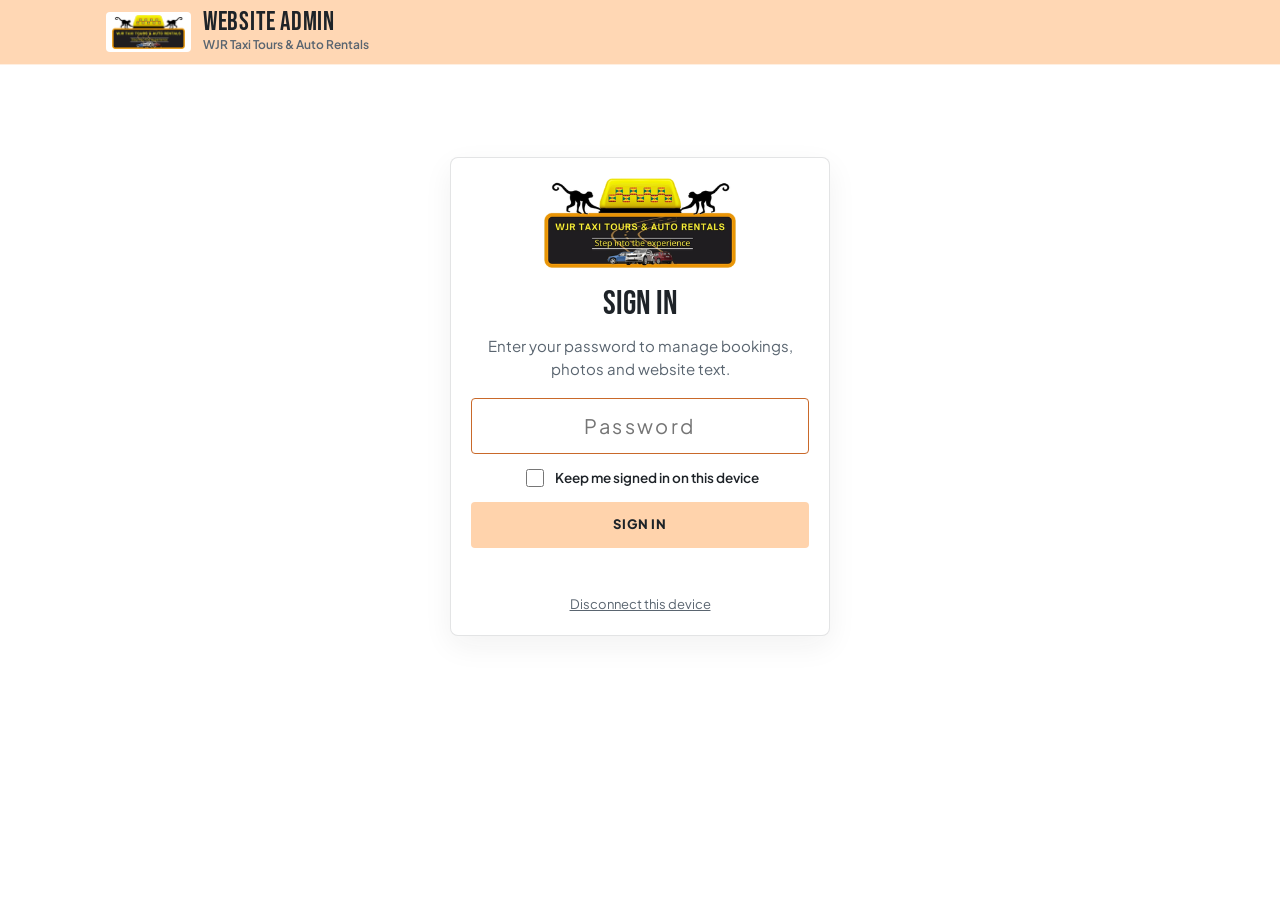
<file: admin.html>
<!doctype html>
<html lang="en-GD">
<head>
<meta charset="utf-8">
<meta name="viewport" content="width=device-width, initial-scale=1, viewport-fit=cover">
<title>Bookings | WJR Taxi Tours &amp; Auto Rentals</title>
<meta name="robots" content="noindex, nofollow">
<meta name="theme-color" content="#FFD3AC">
<link rel="icon" type="image/png" href="assets/favicon.png">
<link rel="apple-touch-icon" href="assets/apple-touch-icon.png">
<link rel="preconnect" href="https://fonts.googleapis.com">
<link rel="preconnect" href="https://fonts.gstatic.com" crossorigin>
<link href="https://fonts.googleapis.com/css2?family=Bebas+Neue&family=Plus+Jakarta+Sans:wght@400;500;600;700;800&display=swap" rel="stylesheet">
<style>
:root{--peach:#FFD3AC;--peach-d:#C9692A;--sky:#97CCF6;--ink:#1E2328;--mute:#5A6570;--line:rgba(30,35,40,.12);--soft:#F7F4F1;--red:#E4573D;--ok:#2E9E5B;
  --head:"Bebas Neue",Impact,"Arial Narrow",sans-serif;--sans:"Plus Jakarta Sans",system-ui,-apple-system,"Segoe UI",sans-serif}
*{box-sizing:border-box}
body{margin:0;font:15px/1.5 var(--sans);color:var(--ink);background:#fff;-webkit-text-size-adjust:100%}
button,input,select,textarea{font:inherit;color:inherit}
.top{position:sticky;top:0;z-index:5;background:rgba(255,211,172,.9);backdrop-filter:blur(14px);-webkit-backdrop-filter:blur(14px);border-bottom:1px solid rgba(255,255,255,.6)}
.top .in{max-width:1100px;margin:0 auto;padding:10px 16px;display:flex;align-items:center;gap:12px}
.top img{height:40px;width:auto;background:#fff;border-radius:4px;padding:3px 6px}
.top h1{font-family:var(--head);font-weight:400;font-size:26px;letter-spacing:.03em;margin:0;line-height:1}
.top small{display:block;font-size:12px;color:var(--mute);font-weight:600}
.top .sp{flex:1}
.wrap{max-width:1100px;margin:0 auto;padding:20px 16px 60px}
.btn{display:inline-flex;align-items:center;justify-content:center;gap:8px;border:0;cursor:pointer;text-decoration:none;font-weight:800;font-size:13px;letter-spacing:.06em;text-transform:uppercase;border-radius:4px;padding:13px 20px;background:var(--ink);color:#fff;transition:background .2s,transform .1s}
.btn:active{transform:scale(.98)}
.btn-peach{background:var(--peach);color:var(--ink)}
.btn-line{background:#fff;color:var(--ink);box-shadow:inset 0 0 0 1.5px var(--line)}
.btn-sm{padding:9px 14px;font-size:12px}
.btn:disabled{opacity:.5;cursor:default}
.card{background:#fff;border:1px solid var(--line);border-radius:8px;padding:20px;box-shadow:0 10px 30px rgba(30,35,40,.06)}
.login{max-width:380px;margin:8vh auto 0;text-align:center}
.login img{height:90px;margin:0 auto 10px;display:block}
.login h2{font-family:var(--head);font-weight:400;font-size:34px;margin:0}
.login p{color:var(--mute);margin:6px 0 18px}
.pin{width:100%;font-size:20px;letter-spacing:.12em;text-align:center;padding:12px;border:1.5px solid var(--line);border-radius:4px;outline:none}
.pin:focus{border-color:var(--peach-d)}
.login .btn{width:100%;margin-top:12px}
.msg{min-height:22px;margin-top:10px;font-weight:700;font-size:14px}
.msg.err{color:var(--red)}.msg.ok{color:var(--ok)}
.banner{background:#FFF4E6;border:1px solid #F5C99A;color:#7A4A1E;border-radius:6px;padding:10px 14px;font-size:13.5px;margin-bottom:16px}
.cars{display:flex;gap:8px;flex-wrap:wrap;margin-bottom:16px}
.cars button{border:1.5px solid var(--line);background:#fff;border-radius:4px;padding:10px 14px;font-weight:800;font-size:13px;cursor:pointer}
.cars button[aria-pressed="true"]{background:var(--peach);border-color:var(--peach)}
.cars button i{font-style:normal;font-weight:600;color:var(--mute);margin-left:6px}
.grid{display:grid;grid-template-columns:1.35fr 1fr;gap:20px;align-items:start}
h3{font-family:var(--head);font-weight:400;font-size:24px;letter-spacing:.03em;margin:0 0 12px}
.cal-top{display:flex;justify-content:space-between;align-items:center;margin-bottom:8px}
.cal-top b{font-family:var(--head);font-weight:400;font-size:22px;letter-spacing:.05em}
.nav{width:38px;height:38px;border-radius:4px;border:1.5px solid var(--line);background:#fff;cursor:pointer;font-size:18px}
.nav:disabled{opacity:.35}
.days{display:grid;grid-template-columns:repeat(7,1fr);gap:4px}
.dow{text-align:center;font-size:11px;font-weight:800;color:var(--mute);padding-bottom:2px}
.day{aspect-ratio:1;border:0;border-radius:4px;background:var(--soft);font-weight:700;font-size:14px;cursor:pointer;position:relative}
.day.empty{background:none;cursor:default}
.day.past{opacity:.35}
.day.booked{background:repeating-linear-gradient(135deg,rgba(228,87,61,.18) 0 5px,#fff 5px 10px);color:var(--red)}
.day.booked::after{content:"";position:absolute;left:24%;right:24%;bottom:18%;height:3px;border-radius:2px;background:var(--red)}
.day.today{box-shadow:inset 0 0 0 2px var(--peach-d)}
.day.sel{background:var(--peach);color:var(--ink)}
.day.in{background:rgba(255,211,172,.45)}
.legend{display:flex;gap:14px;flex-wrap:wrap;margin-top:12px;font-size:12.5px;color:var(--mute)}
.legend i{display:inline-block;width:14px;height:14px;border-radius:3px;vertical-align:-2px;margin-right:6px}
label{display:block;font-size:12px;font-weight:800;letter-spacing:.06em;text-transform:uppercase;color:var(--mute);margin:12px 0 5px}
input[type=text],input[type=tel],input[type=email],input[type=date],textarea{width:100%;border:1.5px solid var(--line);border-radius:4px;padding:11px 12px;outline:none;background:#fff}
input:focus,textarea:focus{border-color:var(--peach-d)}
textarea{min-height:64px;resize:vertical}
.two{display:grid;grid-template-columns:1fr 1fr;gap:10px}
.est{margin-top:12px;padding:10px 12px;background:var(--soft);border-radius:4px;font-size:14px}
.est b{font-family:var(--head);font-weight:400;font-size:26px;color:var(--peach-d);margin-left:6px}
.form .btn{width:100%;margin-top:14px}
.list{margin-top:20px}
.lh{display:flex;justify-content:space-between;align-items:center;gap:10px}
.filter{display:flex;gap:6px}
.filter button{border:1.5px solid var(--line);background:#fff;border-radius:4px;padding:7px 10px;font-weight:700;font-size:12.5px;cursor:pointer}
.filter button[aria-pressed="true"]{background:var(--ink);color:#fff;border-color:var(--ink)}
.item{display:grid;grid-template-columns:auto 1fr auto;gap:12px;align-items:center;padding:12px 0;border-top:1px solid var(--line)}
.item:first-of-type{border-top:0}
.tag{font-family:var(--head);font-size:16px;letter-spacing:.05em;padding:4px 8px 2px;border-radius:4px;background:var(--peach)}
.tag.raize{background:#E3F1FD}.tag.vezel{background:#EFE6DE}
.item b{display:block}
.item small{color:var(--mute)}
.del{border:1.5px solid rgba(228,87,61,.4);color:var(--red);background:#fff;border-radius:4px;padding:8px 10px;font-weight:800;font-size:12px;cursor:pointer;white-space:nowrap}
.del.sure{background:var(--red);color:#fff;border-color:var(--red)}
.empty-list{color:var(--mute);padding:10px 0}
.status{font-size:12.5px;color:var(--mute)}
[hidden]{display:none!important}
.req{font-size:10px;font-weight:800;letter-spacing:.06em;color:#fff;background:var(--peach-d);border-radius:3px;padding:1px 5px;margin-left:6px;vertical-align:1px}
.check{display:flex;align-items:center;gap:8px;text-transform:none;letter-spacing:0;font-size:14px;font-weight:600;color:var(--ink);margin-top:14px;cursor:pointer}
.check input{width:18px;height:18px;accent-color:var(--peach-d)}
.mailbox{margin-top:10px;padding:12px;border:1.5px dashed var(--peach-d);border-radius:6px;background:#FFF8F1;font-size:13.5px}
.mailbox .btn{width:100%;margin-top:8px}
.mini{border:1.5px solid var(--line);background:#fff;border-radius:4px;padding:8px 10px;font-weight:800;font-size:12px;cursor:pointer;white-space:nowrap}
.acts{display:flex;gap:6px;flex-wrap:wrap;justify-content:flex-end}
.key{width:100%;font-size:15px;padding:13px 12px;border:1.5px solid var(--line);border-radius:4px;outline:none;font-family:ui-monospace,Menlo,Consolas,monospace}
.key:focus{border-color:var(--peach-d)}
.login .pin+.pin{margin-top:8px}
.linkbtn{background:none;border:0;color:var(--mute);text-decoration:underline;font-size:13px;margin-top:14px;cursor:pointer}
details.more summary{cursor:pointer;font-family:var(--head);font-size:22px;letter-spacing:.03em}
details.more form{margin-top:8px}
details.more .btn{margin-top:14px}
@media (max-width:860px){.grid{grid-template-columns:1fr}}
@media (max-width:560px){.top .in{gap:8px;padding:8px 12px}.top h1{font-size:21px}.top small{display:none}.top img{height:32px}.top .btn-sm{padding:8px 10px;font-size:11px}.wrap{padding:16px 12px 50px}.card{padding:16px}.grid>*,.list{min-width:0}.lh{flex-wrap:wrap}}
html,body{overflow-x:hidden}

.gal{display:grid;grid-template-columns:repeat(auto-fill,minmax(140px,1fr));gap:12px;margin-top:16px}
.gal figure{margin:0;border:1px solid var(--line);border-radius:6px;overflow:hidden;background:#fff;display:flex;flex-direction:column}
.gal img,.gal video{width:100%;aspect-ratio:1/1;object-fit:cover;background:#eef1f4;display:block}
.gal figcaption{padding:8px;font-size:12.5px;line-height:1.35;flex:1}
.gal .del{margin:0 8px 8px;border:1.5px solid var(--line);background:#fff;border-radius:4px;padding:7px;font-weight:800;font-size:12px;cursor:pointer}
.gal .del.armed{background:var(--red);border-color:var(--red);color:#fff}
.keep{margin:12px 0 0;justify-content:center;font-size:13.5px}
.editcard .pages{display:flex;flex-wrap:wrap;gap:8px;margin-top:12px}
.editcard{margin-bottom:22px}
.editor{position:fixed;inset:0;z-index:200;background:#fff;display:flex;flex-direction:column}
.editor[hidden]{display:none}
.ebar{display:flex;align-items:center;gap:10px;padding:10px 14px;border-bottom:1px solid var(--line);background:#fff;flex-wrap:wrap}
.ebar b{font-family:var(--head);font-size:24px;letter-spacing:.03em;font-weight:400}
.ebar .sp{flex:1}
.ehelp{padding:8px 14px;background:var(--soft);font-size:13px;color:var(--mute);border-bottom:1px solid var(--line)}
.ehelp.ok{background:#E6F5EC;color:#1D6B3E}.ehelp.err{background:#FDECE8;color:#9B2C17}
.bgstrip{display:flex;gap:10px;padding:10px 14px;overflow-x:auto;border-bottom:1px solid var(--line);background:#fff}
.bgstrip button{flex:none;width:120px;border:2px solid var(--line);border-radius:4px;padding:0;background:#eef1f4;cursor:pointer;font:700 11px var(--sans);color:var(--ink)}
.bgstrip button img{display:block;width:100%;height:68px;object-fit:cover}
.bgstrip button span{display:block;padding:4px}
.bgstrip button.changed{border-color:var(--ok)}
#edFrame{flex:1;width:100%;border:0;background:#fff}
@media (max-width:560px){.ebar{gap:6px;padding:8px 10px}.ebar b{font-size:20px;width:100%}.ebar .status{font-size:12px}}
input[type=file]{width:100%;padding:10px;border:1.5px dashed var(--line);border-radius:4px;background:#fff}
</style>
</head>
<body>

<header class="top">
  <div class="in">
    <img src="assets/wjr-logo-sm.png" alt="WJR Taxi Tours &amp; Auto Rentals">
    <div><h1>Website admin</h1><small>WJR Taxi Tours &amp; Auto Rentals</small></div>
    <div class="sp"></div>
    <button class="btn btn-line btn-sm" id="refresh" hidden>Refresh</button>
    <button class="btn btn-sm" id="logout" hidden>Lock</button>
  </div>
</header>

<main class="wrap">
  <!-- One-time setup on a new phone or computer -->
  <section class="login card" id="setup" hidden>
    <img src="assets/wjr-logo-sm.png" alt="">
    <h2>Set up this device</h2>
    <p>Paste the access key from Savvy Tech. This is only needed the very first time. After that you can sign in on any phone or computer with just your password.</p>
    <form id="setupForm">
      <input class="key" id="token" type="password" autocomplete="off" spellcheck="false" placeholder="github_pat_..." aria-label="Access key">
      <button class="btn btn-peach" type="submit">Connect</button>
    </form>
    <div class="msg" id="setupMsg" role="status"></div>
  </section>

  <!-- Password -->
  <section class="login card" id="login" hidden>
    <img src="assets/wjr-logo-sm.png" alt="">
    <h2 id="loginTitle">Sign in</h2>
    <p id="loginText">Enter your password to manage bookings, photos and website text.</p>
    <form id="loginForm">
      <input class="pin" id="pin" type="password" autocomplete="current-password" placeholder="Password" aria-label="Password">
      <input class="pin" id="pin2" type="password" autocomplete="new-password" placeholder="Repeat password" aria-label="Repeat password" hidden>
      <label class="check keep" id="keepRow"><input type="checkbox" id="keep"> Keep me signed in on this device</label>
      <button class="btn btn-peach" type="submit" id="loginBtn">Sign in</button>
    </form>
    <div class="msg" id="loginMsg" role="status"></div>
    <button class="linkbtn" type="button" id="forget">Disconnect this device</button>
  </section>

  <section id="app" hidden>
    <section class="card list editcard" id="editCard">
      <div class="lh"><h3>Edit the website</h3></div>
      <p class="status">Change the words and photos on any page. Pick a page, tap any text with a dotted outline to type over it, tap a photo to replace it, then press <b>Publish</b>.</p>
      <div class="pages" id="pages">
        <button type="button" class="btn btn-line" data-page="index.html">Home page</button>
        <button type="button" class="btn btn-line" data-page="about/index.html">About</button>
        <button type="button" class="btn btn-line" data-page="grenada-airport-taxi/index.html">Airport taxi</button>
        <button type="button" class="btn btn-line" data-page="grenada-island-tours/index.html">Island tours</button>
        <button type="button" class="btn btn-line" data-page="grenada-car-rental/index.html">Car rental</button>
        <button type="button" class="btn btn-line" data-page="mt-parnassus-breakfast/index.html">Mt. Parnassus</button>
      </div>
    </section>
    <div class="cars" id="cars" role="group" aria-label="Choose a car"></div>
    <div class="grid">
      <div class="card">
        <div class="cal-top"><button class="nav" id="prev" aria-label="Previous month">‹</button><b id="month"></b><button class="nav" id="next" aria-label="Next month">›</button></div>
        <div class="days" id="days"></div>
        <div class="legend"><span><i style="background:var(--soft)"></i>Free</span><span><i style="background:repeating-linear-gradient(135deg,rgba(228,87,61,.35) 0 3px,#fff 3px 6px)"></i>Booked</span><span><i style="background:var(--peach)"></i>New booking</span></div>
        <p class="status">Tap the pick-up day, then the return day. Tap a booked day to see who has it.</p>
        <div class="msg" id="dayInfo"></div>
      </div>
      <form class="card form" id="addForm">
        <h3>Add a booking</h3>
        <div class="two">
          <div><label for="start">Pick-up</label><input id="start" type="date" required></div>
          <div><label for="end">Return</label><input id="end" type="date" required></div>
        </div>
        <label for="customer">Customer name</label><input id="customer" type="text" autocomplete="off" placeholder="Optional">
        <label for="email">Customer email <span class="req">Required</span></label><input id="email" type="email" inputmode="email" autocomplete="off" autocapitalize="none" spellcheck="false" placeholder="name@example.com" required>
        <label for="phone">Phone or WhatsApp</label><input id="phone" type="tel" autocomplete="off" placeholder="Optional">
        <label for="notes">Notes</label><textarea id="notes" placeholder="Optional: flight, pickup place, deposit paid..."></textarea>
        <div class="est" id="est" hidden></div>
        <label class="check"><input type="checkbox" id="sendMail" checked> Email the customer a booking confirmation</label>
        <button class="btn btn-peach" type="submit" id="save">Save booking</button>
        <div class="msg" id="addMsg" role="status"></div>
        <div class="mailbox" id="mailBox" hidden></div>
      </form>
    </div>

    <div class="card list">
      <div class="lh"><h3>Upcoming bookings</h3><div class="filter" id="filter"><button type="button" data-f="car" aria-pressed="true">This car</button><button type="button" data-f="all" aria-pressed="false">All cars</button></div></div>
      <div id="items"></div>
      <p class="status" id="sync"></p>
    </div>

    <section class="card list" id="galCard">
      <div class="lh"><h3>Photos and videos</h3><span class="status" id="galCount"></span></div>
      <p class="status">Add photos or short videos from your tours and trips. They show on the About page of the website within about a minute. Photos are resized automatically; videos can be up to 25 MB (about 30 to 60 seconds of phone video).</p>
      <form class="form" id="galForm">
        <label for="galFile">Choose photos or a video</label>
        <input id="galFile" type="file" accept="image/*,video/mp4,video/quicktime,video/webm" multiple required>
        <label for="galCap">Caption</label>
        <input id="galCap" type="text" maxlength="120" placeholder="Optional, e.g. Grand Etang tour with guests from Canada">
        <button class="btn btn-peach" type="submit" id="galSave">Add to website</button>
        <div class="msg" id="galMsg" role="status"></div>
      </form>
      <div class="gal" id="galItems"></div>
    </section>

    <details class="card list more">
      <summary>Change password</summary>
      <form id="pinForm">
        <div class="two">
          <div><label for="newPin">New password</label><input id="newPin" type="password" autocomplete="new-password"></div>
          <div><label for="newPin2">Repeat new password</label><input id="newPin2" type="password" autocomplete="new-password"></div>
        </div>
        <button class="btn" type="submit">Change password</button>
        <div class="msg" id="pinMsg" role="status"></div>
      </form>
    </details>
  </section>
</main>

<div class="editor" id="editor" hidden>
  <div class="ebar">
    <b id="edPage">Home page</b>
    <span class="status" id="edCount">No changes yet</span>
    <div class="sp"></div>
    <button type="button" class="btn btn-line btn-sm" id="edBg" hidden>Background photos</button>
    <button type="button" class="btn btn-line btn-sm" id="edUndo" disabled>Undo all</button>
    <button type="button" class="btn btn-peach btn-sm" id="edSave" disabled>Publish</button>
    <button type="button" class="btn btn-sm" id="edClose">Close</button>
  </div>
  <div class="ehelp" id="edHelp">Tap any text with a dotted outline to change it. Tap a photo to replace it. Prices in the booking calculator are set by Savvy Tech.</div>
  <div class="bgstrip" id="edStrip" hidden></div>
  <iframe id="edFrame" title="Website page being edited"></iframe>
  <input type="file" id="edFile" accept="image/*" hidden>
</div>

<script src="js/rentals.js"></script>
<script>
(function () {
  var R = window.WJR_RENTALS, G = R.github || {};
  var FILE = R.bookingsFile || 'data/bookings.json';
  var API = (G.apiBase || 'https://api.github.com') + '/repos/' + G.owner + '/' + G.repo + '/contents/' + FILE;
  var $ = function (id) { return document.getElementById(id); };
  var DAY = 86400000, ITER = 310000;
  var token = '', access = null, key = null, file = null, sha = null, bookings = [], car = R.cars[0].id;
  var selStart = null, selEnd = null, monthOffset = 0, filter = 'car', delArm = null, forceNext = false;
  var enc = new TextEncoder(), dec = new TextDecoder();

  // ---------- helpers ----------
  function ss(k, v) { try { if (v === undefined) return sessionStorage.getItem(k); if (v === null) sessionStorage.removeItem(k); else sessionStorage.setItem(k, v); } catch (e) { return null; } }
  function ls(k, v) { try { if (v === undefined) return localStorage.getItem(k); if (v === null) localStorage.removeItem(k); else localStorage.setItem(k, v); } catch (e) { return null; } }
  function b64(u8) { var s = ''; for (var i = 0; i < u8.length; i++) s += String.fromCharCode(u8[i]); return btoa(s); }
  function unb64(s) { var bin = atob(s), u = new Uint8Array(bin.length); for (var i = 0; i < bin.length; i++) u[i] = bin.charCodeAt(i); return u; }
  function dnum(s) { var p = s.split('-'); return Date.UTC(+p[0], +p[1] - 1, +p[2]) / DAY; }
  function dstr(n) { return new Date(n * DAY).toISOString().slice(0, 10); }
  function nice(s) { return new Date(dnum(s) * DAY).toLocaleDateString('en-GB', { weekday: 'short', day: 'numeric', month: 'short', timeZone: 'UTC' }); }
  var todayN = Math.floor((Date.now() - new Date().getTimezoneOffset() * 60000) / DAY), today = dstr(todayN);
  function carObj(id) { return R.cars.filter(function (c) { return c.id === id; })[0]; }
  function esc(s) { return String(s).replace(/[&<>"]/g, function (c) { return { '&': '&amp;', '<': '&lt;', '>': '&gt;', '"': '&quot;' }[c]; }); }
  function show(id) { ['setup', 'login', 'app'].forEach(function (s) { $(s).hidden = s !== id; }); $('logout').hidden = $('refresh').hidden = id !== 'app'; }

  // ---------- encryption: customer details are locked with the password ----------
  function deriveKey(pin, salt) {
    return crypto.subtle.importKey('raw', enc.encode(pin), 'PBKDF2', false, ['deriveKey']).then(function (base) {
      return crypto.subtle.deriveKey({ name: 'PBKDF2', salt: unb64(salt), iterations: ITER, hash: 'SHA-256' }, base, { name: 'AES-GCM', length: 256 }, false, ['encrypt', 'decrypt']);
    });
  }
  function seal(k, obj) {
    var iv = crypto.getRandomValues(new Uint8Array(12));
    return crypto.subtle.encrypt({ name: 'AES-GCM', iv: iv }, k, enc.encode(JSON.stringify(obj))).then(function (ct) {
      var out = new Uint8Array(12 + ct.byteLength); out.set(iv); out.set(new Uint8Array(ct), 12); return b64(out);
    });
  }
  function unseal(k, s) {
    var u = unb64(s);
    return crypto.subtle.decrypt({ name: 'AES-GCM', iv: u.slice(0, 12) }, k, u.slice(12)).then(function (pt) { return JSON.parse(dec.decode(pt)); });
  }

  // ---------- GitHub storage ----------
  function hdr() { return { 'Authorization': 'Bearer ' + token, 'Accept': 'application/vnd.github+json' }; }
  function load() {
    return fetch(API + '?ref=' + encodeURIComponent(G.branch || 'main') + '&t=' + Date.now(), { headers: hdr(), cache: 'no-store' }).then(function (r) {
      if (r.status === 404) return { data: { bookings: [] }, sha: null };
      if (r.status === 401 || r.status === 403) throw new Error('auth');
      if (!r.ok) throw new Error('GitHub error ' + r.status);
      return r.json().then(function (j) { return { data: JSON.parse(dec.decode(unb64(j.content.replace(/\s/g, '')))), sha: j.sha }; });
    });
  }
  function put(data, prevSha, message) {
    data.updated = new Date().toISOString();
    var body = { message: message, content: b64(enc.encode(JSON.stringify(data, null, 2) + '\n')), branch: G.branch || 'main' };
    if (prevSha) body.sha = prevSha;
    return fetch(API, { method: 'PUT', headers: Object.assign({ 'Content-Type': 'application/json' }, hdr()), body: JSON.stringify(body) }).then(function (r) {
      if (r.status === 409 || r.status === 422) { var e = new Error('conflict'); e.conflict = true; throw e; }
      if (r.status === 401 || r.status === 403) throw new Error('auth');
      if (!r.ok) throw new Error('GitHub error ' + r.status);
      return r.json().then(function (j) { return j.content.sha; });
    });
  }
  // Load the latest file, apply a change, save. Retries if someone else saved at the same time.
  function change(fn, message, tries) {
    tries = tries || 0;
    return load().then(function (res) {
      return Promise.resolve(fn(res.data)).then(function (result) {
        if (result && result.stop) return result;
        return put(res.data, res.sha, message).then(function (newSha) { file = res.data; sha = newSha; return decryptAll().then(function () { return result || {}; }); });
      });
    }).catch(function (e) {
      if (e.conflict && tries < 3) return change(fn, message, tries + 1);
      throw e;
    });
  }
  function decryptAll() {
    return Promise.all((file.bookings || []).map(function (b) {
      if (!b.p || !key) return Promise.resolve(Object.assign({}, b, { customer: b.example ? 'Example booking' : '', phone: '', notes: '' }));
      return unseal(key, b.p).then(function (d) { return Object.assign({}, b, d); }, function () { return Object.assign({}, b, { customer: '(locked)', phone: '', notes: '' }); });
    })).then(function (list) { bookings = list; });
  }
  function fail(e, el) {
    var t = e.message === 'auth' ? 'The access key was refused. It may have expired; ask Savvy Tech for a new one.' : (e.message === 'Failed to fetch' ? 'No connection. Check the internet and try again.' : e.message);
    el.className = 'msg err'; el.textContent = t;
    if (e.message === 'auth') { ls('wjr-gh-token', null); ss('wjr-gh-token', null); }
  }

  // ---------- setup, password and start ----------
  // The access key is also saved on GitHub, locked with the password (data/access.json),
  // so the password alone opens the admin on any phone or computer.
  var ACCESS = 'data/access.json';
  function fetchAccess() {
    return fetch(ACCESS + '?t=' + Date.now(), { cache: 'no-store' }).then(function (r) { return r.ok ? r.json() : null; })
      .catch(function () { return null; })
      .then(function (a) {
        if (a && a.salt) return a;
        return fetch('https://api.github.com/repos/' + G.owner + '/' + G.repo + '/contents/' + ACCESS + '?ref=' + encodeURIComponent(G.branch || 'main'), { cache: 'no-store' })
          .then(function (r) { return r.ok ? r.json() : null; })
          .then(function (j) { return j ? JSON.parse(dec.decode(unb64(j.content.replace(/\s/g, '')))) : null; })
          .catch(function () { return null; });
      });
  }
  function saveAccess(pin) {
    var salt = b64(crypto.getRandomValues(new Uint8Array(16)));
    return deriveKey(pin, salt).then(function (k) { return seal(k, { t: token }); }).then(function (sealed) {
      var data = { note: 'Locked sign-in key for the WJR Taxi Tours & Auto Rentals admin page. It only opens with the admin password.', salt: salt, key: sealed, updated: new Date().toISOString() };
      return ghGet(ACCESS).then(function (j) { return ghPut(ACCESS, b64(enc.encode(JSON.stringify(data, null, 2) + '\n')), j && j.sha, 'Update admin sign-in'); });
    }).then(function () { access = null; }).catch(function () {});
  }
  function loginScreen(first) {
    $('pin2').hidden = !first;
    $('keepRow').hidden = first || !!ls('wjr-gh-token');
    $('loginTitle').textContent = first ? 'Create a password' : 'Sign in';
    $('loginText').textContent = first ? 'Choose a password of at least 8 characters, for example three words. It locks customer details and lets you sign in from any phone or computer. Keep it safe: it cannot be recovered.' : 'Enter your password to manage bookings, photos and website text.';
    $('loginBtn').textContent = first ? 'Create password' : 'Sign in';
    $('pin').focus();
  }
  function start() {
    token = ls('wjr-gh-token') || ss('wjr-gh-token') || '';
    var h = location.hash.match(/key=([^&]+)/);
    if (h) { token = decodeURIComponent(h[1]); ls('wjr-gh-token', token); history.replaceState(null, '', location.pathname); }
    if (!token) {
      show('login'); $('loginMsg').className = 'msg'; $('loginMsg').textContent = 'Connecting...'; $('pin2').hidden = true;
      fetchAccess().then(function (a) {
        $('loginMsg').textContent = '';
        if (!a) { show('setup'); return; }
        access = a; file = null; loginScreen(false);
      });
      return;
    }
    show('login'); $('loginMsg').className = 'msg'; $('loginMsg').textContent = 'Connecting...';
    load().then(function (res) {
      file = res.data; sha = res.sha; $('loginMsg').textContent = '';
      loginScreen(!file.salt);
    }).catch(function (e) { fail(e, $('loginMsg')); if (e.message === 'auth') setTimeout(function () { show('setup'); $('setupMsg').className = 'msg err'; $('setupMsg').textContent = 'The access key was refused. Paste a new one.'; }, 1500); });
  }
  $('setupForm').addEventListener('submit', function (e) {
    e.preventDefault();
    token = $('token').value.trim(); if (!token) return;
    $('setupMsg').className = 'msg'; $('setupMsg').textContent = 'Checking...';
    load().then(function () { ls('wjr-gh-token', token); $('token').value = ''; $('setupMsg').textContent = ''; start(); })
      .catch(function (err) { fail(err, $('setupMsg')); });
  });
  $('forget').addEventListener('click', function () { ls('wjr-gh-token', null); ss('wjr-gh-token', null); token = ''; key = null; start(); });
  $('loginForm').addEventListener('submit', function (e) {
    e.preventDefault();
    var pin = $('pin').value.trim(), m = $('loginMsg');
    if (!pin) return;
    if (!file && access) {
      m.className = 'msg'; m.textContent = 'Signing in...';
      deriveKey(pin, access.salt).then(function (k) { return unseal(k, access.key).then(null, function () { throw new Error('Wrong password'); }); })
        .then(function (o) { token = o.t; if ($('keep').checked) ls('wjr-gh-token', token); else ss('wjr-gh-token', token); return load(); })
        .then(function (res) { file = res.data; sha = res.sha; access = null; $('loginForm').requestSubmit ? $('loginForm').requestSubmit() : $('loginBtn').click(); })
        .catch(function (err) { fail(err, m); $('pin').value = ''; });
      return;
    }
    if (!file) return;
    m.className = 'msg'; m.textContent = 'Opening...';
    if (!file.salt) {
      if (pin.length < 8) { m.className = 'msg err'; m.textContent = 'Use at least 8 characters'; return; }
      if (pin !== $('pin2').value.trim()) { m.className = 'msg err'; m.textContent = 'The two passwords are different'; return; }
      var salt = b64(crypto.getRandomValues(new Uint8Array(16)));
      deriveKey(pin, salt).then(function (k) {
        key = k;
        return change(function (d) {
          if (d.salt) return { stop: true, error: 'A password was just created on another device. Reload the page.' };
          d.salt = salt;
          return seal(k, { ok: 'wjr' }).then(function (c) { d.check = c; });
        }, 'Set up bookings password');
      }).then(function (r) { if (r.stop) { m.className = 'msg err'; m.textContent = r.error; return; } saveAccess(pin); openApp(); })
        .catch(function (err) { fail(err, m); });
      return;
    }
    deriveKey(pin, file.salt).then(function (k) {
      return unseal(k, file.check).then(function () { key = k; return decryptAll(); }, function () { throw new Error('Wrong password'); });
    }).then(function () { fetchAccess().then(function (a) { if (!a) saveAccess(pin); }); openApp(); }).catch(function (err) { fail(err, m); $('pin').value = ''; });
  });
  function openApp() { $('pin').value = $('pin2').value = ''; $('loginMsg').textContent = ''; show('app'); render(); synced(); galInit(); }
  $('logout').addEventListener('click', function () { key = null; bookings = []; if (!ls('wjr-gh-token')) { ss('wjr-gh-token', null); token = ''; } start(); });
  $('refresh').addEventListener('click', function () {
    $('sync').textContent = 'Refreshing...';
    load().then(function (res) { file = res.data; sha = res.sha; return decryptAll(); }).then(function () { render(); synced(); }).catch(function (e) { fail(e, $('sync')); });
  });
  function synced() { $('sync').textContent = 'Saved on GitHub · checked ' + new Date().toLocaleTimeString('en-GB', { hour: 'numeric', minute: '2-digit', hour12: true }) + '. The website shows changes within about a minute.'; }

  // ---------- cars ----------
  R.cars.forEach(function (c) {
    var b = document.createElement('button'); b.type = 'button'; b.dataset.id = c.id;
    b.addEventListener('click', function () { car = c.id; selStart = selEnd = null; syncInputs(); render(); });
    $('cars').appendChild(b);
  });

  // ---------- calendar ----------
  function bookedOn(n) { return bookings.filter(function (b) { return b.car === car && n >= dnum(b.start) && n <= dnum(b.end); })[0]; }
  function render() {
    $('cars').querySelectorAll('button').forEach(function (b) {
      var c = carObj(b.dataset.id), count = bookings.filter(function (x) { return x.car === c.id && x.end >= today; }).length;
      b.innerHTML = esc(c.name) + '<i>' + count + '</i>'; b.setAttribute('aria-pressed', c.id === car);
    });
    var base = new Date(todayN * DAY), y = base.getUTCFullYear(), m = base.getUTCMonth() + monthOffset;
    var first = Date.UTC(y, m, 1) / DAY, fd = new Date(first * DAY), days = new Date(Date.UTC(fd.getUTCFullYear(), fd.getUTCMonth() + 1, 0)).getUTCDate();
    $('month').textContent = fd.toLocaleDateString('en-GB', { month: 'long', year: 'numeric', timeZone: 'UTC' });
    $('prev').disabled = monthOffset <= 0; $('next').disabled = monthOffset >= 17;
    var h = ''; ['Mo', 'Tu', 'We', 'Th', 'Fr', 'Sa', 'Su'].forEach(function (d) { h += '<span class="dow">' + d + '</span>'; });
    for (var i = 0; i < (fd.getUTCDay() + 6) % 7; i++) h += '<span class="day empty"></span>';
    var a = selStart, z = selEnd !== null ? selEnd : a;
    for (var d = 0; d < days; d++) {
      var n = first + d, cls = 'day';
      if (n < todayN) cls += ' past';
      if (bookedOn(n)) cls += ' booked';
      if (n === todayN) cls += ' today';
      if (a !== null && (n === a || n === z)) cls += ' sel'; else if (a !== null && n > a && n < z) cls += ' in';
      h += '<button type="button" class="' + cls + '" data-n="' + n + '">' + (d + 1) + '</button>';
    }
    $('days').innerHTML = h;
    renderList(); estimate();
  }
  $('days').addEventListener('click', function (e) {
    var b = e.target.closest('.day'); if (!b || !b.dataset.n) return;
    var n = +b.dataset.n, bk = bookedOn(n);
    if (bk) {
      $('dayInfo').className = 'msg';
      $('dayInfo').textContent = carObj(car).name + ': ' + nice(bk.start) + ' to ' + nice(bk.end) + (bk.customer ? ' · ' + bk.customer : '') + (bk.email ? ' · ' + bk.email : '') + (bk.phone ? ' · ' + bk.phone : '');
      return;
    }
    $('dayInfo').textContent = '';
    if (n < todayN) return;
    if (selStart === null || selEnd !== null || n < selStart) { selStart = n; selEnd = null; } else selEnd = n;
    syncInputs(); render();
  });
  $('prev').addEventListener('click', function () { if (monthOffset > 0) { monthOffset--; render(); } });
  $('next').addEventListener('click', function () { if (monthOffset < 17) { monthOffset++; render(); } });
  function syncInputs() { $('start').value = selStart !== null ? dstr(selStart) : ''; $('end').value = selEnd !== null ? dstr(selEnd) : (selStart !== null ? dstr(selStart) : ''); }
  ['start', 'end'].forEach(function (id) {
    $(id).addEventListener('change', function () {
      selStart = $('start').value ? dnum($('start').value) : null; selEnd = $('end').value ? dnum($('end').value) : null;
      forceNext = false; $('save').textContent = 'Save booking'; render();
    });
  });
  function estimate() {
    var c = carObj(car), s = $('start').value, e = $('end').value || s;
    if (!s || e < s) { $('est').hidden = true; return; }
    var days = Math.max(1, dnum(e) - dnum(s)), rate = days >= 7 ? c.weekly : c.daily;
    $('est').hidden = false;
    $('est').innerHTML = esc(c.name) + ' · ' + days + ' day' + (days > 1 ? 's' : '') + ' × EC$' + rate + ' <b>EC$' + (days * rate) + '</b>';
  }

  // ---------- add ----------
  function msg(kind, t) { $('addMsg').className = 'msg' + (kind ? ' ' + kind : ''); $('addMsg').textContent = t; }
  $('addForm').addEventListener('submit', function (e) {
    e.preventDefault();
    var s = $('start').value, en = $('end').value || s, thisCar = car;
    if (!s) { msg('err', 'Choose the pick-up date'); return; }
    if (en < s) { msg('err', 'The return date is before the pick-up date'); return; }
    var email = $('email').value.trim();
    if (!/^[^\s@]+@[^\s@]+\.[^\s@]{2,}$/.test(email)) { msg('err', 'Enter the customer\'s email address'); $('email').focus(); return; }
    var details = { customer: $('customer').value.trim(), email: email, phone: $('phone').value.trim(), notes: $('notes').value.trim(), added: today };
    var wantMail = $('sendMail').checked;
    $('mailBox').hidden = true;
    var force = forceNext;
    $('save').disabled = true; msg('', 'Saving...');
    change(function (d) {
      d.bookings = d.bookings || [];
      var clash = d.bookings.filter(function (b) { return b.car === thisCar && b.start <= en && b.end >= s; })[0];
      if (clash && !force) {
        var who = bookings.filter(function (b) { return b.id === clash.id; })[0];
        return { stop: true, clash: true, error: 'This car is already booked ' + nice(clash.start) + ' to ' + nice(clash.end) + (who && who.customer ? ' (' + who.customer + ')' : '') };
      }
      return seal(key, details).then(function (p) {
        d.bookings.push({ id: b64(crypto.getRandomValues(new Uint8Array(6))).replace(/[+/=]/g, 'x'), car: thisCar, start: s, end: en, p: p });
        d.bookings.sort(function (a, b) { return a.start < b.start ? -1 : a.start > b.start ? 1 : 0; });
      });
    }, 'Booking added: ' + thisCar + ' ' + s + ' to ' + en).then(function (r) {
      $('save').disabled = false;
      if (r.stop) { forceNext = true; $('save').textContent = 'Save anyway'; msg('err', r.error + '. Tap "Save anyway" to add it regardless.'); return; }
      forceNext = false; $('save').textContent = 'Save booking'; $('dayInfo').textContent = '';
      selStart = selEnd = null; syncInputs();
      ['customer', 'email', 'phone', 'notes'].forEach(function (id) { $(id).value = ''; });
      var saved = 'Saved. The website calendar will show ' + nice(s) + ' to ' + nice(en) + ' as booked within about a minute.';
      msg('ok', saved);
      render(); synced();
      if (wantMail) confirmEmail(Object.assign({ car: thisCar, start: s, end: en }, details), saved);
    }).catch(function (err) { $('save').disabled = false; fail(err, $('addMsg')); });
  });

  // A new booking being entered clears the previous email button
  ['customer', 'email'].forEach(function (id) { $(id).addEventListener('input', function () { $('mailBox').hidden = true; }); });
  $('days').addEventListener('click', function () { $('mailBox').hidden = true; });

  // ---------- confirmation email ----------
  // Sends automatically through EmailJS when it is set up in js/rentals.js (email: publicKey, serviceId, templateId).
  // Otherwise, or if sending fails, Wayne gets a button that opens the same email ready to send in his email app.
  var EM = R.email || {}, F = R.files || {};
  var emailAuto = !!(EM.publicKey && EM.serviceId && EM.templateId);
  function abs(p) { try { return new URL(p, location.href).href; } catch (e) { return p; } }
  function longDate(s) { return new Date(dnum(s) * DAY).toLocaleDateString('en-GB', { weekday: 'long', day: 'numeric', month: 'long', year: 'numeric', timeZone: 'UTC' }); }
  function buildEmail(bk) {
    var c = carObj(bk.car), days = Math.max(1, dnum(bk.end) - dnum(bk.start)), rate = days >= 7 ? c.weekly : c.daily;
    var name = (bk.customer || '').split(' ')[0] || 'there';
    var subject = 'Booking confirmed: ' + c.name + ', ' + nice(bk.start) + ' to ' + nice(bk.end) + ' | WJR Taxi Tours & Auto Rentals';
    var rows = [['Vehicle', c.name], ['Pick-up', longDate(bk.start)], ['Return', longDate(bk.end)], ['Rental', days + ' day' + (days > 1 ? 's' : '') + ' at EC$' + rate + ' per day'], ['Estimated total', 'EC$' + (days * rate)]];
    var terms = ["Bring your driver's licence and a photo ID.", 'All payments, including the rental charges and the security deposit, are made by cash or card at or before pickup. The deposit is returned when the car comes back in the same condition, less anything owed.', 'The car comes with a full tank. Please return it at the same level.', 'Late returns are EC$40 per day unless agreed in advance.'];
    var agreement = abs(F.agreement || 'files/WJR-Rental-Agreement.pdf');
    var text = 'Hello ' + name + ',\n\nThank you for choosing WJR Taxi Tours & Auto Rentals. Your car rental is confirmed:\n\n' +
      rows.map(function (r) { return r[0] + ': ' + r[1]; }).join('\n') +
      '\n\nBefore pickup:\n' + terms.map(function (t) { return '- ' + t; }).join('\n') +
      '\n\nFull rental agreement: ' + agreement +
      '\n\nQuestions or changes? WhatsApp or call +1 (473) 403-7483, or reply to this email.\n\nWJR Taxi Tours & Auto Rentals\nMardigras, St. George, Grenada';
    var html = '<div style="font-family:Arial,Helvetica,sans-serif;color:#1E2328;max-width:560px;margin:0 auto">' +
      '<div style="background:#FFD3AC;padding:18px;text-align:center;border-radius:6px 6px 0 0"><img src="' + abs(F.logo || 'assets/wjr-logo-sm.png') + '" alt="WJR Taxi Tours &amp; Auto Rentals" width="180" height="84" style="max-width:180px;height:auto"></div>' +
      '<div style="border:1px solid #eee;border-top:0;padding:22px;border-radius:0 0 6px 6px">' +
      '<h2 style="margin:0 0 6px;font-size:22px">Your rental is confirmed</h2><p style="margin:0 0 16px">Hello ' + esc(name) + ', thank you for choosing WJR Taxi Tours &amp; Auto Rentals.</p>' +
      '<table style="width:100%;border-collapse:collapse;font-size:15px">' + rows.map(function (r, i) { return '<tr><td style="padding:8px 10px;border-bottom:1px solid #eee;color:#5A6570;width:40%">' + r[0] + '</td><td style="padding:8px 10px;border-bottom:1px solid #eee;font-weight:bold' + (i === 4 ? ';color:#C9692A;font-size:17px' : '') + '">' + esc(r[1]) + '</td></tr>'; }).join('') + '</table>' +
      '<h3 style="font-size:16px;margin:20px 0 6px">Before pickup</h3><ul style="padding-left:18px;margin:0">' + terms.map(function (t) { return '<li style="margin-bottom:4px">' + esc(t) + '</li>'; }).join('') + '</ul>' +
      '<p style="margin:16px 0"><a href="' + agreement + '" style="color:#C9692A;font-weight:bold">Read the full rental agreement (PDF)</a></p>' +
      '<p style="margin:0 0 4px">Questions or changes? WhatsApp or call <a href="https://wa.me/14734037483" style="color:#1E2328;font-weight:bold">+1 (473) 403-7483</a>, or reply to this email.</p>' +
      '<p style="margin:18px 0 0;color:#5A6570;font-size:13px">WJR Taxi Tours &amp; Auto Rentals · Mardigras, St. George, Grenada</p></div></div>';
    return { to: bk.email, name: bk.customer || '', subject: subject, text: text, html: html };
  }
  function mailtoLink(m) { return 'mailto:' + encodeURIComponent(m.to) + '?subject=' + encodeURIComponent(m.subject) + '&body=' + encodeURIComponent(m.text); }
  function showMailButton(m, intro) {
    var box = $('mailBox');
    box.innerHTML = esc(intro) + '<a class="btn" href="' + mailtoLink(m) + '">Open confirmation email to ' + esc(m.to) + '</a>';
    box.hidden = false;
  }
  function confirmEmail(bk, savedText) {
    var m = buildEmail(bk);
    if (!emailAuto) { showMailButton(m, 'Tap below to open the confirmation email in your email app, then tap Send.'); return; }
    msg('ok', (savedText ? savedText + ' ' : '') + 'Sending the confirmation email...');
    fetch('https://api.emailjs.com/api/v1.0/email/send', {
      method: 'POST', headers: { 'Content-Type': 'application/json' },
      body: JSON.stringify({ service_id: EM.serviceId, template_id: EM.templateId, user_id: EM.publicKey,
        template_params: { to_email: m.to, to_name: m.name, subject: m.subject, message: m.text, message_html: m.html, reply_to: EM.replyTo || 'wjrtt@outlook.com' } })
    }).then(function (r) {
      if (!r.ok) throw new Error('send');
      msg('ok', (savedText ? savedText + ' ' : '') + 'Confirmation email sent to ' + m.to + '.');
    }).catch(function () {
      msg('err', savedText ? 'The booking is saved, but the email could not be sent automatically.' : 'The email could not be sent automatically.');
      showMailButton(m, 'Send it from your email app instead:');
    });
  }

  // ---------- list and delete ----------
  $('filter').addEventListener('click', function (e) {
    var b = e.target.closest('button'); if (!b) return;
    filter = b.dataset.f; $('filter').querySelectorAll('button').forEach(function (x) { x.setAttribute('aria-pressed', x === b); }); renderList();
  });
  function renderList() {
    var list = bookings.filter(function (b) { return b.end >= today && (filter === 'all' || b.car === car); })
      .sort(function (a, b) { return a.start < b.start ? -1 : a.start > b.start ? 1 : 0; });
    if (!list.length) { $('items').innerHTML = '<p class="empty-list">No upcoming bookings' + (filter === 'car' ? ' for this car' : '') + '.</p>'; return; }
    $('items').innerHTML = list.map(function (b) {
      var c = carObj(b.car) || { name: b.car };
      return '<div class="item"><span class="tag ' + esc(b.car) + '">' + esc(c.name.split(' ')[1] || c.name) + '</span><div><b>' + nice(b.start) + ' to ' + nice(b.end) + '</b><small>' +
        esc([b.customer, b.email, b.phone, b.notes].filter(Boolean).join(' · ') || 'No details') + '</small></div><div class="acts">' +
        (b.email ? '<button type="button" class="mini" data-mail="' + esc(b.id) + '">Email</button>' : '') +
        '<button type="button" class="del" data-id="' + esc(b.id) + '">Delete</button></div></div>';
    }).join('');
  }
  $('items').addEventListener('click', function (e) {
    var mb = e.target.closest('[data-mail]');
    if (mb) { var bk = bookings.filter(function (x) { return x.id === mb.dataset.mail; })[0]; if (bk) { $('addMsg').textContent = ''; confirmEmail(bk, ''); $('mailBox').scrollIntoView({ behavior: 'smooth', block: 'center' }); } return; }
    var b = e.target.closest('.del'); if (!b) return;
    if (delArm !== b.dataset.id) {
      delArm = b.dataset.id; $('items').querySelectorAll('.del').forEach(function (x) { x.classList.remove('sure'); x.textContent = 'Delete'; });
      b.classList.add('sure'); b.textContent = 'Tap to confirm'; return;
    }
    var id = b.dataset.id, gone = bookings.filter(function (x) { return x.id === id; })[0];
    b.disabled = true; b.textContent = 'Deleting...';
    change(function (d) { d.bookings = (d.bookings || []).filter(function (x) { return x.id !== id; }); },
      'Booking removed: ' + (gone ? gone.car + ' ' + gone.start + ' to ' + gone.end : id))
      .then(function () { delArm = null; render(); synced(); })
      .catch(function (err) { delArm = null; b.disabled = false; b.textContent = 'Delete'; fail(err, $('sync')); });
  });

  // ---------- change password: re-locks every booking's details with the new password ----------
  $('pinForm').addEventListener('submit', function (e) {
    e.preventDefault();
    var p1 = $('newPin').value.trim(), p2 = $('newPin2').value.trim(), m = $('pinMsg');
    if (p1.length < 8) { m.className = 'msg err'; m.textContent = 'Use at least 8 characters'; return; }
    if (p1 !== p2) { m.className = 'msg err'; m.textContent = 'The two passwords are different'; return; }
    m.className = 'msg'; m.textContent = 'Changing...';
    var salt = b64(crypto.getRandomValues(new Uint8Array(16))), oldKey = key, newKey;
    deriveKey(p1, salt).then(function (k) {
      newKey = k;
      return change(function (d) {
        return Promise.all((d.bookings || []).map(function (b) {
          if (!b.p) return b;
          return unseal(oldKey, b.p).then(function (x) { return seal(newKey, x); }).then(function (p) { b.p = p; return b; });
        })).then(function () { d.salt = salt; return seal(newKey, { ok: 'wjr' }).then(function (c) { d.check = c; key = newKey; }); });
      }, 'Bookings password changed');
    }).then(function () { $('newPin').value = $('newPin2').value = ''; m.className = 'msg ok'; m.textContent = 'Password changed. Use the new password from now on, on every device.'; return saveAccess(p1); })
      .catch(function (err) { key = oldKey; fail(err, m); });
  });

  if (!window.crypto || !crypto.subtle) { show('setup'); $('setupMsg').className = 'msg err'; $('setupMsg').textContent = 'This browser cannot open the bookings page. Use Chrome, Safari or Edge on the website address.'; return; }
  start();

  // ---------- Photos and videos for the About page (data/gallery.json + assets/gallery/) ----------
  var CBASE = (G.apiBase || 'https://api.github.com') + '/repos/' + G.owner + '/' + G.repo + '/contents/';
  var GAL = 'data/gallery.json', galItems = [], galArm = null, MAX_VIDEO = 25 * 1024 * 1024;
  function ghGet(path) {
    return fetch(CBASE + path + '?ref=' + encodeURIComponent(G.branch || 'main') + '&t=' + Date.now(), { headers: hdr(), cache: 'no-store' }).then(function (r) {
      if (r.status === 404) return null;
      if (r.status === 401 || r.status === 403) throw new Error('auth');
      if (!r.ok) throw new Error('GitHub error ' + r.status);
      return r.json();
    });
  }
  function ghPut(path, content64, prevSha, message) {
    var body = { message: message, content: content64, branch: G.branch || 'main' };
    if (prevSha) body.sha = prevSha;
    return fetch(CBASE + path, { method: 'PUT', headers: Object.assign({ 'Content-Type': 'application/json' }, hdr()), body: JSON.stringify(body) }).then(function (r) {
      if (r.status === 409 || r.status === 422) { var e = new Error('conflict'); e.conflict = true; throw e; }
      if (r.status === 401 || r.status === 403) throw new Error('auth');
      if (!r.ok) throw new Error('GitHub error ' + r.status);
      return r.json();
    });
  }
  function ghDel(path, fileSha, message) {
    return fetch(CBASE + path, { method: 'DELETE', headers: Object.assign({ 'Content-Type': 'application/json' }, hdr()), body: JSON.stringify({ message: message, sha: fileSha, branch: G.branch || 'main' }) });
  }
  function galLoad() {
    return ghGet(GAL).then(function (j) {
      if (!j) return { items: [], sha: null };
      return { items: (JSON.parse(dec.decode(unb64(j.content.replace(/\s/g, '')))).items || []), sha: j.sha };
    });
  }
  function galChange(fn, message, tries) {
    tries = tries || 0;
    return galLoad().then(function (res) {
      fn(res.items);
      return ghPut(GAL, b64(enc.encode(JSON.stringify({ items: res.items }, null, 2) + '\n')), res.sha, message).then(function () { galItems = res.items; });
    }).catch(function (e) { if (e.conflict && tries < 3) return galChange(fn, message, tries + 1); throw e; });
  }
  function galRender() {
    $('galCount').textContent = galItems.length + ' on the website';
    $('galItems').innerHTML = galItems.map(function (it, i) {
      var media = it.type === 'video' ? '<video src="' + esc(it.src) + '" preload="metadata" muted playsinline controls></video>' : '<img src="' + esc(it.src) + '" alt="" loading="lazy">';
      return '<figure>' + media + '<figcaption>' + (esc(it.caption || '') || '<span class="status">No caption</span>') + '</figcaption><button type="button" class="del' + (galArm === it.src ? ' armed' : '') + '" data-i="' + i + '">' + (galArm === it.src ? 'Tap to confirm' : 'Remove') + '</button></figure>';
    }).join('') || '<p class="status">No photos yet.</p>';
  }
  function galInit() {
    if (!/^data\//.test(FILE)) { $('galCard').hidden = true; return; }
    galLoad().then(function (res) { galItems = res.items; galRender(); }).catch(function (e) { fail(e, $('galMsg')); });
  }
  function slug(name) { return (name.replace(/\.[^.]+$/, '').toLowerCase().replace(/[^a-z0-9]+/g, '-').replace(/^-|-$/g, '') || 'photo').slice(0, 40); }
  function stamp() { var d = new Date(), p = function (n) { return (n < 10 ? '0' : '') + n; }; return d.getFullYear() + p(d.getMonth() + 1) + p(d.getDate()) + '-' + p(d.getHours()) + p(d.getMinutes()) + p(d.getSeconds()); }
  function photo64(f, max) {
    return new Promise(function (ok, bad) {
      var img = new Image(), url = URL.createObjectURL(f);
      img.onload = function () {
        var s = Math.min(1, (max || 1600) / Math.max(img.naturalWidth, img.naturalHeight)), c = document.createElement('canvas');
        c.width = Math.round(img.naturalWidth * s); c.height = Math.round(img.naturalHeight * s);
        c.getContext('2d').drawImage(img, 0, 0, c.width, c.height); URL.revokeObjectURL(url);
        c.toBlob(function (bl) { bl.arrayBuffer().then(function (buf) { ok(b64(new Uint8Array(buf))); }); }, 'image/jpeg', 0.82);
      };
      img.onerror = function () { bad(new Error('This photo could not be read. Try a JPG or PNG.')); };
      img.src = url;
    });
  }
  function video64(f) {
    return new Promise(function (ok, bad) {
      if (f.size > MAX_VIDEO) return bad(new Error('This video is ' + Math.round(f.size / 1048576) + ' MB. Please keep videos under 25 MB, or post longer videos on Facebook.'));
      var r = new FileReader(); r.onload = function () { ok(String(r.result).split(',')[1]); }; r.onerror = function () { bad(new Error('This video could not be read.')); }; r.readAsDataURL(f);
    });
  }
  $('galForm').addEventListener('submit', function (e) {
    e.preventDefault();
    var files = Array.prototype.slice.call($('galFile').files), cap = $('galCap').value.trim(), m = $('galMsg'), btn = $('galSave');
    if (!files.length) return;
    btn.disabled = true; m.className = 'msg'; var added = [];
    var next = function (i) {
      if (i >= files.length) return Promise.resolve();
      var f = files[i], video = /^video\//.test(f.type);
      m.textContent = 'Uploading ' + (i + 1) + ' of ' + files.length + '...';
      var ext = video ? (f.name.split('.').pop() || 'mp4').toLowerCase() : 'jpg';
      var path = 'assets/gallery/' + stamp() + '-' + i + '-' + slug(f.name) + '.' + ext;
      return (video ? video64(f) : photo64(f)).then(function (c64) {
        return ghPut(path, c64, null, 'Add ' + (video ? 'video' : 'photo') + ' to the website gallery');
      }).then(function () { added.push({ src: path, type: video ? 'video' : 'image', caption: cap, date: new Date().toISOString().slice(0, 10) }); return next(i + 1); });
    };
    next(0).then(function () {
      if (!added.length) return;
      return galChange(function (items) { Array.prototype.unshift.apply(items, added); }, 'Update the website gallery');
    }).then(function () {
      galRender(); $('galFile').value = ''; $('galCap').value = '';
      m.className = 'msg ok'; m.textContent = added.length + (added.length === 1 ? ' item' : ' items') + ' added. The About page updates in about a minute.';
    }).catch(function (err) { fail(err, m); if (added.length) galChange(function (items) { Array.prototype.unshift.apply(items, added); }, 'Update the website gallery').then(galRender).catch(function () {}); })
      .then(function () { btn.disabled = false; });
  });
  $('galItems').addEventListener('click', function (e) {
    var b = e.target.closest('.del'); if (!b) return;
    var it = galItems[+b.dataset.i]; if (!it) return;
    if (galArm !== it.src) { galArm = it.src; galRender(); return; }
    galArm = null; b.disabled = true; b.textContent = 'Removing...';
    galChange(function (items) { for (var i = items.length - 1; i >= 0; i--) if (items[i].src === it.src) items.splice(i, 1); }, 'Remove an item from the website gallery')
      .then(function () { galRender(); return ghGet(it.src).then(function (j) { if (j && j.sha) return ghDel(it.src, j.sha, 'Delete gallery file'); }); })
      .catch(function (err) { fail(err, $('galMsg')); galRender(); });
  });

  // ---------- Edit the website: tap text to type, tap photos to replace, then Publish ----------
  var ed = { page: null, doc: null, orig: {}, imgs: {}, busy: false, pick: null };
  var PAGE_NAMES = { 'index.html': 'Home page', 'about/index.html': 'About', 'grenada-airport-taxi/index.html': 'Airport taxi', 'grenada-island-tours/index.html': 'Island tours', 'grenada-car-rental/index.html': 'Car rental', 'mt-parnassus-breakfast/index.html': 'Mt. Parnassus' };
  var KEEP_TAGS = { A: 1, B: 1, STRONG: 1, I: 1, EM: 1, BR: 1, SPAN: 1, SMALL: 1, SUP: 1, SUB: 1, U: 1, MARK: 1, ABBR: 1, TIME: 1 };
  var KEEP_ATTR = { 'class': 1, href: 1, target: 1, rel: 1, title: 1, datetime: 1 };
  function edMsg(t, cls) { var h = $('edHelp'); h.className = 'ehelp' + (cls ? ' ' + cls : ''); h.textContent = t; }
  function cleanHTML(el) {
    var box = document.createElement('div'); box.innerHTML = el.innerHTML;
    (function walk(n) {
      Array.prototype.slice.call(n.childNodes).forEach(function (c) {
        if (c.nodeType === 8) { c.remove(); return; }
        if (c.nodeType !== 1) return;
        walk(c);
        if (c.tagName === 'DIV' || c.tagName === 'P') { c.insertAdjacentHTML('beforebegin', '<br>'); }
        if (!KEEP_TAGS[c.tagName] || (c.tagName === 'SPAN' && !c.getAttribute('class'))) {
          while (c.firstChild) c.parentNode.insertBefore(c.firstChild, c); c.remove(); return;
        }
        Array.prototype.slice.call(c.attributes).forEach(function (a) { if (!KEEP_ATTR[a.name]) c.removeAttribute(a.name); });
      });
    })(box);
    return box.innerHTML.replace(/^(<br>)+|(<br>)+$/g, '').replace(/ /g, ' ').replace(/&nbsp;/g, ' ').trim();
  }
  function edCount() {
    var n = 0, d = ed.doc; if (!d) return 0;
    d.querySelectorAll('[data-edit^="t"]').forEach(function (el) {
      var k = el.getAttribute('data-edit'), ch = ed.orig[k] !== undefined && cleanHTML(el) !== ed.orig[k];
      el.classList.toggle('wjr-changed', ch); if (ch) n++;
    });
    n += Object.keys(ed.imgs).length;
    $('edCount').textContent = n ? n + (n === 1 ? ' change' : ' changes') + ' not published yet' : 'No changes yet';
    $('edSave').disabled = !n || ed.busy; $('edUndo').disabled = !n || ed.busy;
    return n;
  }
  function edBgStrip() {
    var d = ed.doc, list = d ? d.querySelectorAll('[data-edit^="b"],[data-edit="c1"]') : [];
    $('edBg').hidden = !list.length;
    $('edStrip').innerHTML = Array.prototype.map.call(list, function (el, i) {
      var k = el.getAttribute('data-edit'), u = (el.style.backgroundImage.match(/url\(["']?([^"')]+)/) || [])[1] || '';
      var hero = el.closest('.hero-bg');
      if (!u) u = (d.defaultView.getComputedStyle(el).backgroundImage.match(/url\(["']?([^"')]+)/) || [])[1] || '';
      return '<button type="button" data-k="' + k + '"' + (ed.imgs[k] ? ' class="changed"' : '') + '><img src="' + esc(u) + '" alt=""><span>' + (k === 'c1' ? 'Footer (all pages)' : hero ? 'Top slideshow ' + (i + 1) : 'Background ' + (i + 1)) + '</span></button>';
    }).join('');
  }
  function edSetup() {
    var d = $('edFrame').contentDocument; ed.doc = d; ed.orig = {}; ed.imgs = {};
    if (!d || !d.body) { $('edCount').textContent = ''; edMsg('This browser view cannot open the editor. Open the admin page in Chrome, Safari or Edge.', 'err'); return; }
    if (d.documentElement.classList.contains('translated-ltr') || d.documentElement.classList.contains('translated-rtl')) {
      edMsg('This page is showing in another language. Switch the website back to English, then open the editor again.', 'err');
    }
    var st = d.createElement('style');
    st.textContent = '[data-edit^="t"]{outline:2px dashed rgba(70,150,215,.85)!important;outline-offset:3px;cursor:text!important;border-radius:2px}' +
      '[data-edit^="t"]:hover,[data-edit^="t"]:focus{outline:2px solid #C9692A!important;background:rgba(255,211,172,.18)}' +
      '.wjr-changed{outline:2px solid #2E9E5B!important}' +
      '#galleryGrid img{outline:3px dashed rgba(151,204,246,.95);outline-offset:-3px}' +
      'img[data-edit]{cursor:pointer!important;outline:3px dashed rgba(255,211,172,.95);outline-offset:-3px}img[data-edit]:hover{outline:3px solid #C9692A}' +
      'img.wjr-changed{outline:4px solid #2E9E5B!important;outline-offset:-4px}' +
      '.rv{opacity:1!important;transform:none!important}';
    d.head.appendChild(st);
    d.querySelectorAll('details').forEach(function (x) { x.open = true; });
    d.querySelectorAll('img[src*="wjr-logo"]').forEach(function (x) { x.setAttribute('data-edit', 'logo'); });
    d.querySelectorAll('.f-bg').forEach(function (x) { x.setAttribute('data-edit', 'c1'); });
    d.querySelectorAll('#galleryGrid').forEach(function (x) { x.setAttribute('data-gal', '1'); });
    d.querySelectorAll('[data-edit^="t"]').forEach(function (el) {
      ed.orig[el.getAttribute('data-edit')] = cleanHTML(el);
      el.setAttribute('contenteditable', 'true'); el.setAttribute('spellcheck', 'true');
    });
    // Links and buttons do nothing while editing; taps on photos open the photo picker.
    d.addEventListener('click', function (e) {
      var inText = e.target.closest('[contenteditable="true"]');
      e.preventDefault(); e.stopPropagation();
      if (inText) return;
      if (e.target.closest('[data-gal]')) { edMsg('The About page gallery photos and videos are added or removed in the "Photos and videos" section of the admin page.', 'err'); return; }
      var hit = d.elementsFromPoint(e.clientX, e.clientY).filter(function (x) {
        var k = x.getAttribute && x.getAttribute('data-edit'); if (!k || k[0] === 't') return false;
        return parseFloat(d.defaultView.getComputedStyle(x).opacity) > 0.3;
      })[0];
      if (hit) { ed.pick = hit.getAttribute('data-edit'); $('edFile').value = ''; $('edFile').click(); }
    }, true);
    d.addEventListener('submit', function (e) { e.preventDefault(); e.stopPropagation(); }, true);
    d.addEventListener('paste', function (e) {
      if (!e.target.closest || !e.target.closest('[contenteditable="true"]')) return;
      e.preventDefault(); var t = (e.clipboardData || window.clipboardData).getData('text/plain');
      d.execCommand('insertText', false, t.replace(/\s*\n\s*/g, ' '));
    });
    d.addEventListener('keydown', function (e) {
      if (e.key === 'Enter' && e.target.closest && e.target.closest('[contenteditable="true"]')) { e.preventDefault(); d.execCommand('insertLineBreak'); }
      if (e.key === ' ' && e.target.closest && e.target.closest('summary [contenteditable="true"]')) { e.preventDefault(); d.execCommand('insertText', false, ' '); }
    });
    d.addEventListener('input', edCount);
    edBgStrip(); edCount();
  }
  function edOpen(page) {
    ed.page = page; ed.doc = null; ed.imgs = {};
    $('edPage').textContent = PAGE_NAMES[page] || page;
    edMsg('Tap any text with a dotted outline to change it. Tap a photo to replace it. Prices in the booking calculator are set by Savvy Tech.');
    $('edStrip').hidden = true; $('edBg').hidden = true; $('edCount').textContent = 'Loading...'; $('edSave').disabled = $('edUndo').disabled = true;
    // Show the page in English while editing.
    try {
      document.cookie = 'googtrans=; path=/; expires=Thu, 01 Jan 1970 00:00:00 GMT';
      document.cookie = 'googtrans=; path=/; domain=' + location.hostname + '; expires=Thu, 01 Jan 1970 00:00:00 GMT';
    } catch (e) {}
    $('editor').hidden = false; document.body.style.overflow = 'hidden';
    $('edFrame').onload = edSetup;
    $('edFrame').src = (page.replace(/index\.html$/, '') || './') + '?wjr-edit=' + Date.now();
  }
  function edClose(force) {
    if (!force && edCount() && !confirm('You have changes that are not published. Close without publishing?')) return;
    $('editor').hidden = true; document.body.style.overflow = ''; $('edFrame').src = 'about:blank'; ed.doc = null;
  }
  $('pages').addEventListener('click', function (e) { var b = e.target.closest('[data-page]'); if (b) edOpen(b.dataset.page); });
  $('edClose').addEventListener('click', function () { edClose(false); });
  $('edUndo').addEventListener('click', function () { if (confirm('Undo all changes on this page?')) edOpen(ed.page); });
  $('edBg').addEventListener('click', function () { $('edStrip').hidden = !$('edStrip').hidden; });
  $('edStrip').addEventListener('click', function (e) { var b = e.target.closest('[data-k]'); if (!b) return; ed.pick = b.dataset.k; $('edFile').value = ''; $('edFile').click(); });
  $('edFile').addEventListener('change', function () {
    var f = $('edFile').files[0], k = ed.pick, d = ed.doc; if (!f || !k || !d) return;
    if (!/^image\//.test(f.type)) { edMsg('Please choose a photo (JPG or PNG).', 'err'); return; }
    var els = d.querySelectorAll('[data-edit="' + k + '"]'); if (!els.length) return;
    var url = URL.createObjectURL(f);
    ed.imgs[k] = f;
    els.forEach(function (el) {
      if (el.tagName === 'IMG') { el.removeAttribute('srcset'); el.src = url; el.classList.add('wjr-changed'); }
      else { el.style.backgroundImage = "url('" + url + "')"; }
    });
    if (k === 'logo') d.querySelectorAll('image').forEach(function (x) { if (/wjr-logo/.test(x.getAttribute('href') || '')) x.setAttribute('href', url); });
    edBgStrip(); edCount();
    if (k === 'logo') edMsg('New logo ready. It will change on every page, including the van. Press Publish to put it on the website.');
    else if (k === 'c1') edMsg('New footer photo ready. It will change on every page. Press Publish to put it on the website.');
    else edMsg('Photo ready. If this photo is used on other pages too, it changes there as well. Press Publish to put it on the website.');
  });
  // Put the edits into the page's source file, by the data-edit markers.
  var olds = [];
  function swapEverywhere(src) {
    olds.forEach(function (o) { src = src.split('src="' + o[0] + '"').join('src="' + o[1] + '"').split("url('" + o[0] + "')").join("url('" + o[1] + "')").split('/' + o[0] + '"').join('/' + o[1] + '"'); });
    return src;
  }
  function applyEdits(src, texts, pics) {
    Object.keys(texts).forEach(function (k) {
      var at = src.indexOf('data-edit="' + k + '"'); if (at < 0) throw new Error('This page changed since it was opened. Close the editor and open it again.');
      var lt = src.lastIndexOf('<', at), tag = src.slice(lt + 1).match(/^[a-zA-Z0-9]+/)[0], gt = src.indexOf('>', at) + 1;
      var close = src.indexOf('</' + tag + '>', gt); if (close < 0) throw new Error('Could not save one of the texts.');
      src = src.slice(0, gt) + texts[k] + src.slice(close);
    });
    Object.keys(pics).forEach(function (k) {
      if (k === 'logo' || k === 'c1') return;
      var at = src.indexOf('data-edit="' + k + '"'); if (at < 0) throw new Error('This page changed since it was opened. Close the editor and open it again.');
      var lt = src.lastIndexOf('<', at), gt = src.indexOf('>', at) + 1, tagSrc = src.slice(lt, gt), out;
      var old = (tagSrc.match(k[0] === 'i' ? /\ssrc="([^"]*)"/ : /url\((['"]?)([^)'"]*)\1\)/) || []);
      old = k[0] === 'i' ? old[1] : old[2];
      if (old && /^assets\//.test(old)) olds.push([old, pics[k]]);
      if (k[0] === 'i') out = tagSrc.replace(/\ssrc="[^"]*"/, ' src="' + pics[k] + '"').replace(/\s(srcset|sizes)="[^"]*"/g, '');
      else out = tagSrc.replace(/url\((['"]?)[^)'"]*\1\)/, "url('" + pics[k] + "')");
      src = src.slice(0, lt) + out + src.slice(gt);
    });
    return src;
  }
  function pngData(f, w) {
    return new Promise(function (ok, no) {
      var img = new Image(), u = URL.createObjectURL(f);
      img.onload = function () {
        var s = Math.min(1, w / img.naturalWidth), c = document.createElement('canvas');
        c.width = Math.round(img.naturalWidth * s); c.height = Math.round(img.naturalHeight * s);
        c.getContext('2d').drawImage(img, 0, 0, c.width, c.height); URL.revokeObjectURL(u);
        ok(c.toDataURL('image/png').split(',')[1]);
      };
      img.onerror = function () { no(new Error('That file could not be read as a picture.')); };
      img.src = u;
    });
  }
  function logoUpload(f) {
    // The logo keeps its file names, so it changes on every page at once.
    return [['assets/wjr-logo-sm.png', 300], ['assets/wjr-logo.png', 900]].reduce(function (pr, x) {
      return pr.then(function () { return Promise.all([pngData(f, x[1]), ghGet(x[0])]); })
        .then(function (r) { return ghPut(x[0], r[0], r[1] && r[1].sha, 'Logo updated'); });
    }, Promise.resolve());
  }
  $('edSave').addEventListener('click', function () {
    var d = ed.doc; if (!d || ed.busy) return;
    var texts = {}, pics = {}, keys = Object.keys(ed.imgs);
    d.querySelectorAll('[data-edit^="t"]').forEach(function (el) { var k = el.getAttribute('data-edit'), h = cleanHTML(el); if (ed.orig[k] !== undefined && h !== ed.orig[k]) texts[k] = h; });
    ed.busy = true; edCount(); var i = 0;
    var up = function () {
      if (i >= keys.length) return Promise.resolve();
      var k = keys[i], f = ed.imgs[k], path = 'assets/site/' + stamp() + '-' + i + '-' + slug(f.name) + '.jpg';
      edMsg('Uploading photo ' + (i + 1) + ' of ' + keys.length + '...');
      if (k === 'logo') return logoUpload(f).then(function () { i++; return up(); });
      return photo64(f, k[0] === 'i' ? 1600 : 1900).then(function (c) { return ghPut(path, c, null, 'Website photo: ' + (PAGE_NAMES[ed.page] || ed.page)); })
        .then(function () { pics[k] = path; i++; return up(); });
    };
    var save = function (tries) {
      edMsg('Publishing...'); olds = [];
      var pageKeys = Object.keys(pics).filter(function (k) { return k !== 'c1'; });
      var jobs = [];
      if (Object.keys(texts).length || pageKeys.length) {
        jobs.push(ghGet(ed.page).then(function (j) {
          if (!j) throw new Error('Page not found on GitHub.');
          var out = swapEverywhere(applyEdits(dec.decode(unb64(j.content.replace(/\s/g, ''))), texts, pics));
          return ghPut(ed.page, b64(enc.encode(out)), j.sha, 'Website text and photos updated: ' + (PAGE_NAMES[ed.page] || ed.page));
        }).then(function () {
          // The same photo on other pages (for example a car photo) changes there too.
          if (!olds.length) return;
          return Object.keys(PAGE_NAMES).filter(function (p) { return p !== ed.page; }).reduce(function (pr, p) {
            return pr.then(function () {
              return ghGet(p).then(function (j) {
                if (!j) return; var src = dec.decode(unb64(j.content.replace(/\s/g, ''))), out = swapEverywhere(src);
                if (out !== src) return ghPut(p, b64(enc.encode(out)), j.sha, 'Same photo updated: ' + PAGE_NAMES[p]);
              });
            });
          }, Promise.resolve());
        }));
      }
      if (pics.c1) {
        jobs.push(ghGet('css/styles.css').then(function (j) {
          if (!j) throw new Error('Could not open the website style file.');
          var css = dec.decode(unb64(j.content.replace(/\s/g, '')));
          var out = css.replace(/(\.f-bg\{[^}]*?background:url\()("[^"]*"|'[^']*'|[^)]*)\)/, '$1"../' + pics.c1 + '")');
          return ghPut('css/styles.css', b64(enc.encode(out)), j.sha, 'Footer photo updated');
        }));
      }
      return Promise.all(jobs).catch(function (e) { if (e.conflict && tries < 3) return save(tries + 1); throw e; });
    };
    up().then(function () { return save(0); }).then(function () {
      Object.keys(texts).forEach(function (k) { ed.orig[k] = texts[k]; });
      ed.imgs = {}; d.querySelectorAll('.wjr-changed').forEach(function (x) { x.classList.remove('wjr-changed'); });
      ed.busy = false; edBgStrip(); edCount();
      edMsg('Published. The live website shows the changes in about 1 to 2 minutes (refresh the page to see them).', 'ok');
    }).catch(function (e) { ed.busy = false; edCount(); edMsg(e.message === 'auth' ? 'The access key was refused. Ask Savvy Tech for a new one.' : (e.message === 'Failed to fetch' ? 'No connection. Check the internet and press Publish again.' : e.message), 'err'); });
  });
  window.addEventListener('beforeunload', function (e) { if (!$('editor').hidden && edCount()) { e.preventDefault(); e.returnValue = ''; } });
})();
</script>
</body>
</html>
</file>
